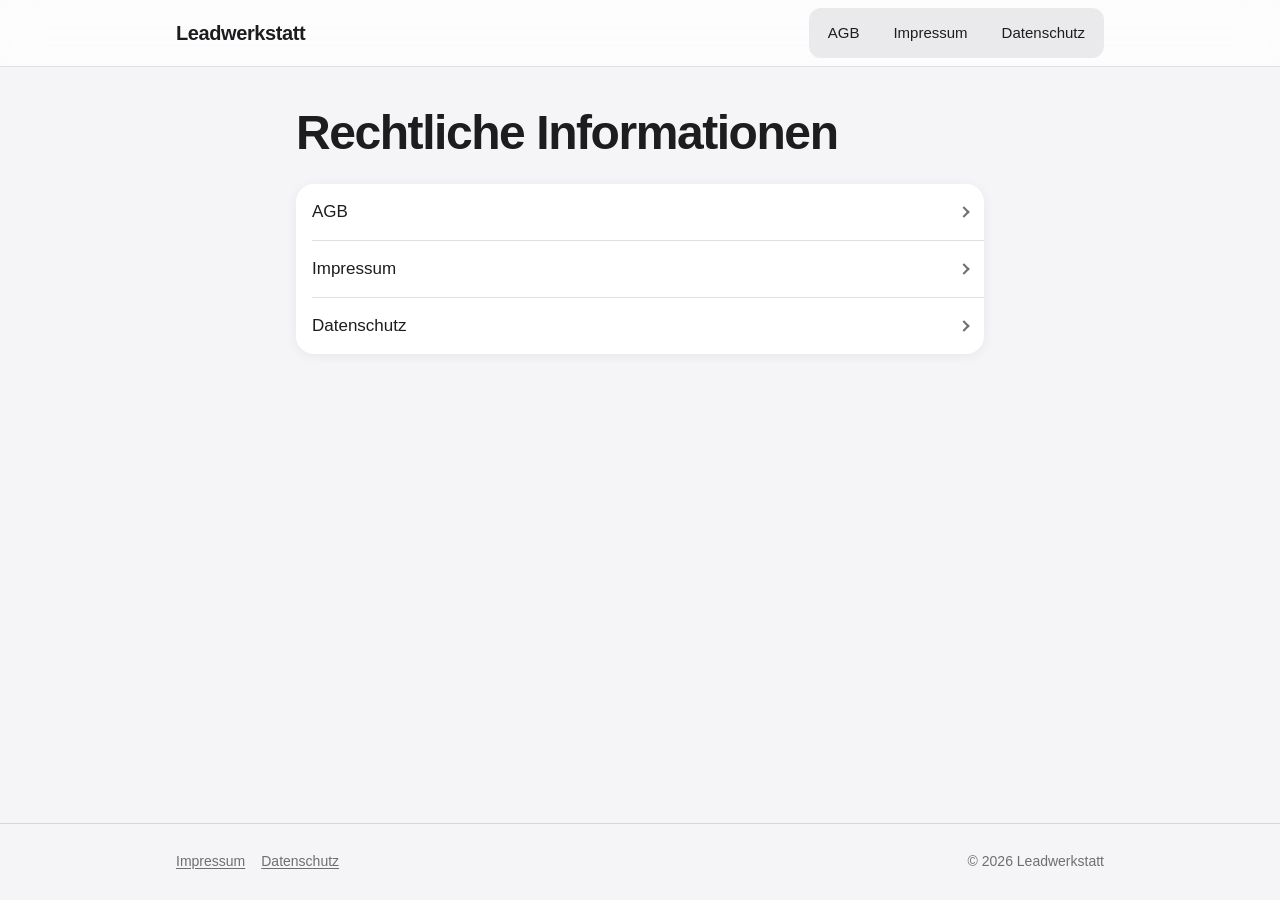
<file: index.html>
<!DOCTYPE html>
<html lang="de">
<head>
  <meta charset="utf-8">
  <meta http-equiv="Content-Security-Policy" content="default-src 'self'; style-src 'self'; img-src 'self' data:; base-uri 'none'; form-action 'none'">
  <meta name="viewport" content="width=device-width, initial-scale=1">
  <meta name="referrer" content="no-referrer">
  <meta name="robots" content="noindex">
  <meta name="color-scheme" content="light">
  <title>Rechtliche Informationen – Leadwerkstatt</title>
  <meta name="description" content="Rechtliche Informationen der Leadwerkstatt: AGB, Impressum und Datenschutzerklärung.">
  <link rel="icon" href="data:,">
  <link rel="stylesheet" href="assets/style.css">
</head>
<body class="startseite">
  <a class="skip" href="#inhalt">Zum Inhalt springen</a>
  <header class="kopf">
    <div class="kopf-innen">
      <a class="logo" href="index.html">Leadwerkstatt</a>
      <nav aria-label="Rechtliche Seiten">
        <div class="segmente">
          <a href="agb/index.html">AGB</a>
          <a href="impressum/index.html">Impressum</a>
          <a href="datenschutz/index.html">Datenschutz</a>
        </div>
      </nav>
    </div>
  </header>
  <main id="inhalt">
    <h1>Rechtliche Informationen</h1>
    <ul class="gruppe">
      <li><a href="agb/index.html">AGB</a></li>
      <li><a href="impressum/index.html">Impressum</a></li>
      <li><a href="datenschutz/index.html">Datenschutz</a></li>
    </ul>
  </main>
  <footer class="fuss">
    <div class="fuss-innen">
      <nav aria-label="Rechtliches">
        <a href="impressum/index.html">Impressum</a>
        <a href="datenschutz/index.html">Datenschutz</a>
      </nav>
      <p>© 2026 Leadwerkstatt</p>
    </div>
  </footer>
</body>
</html>
</file>
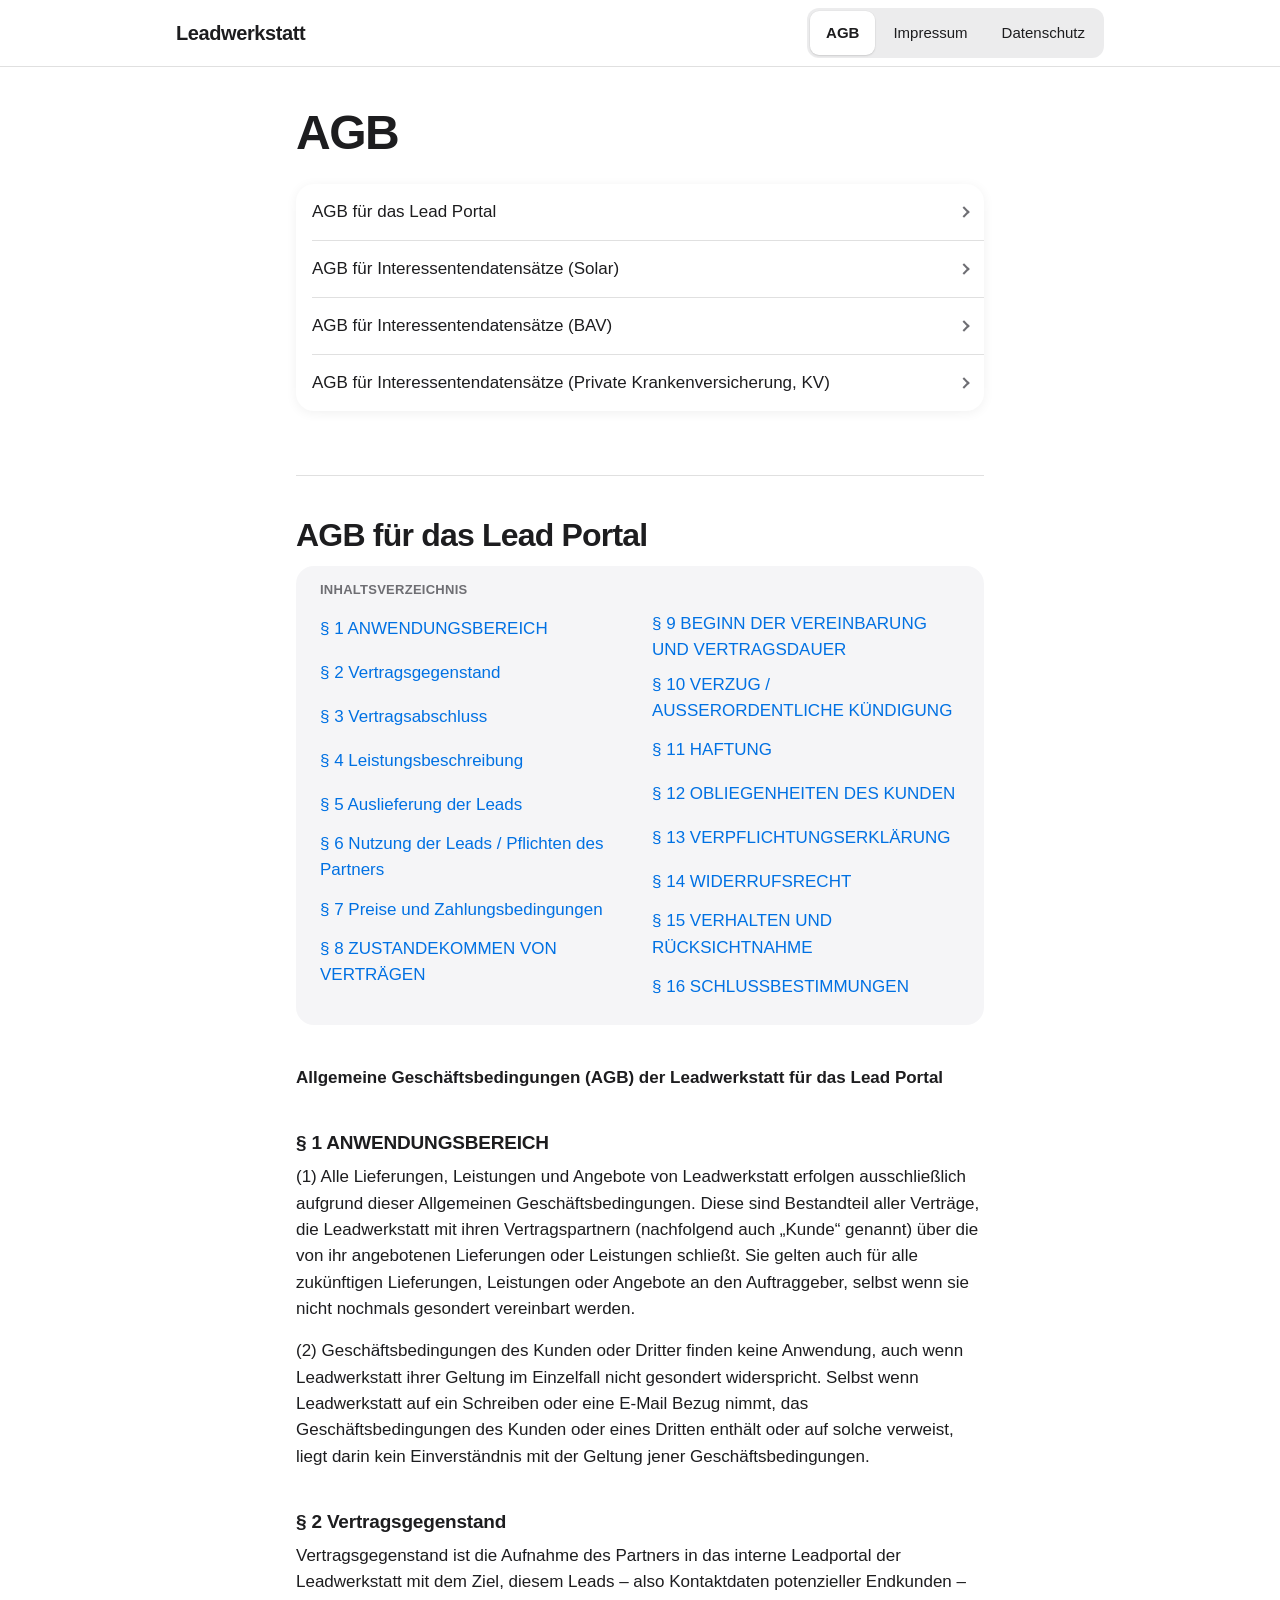
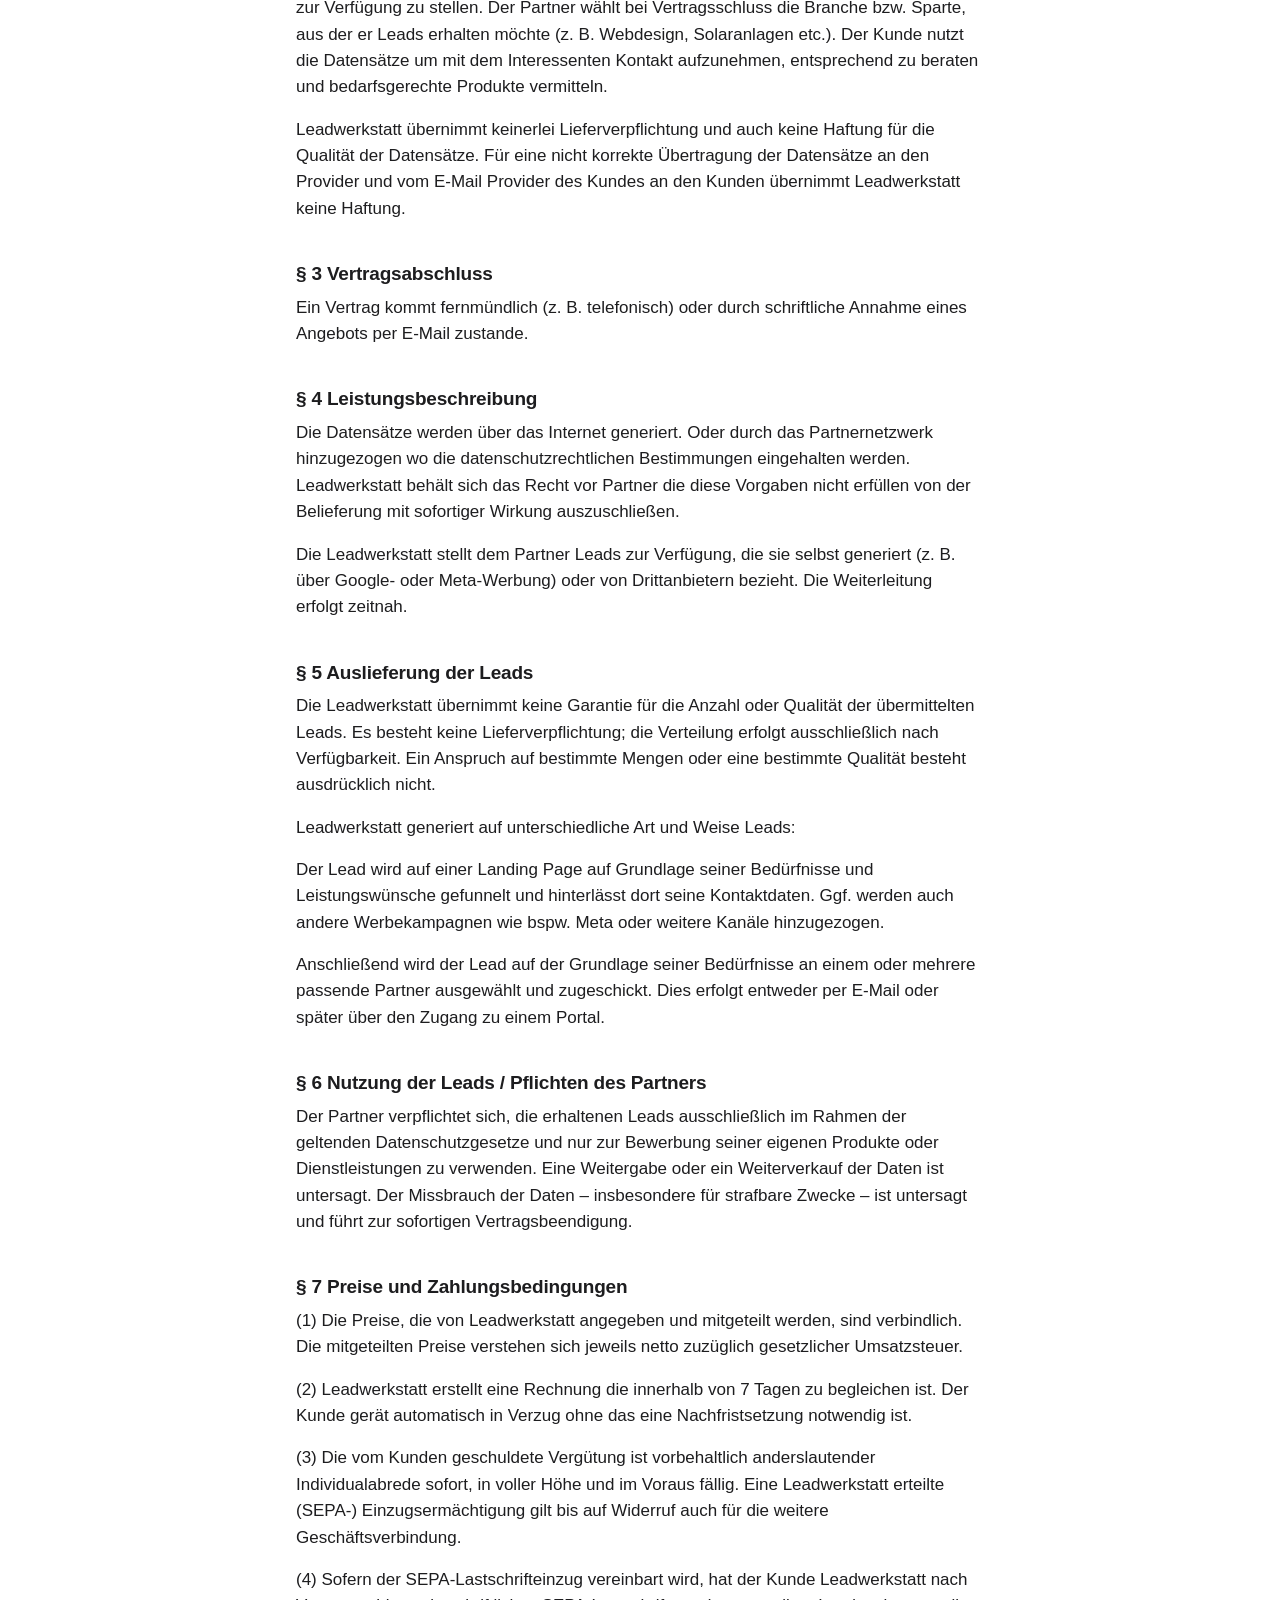
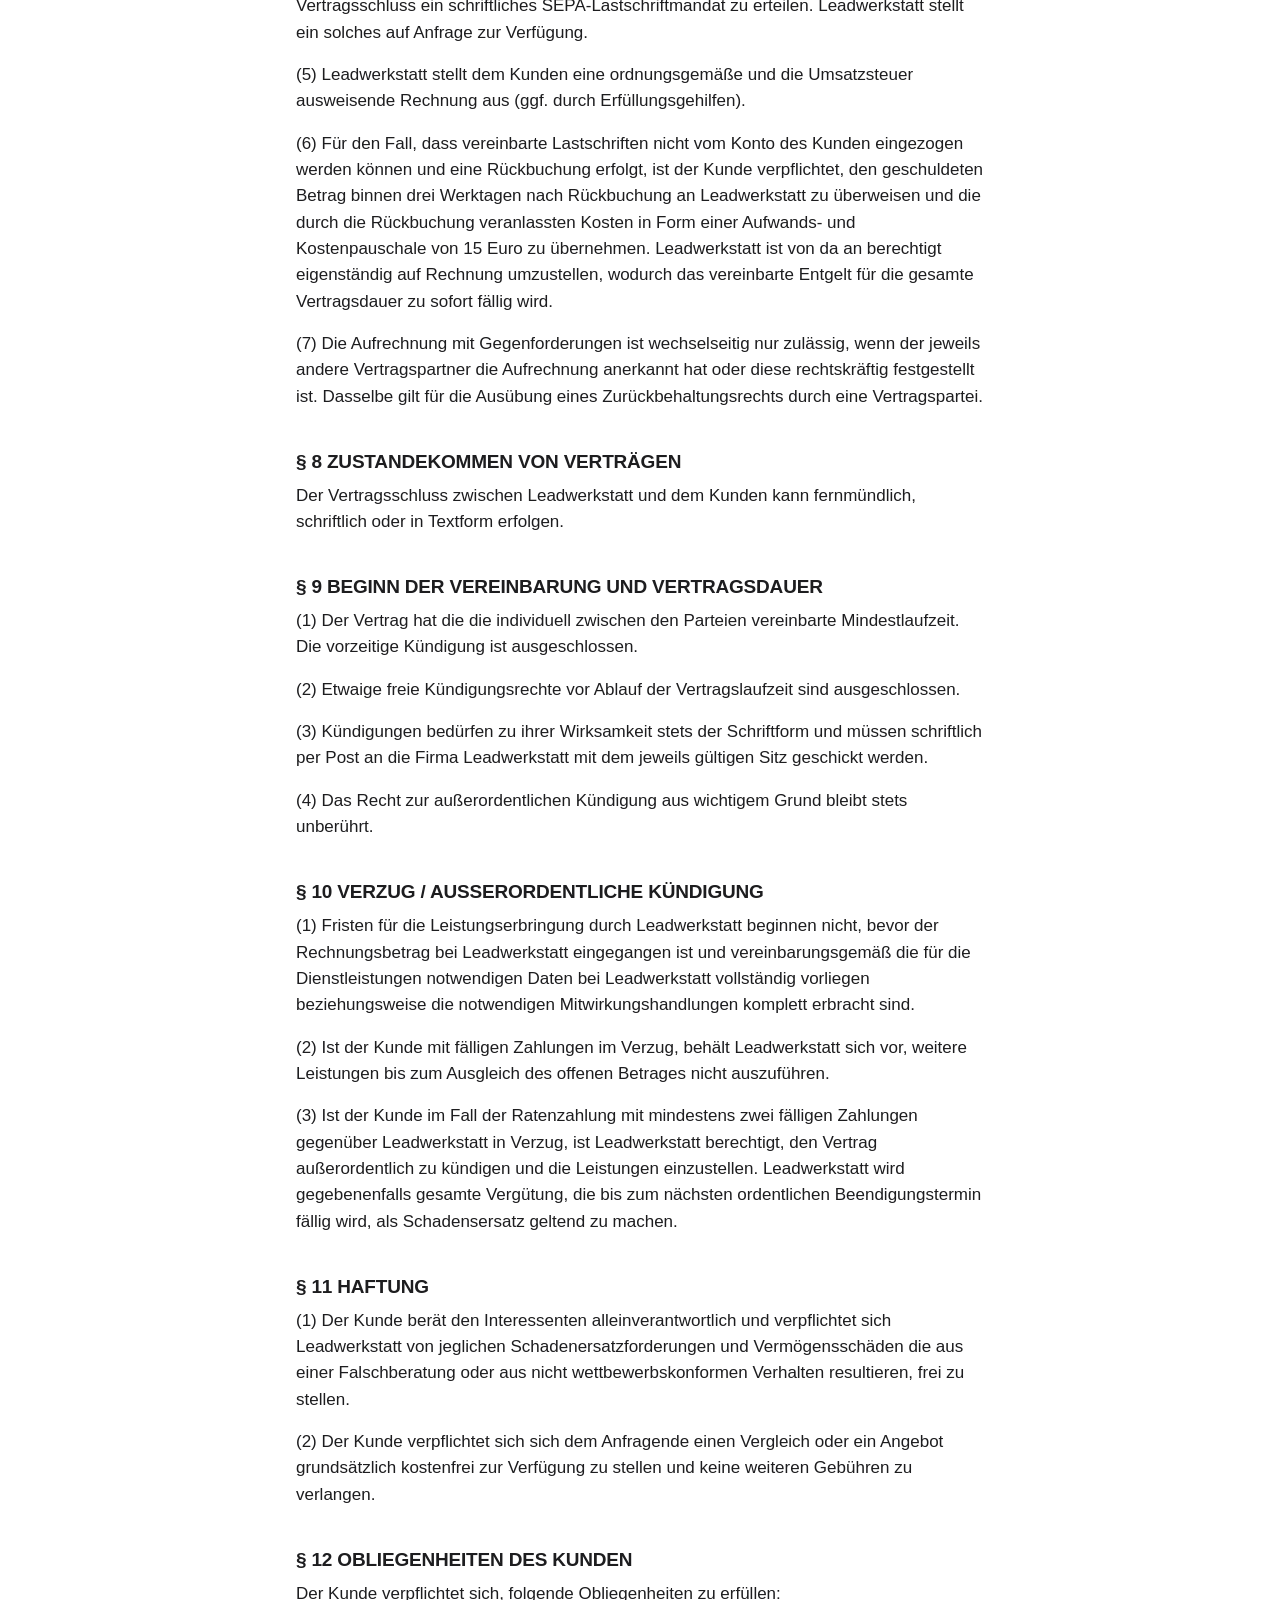
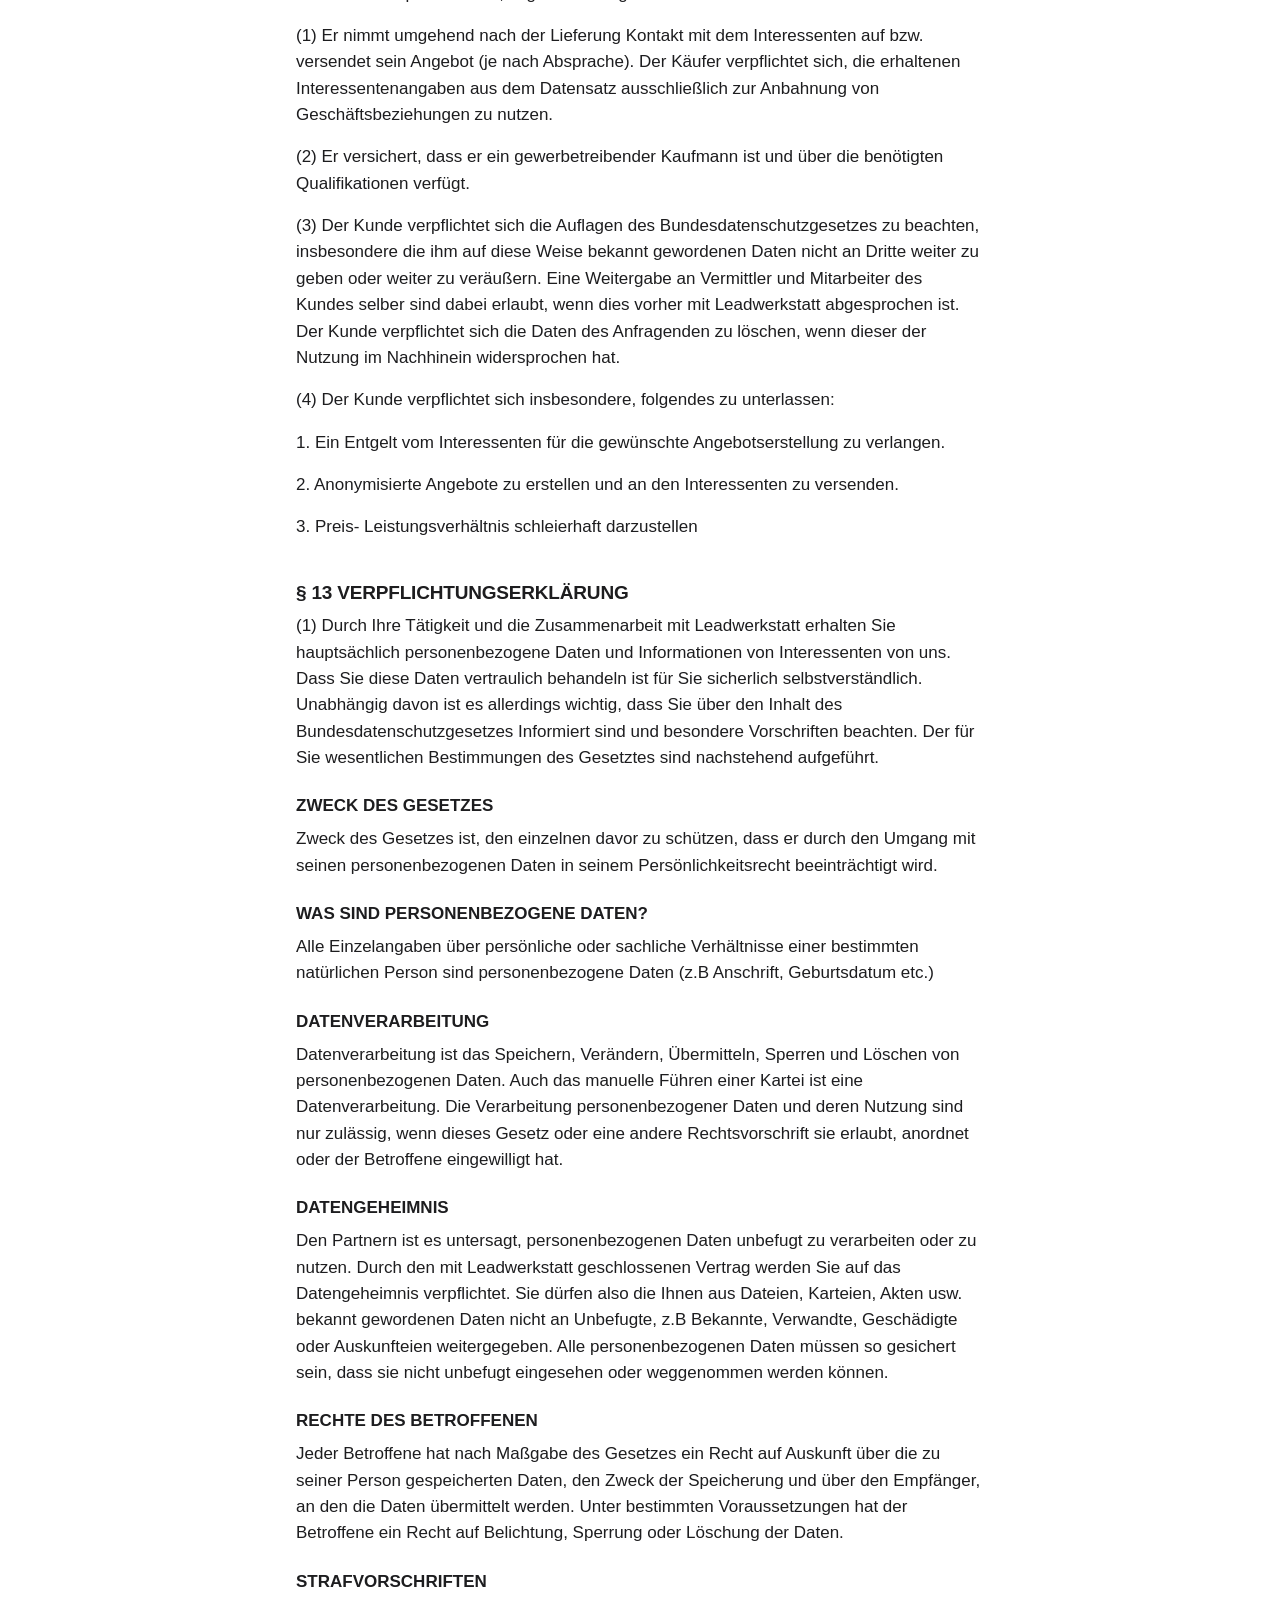
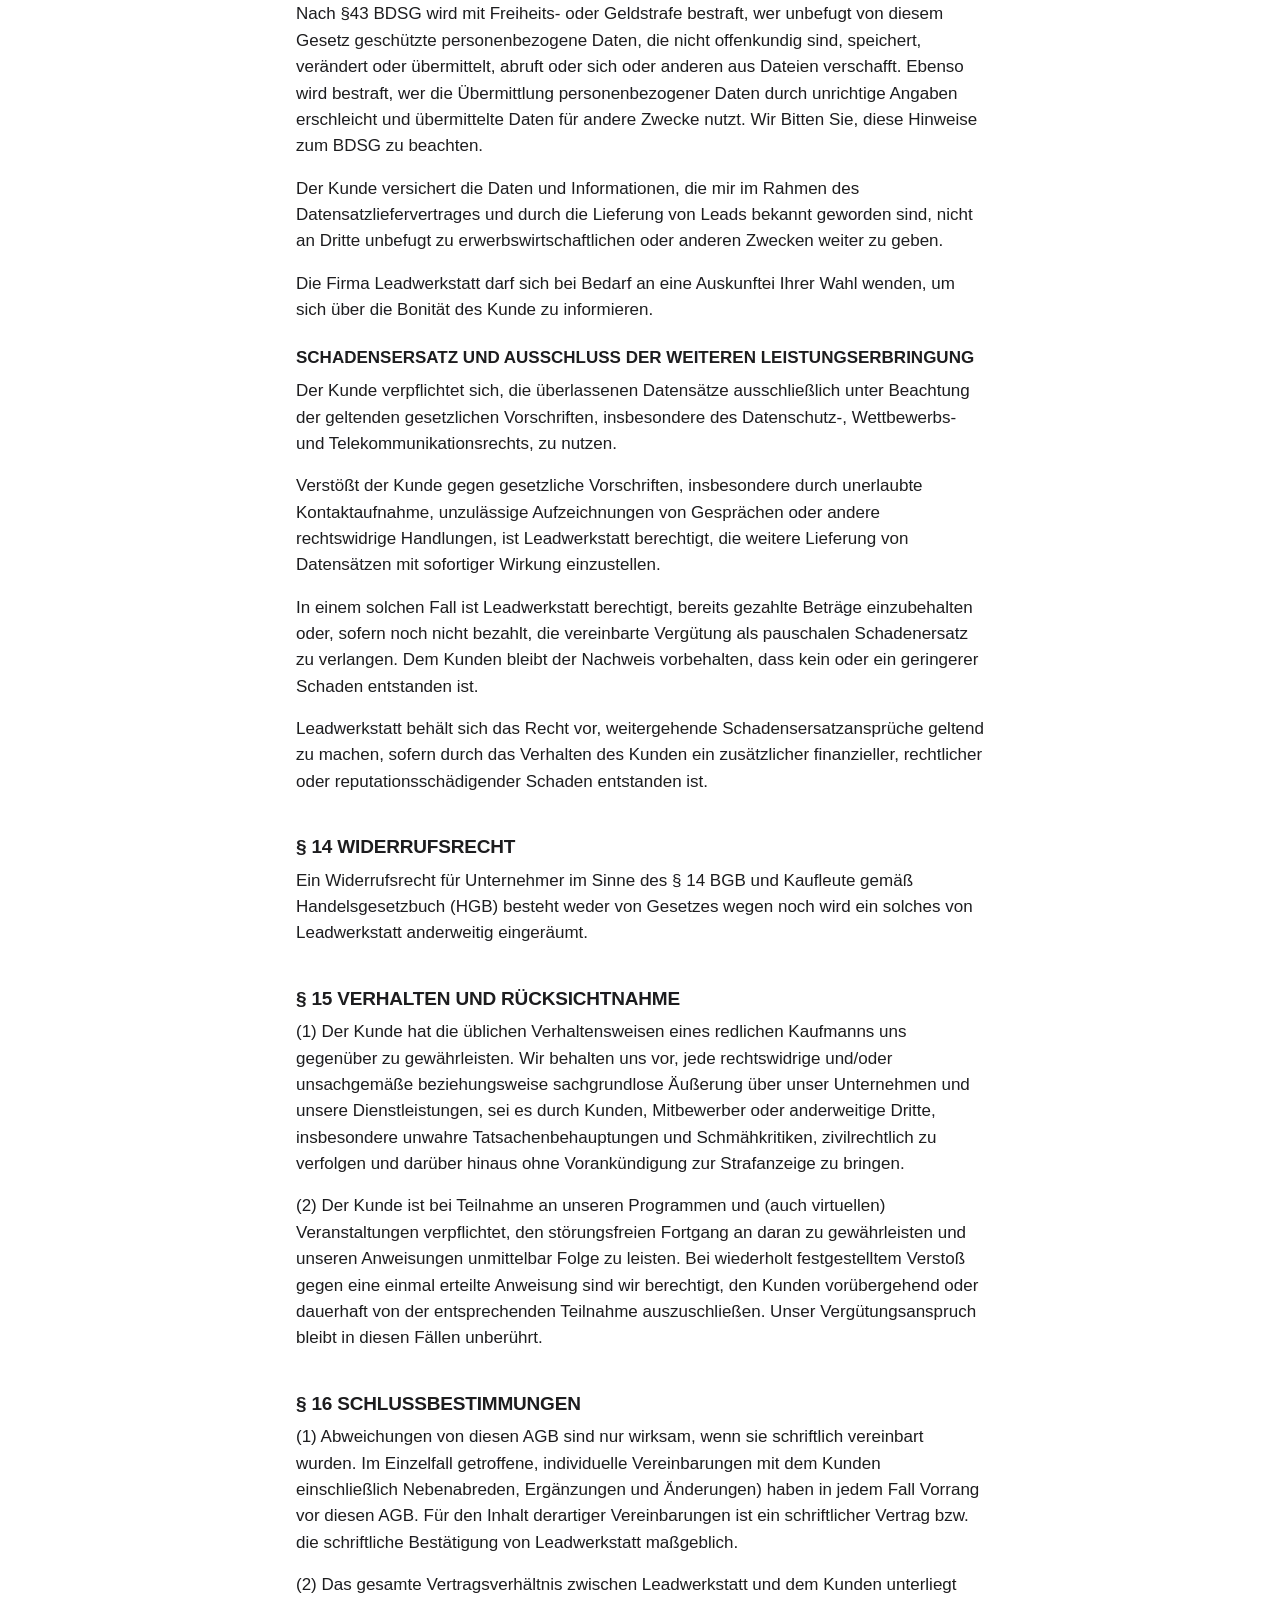
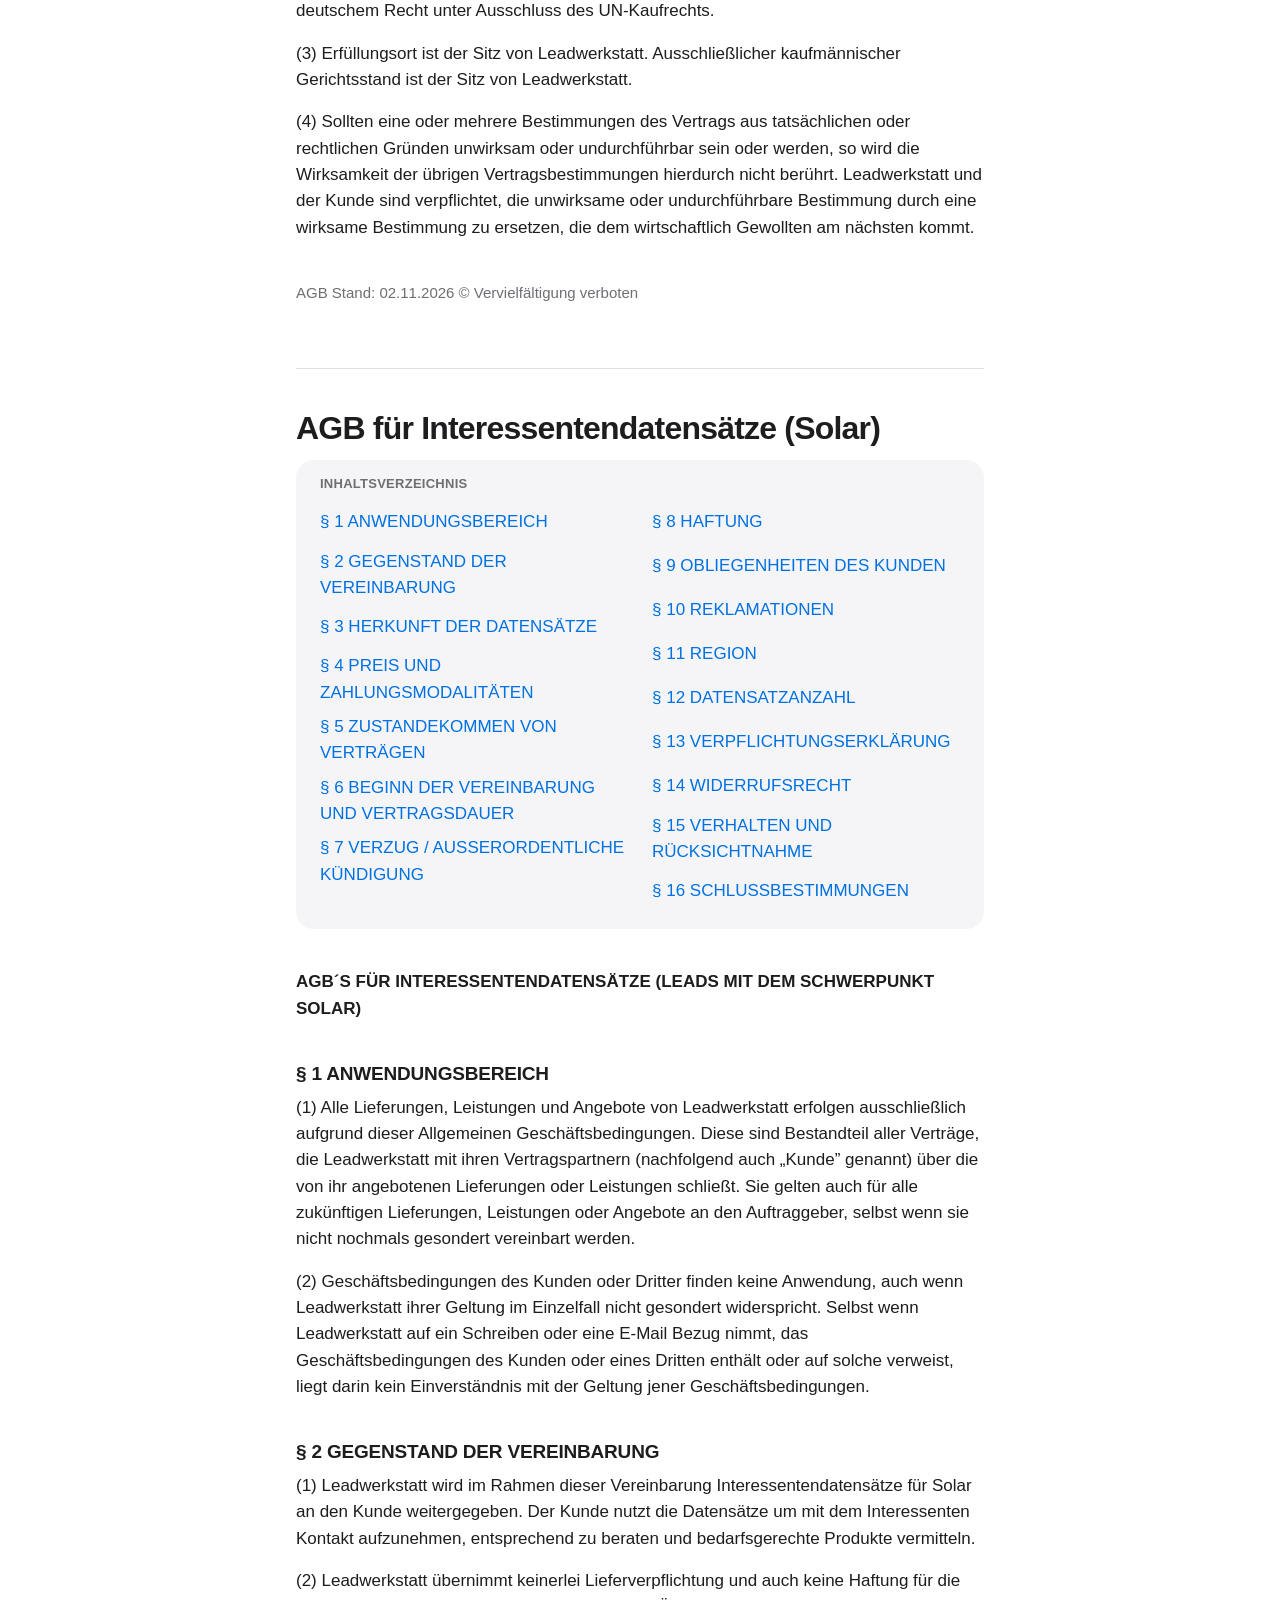
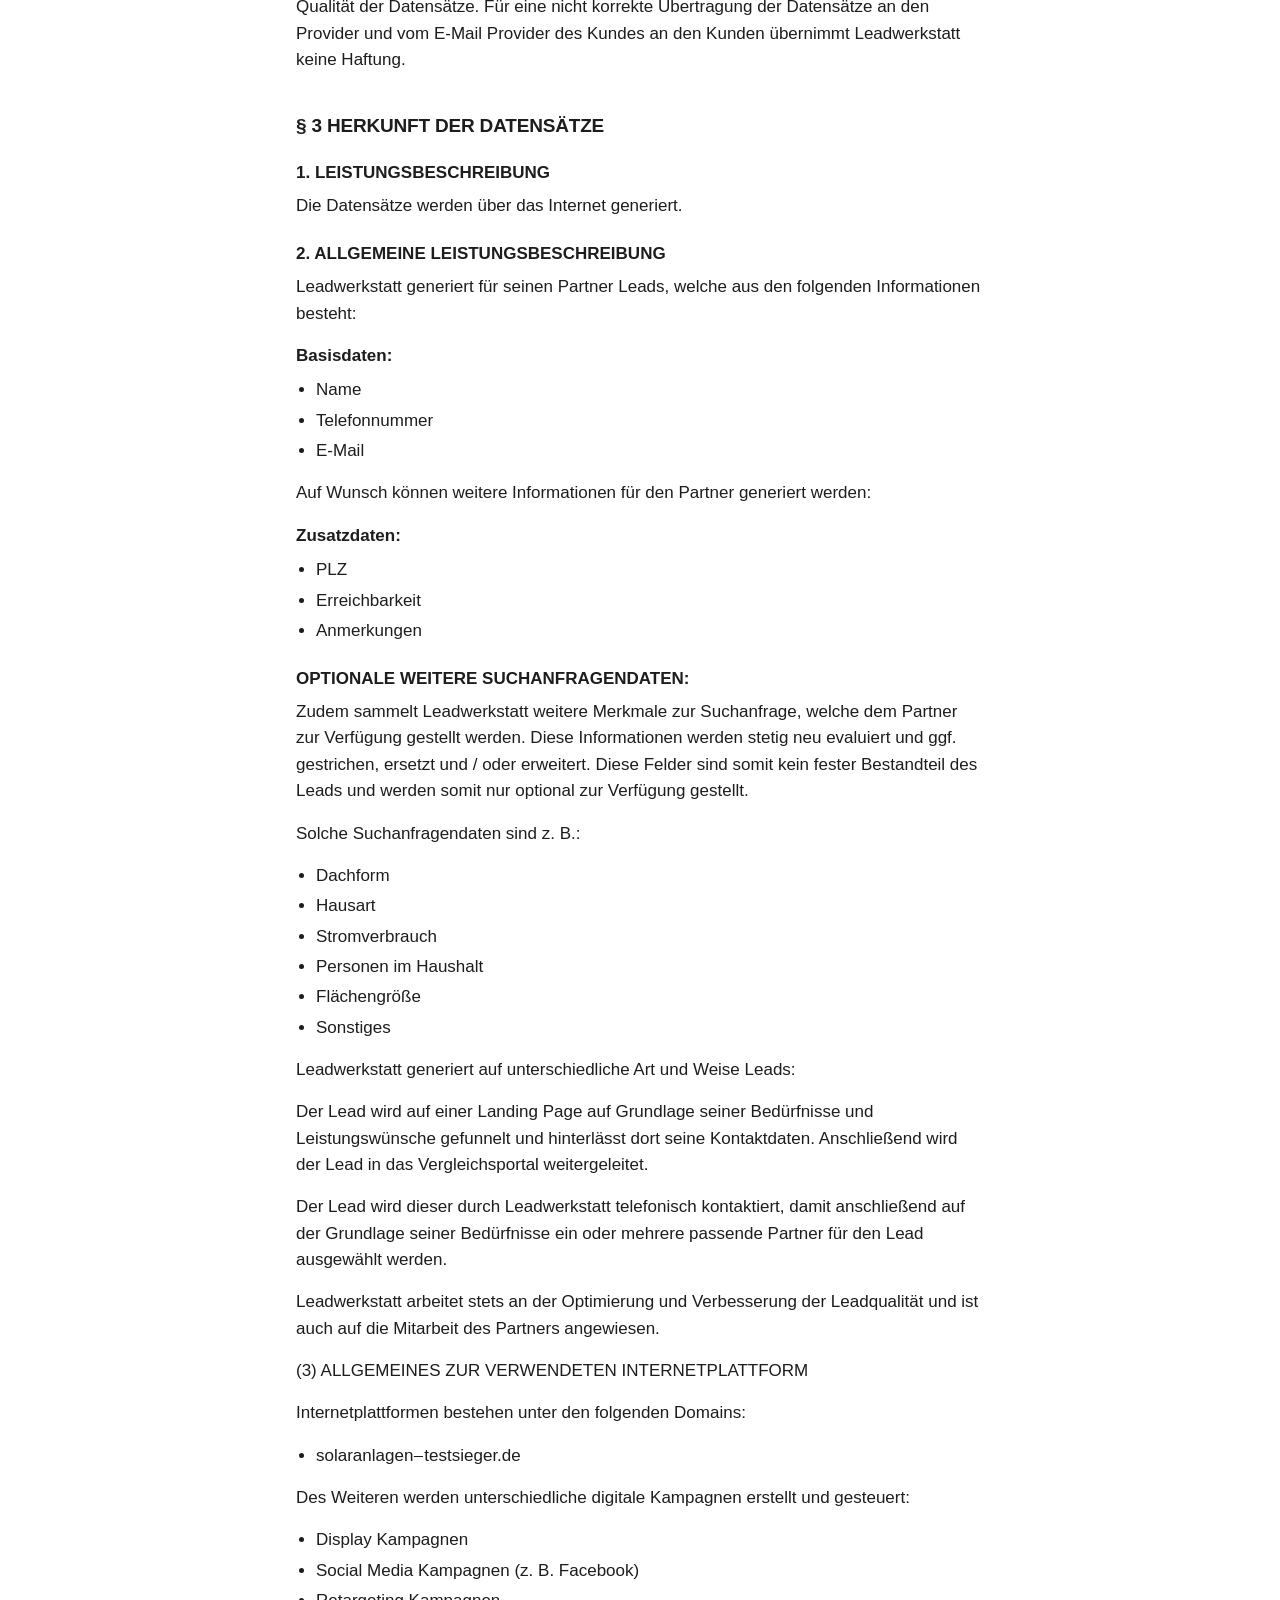
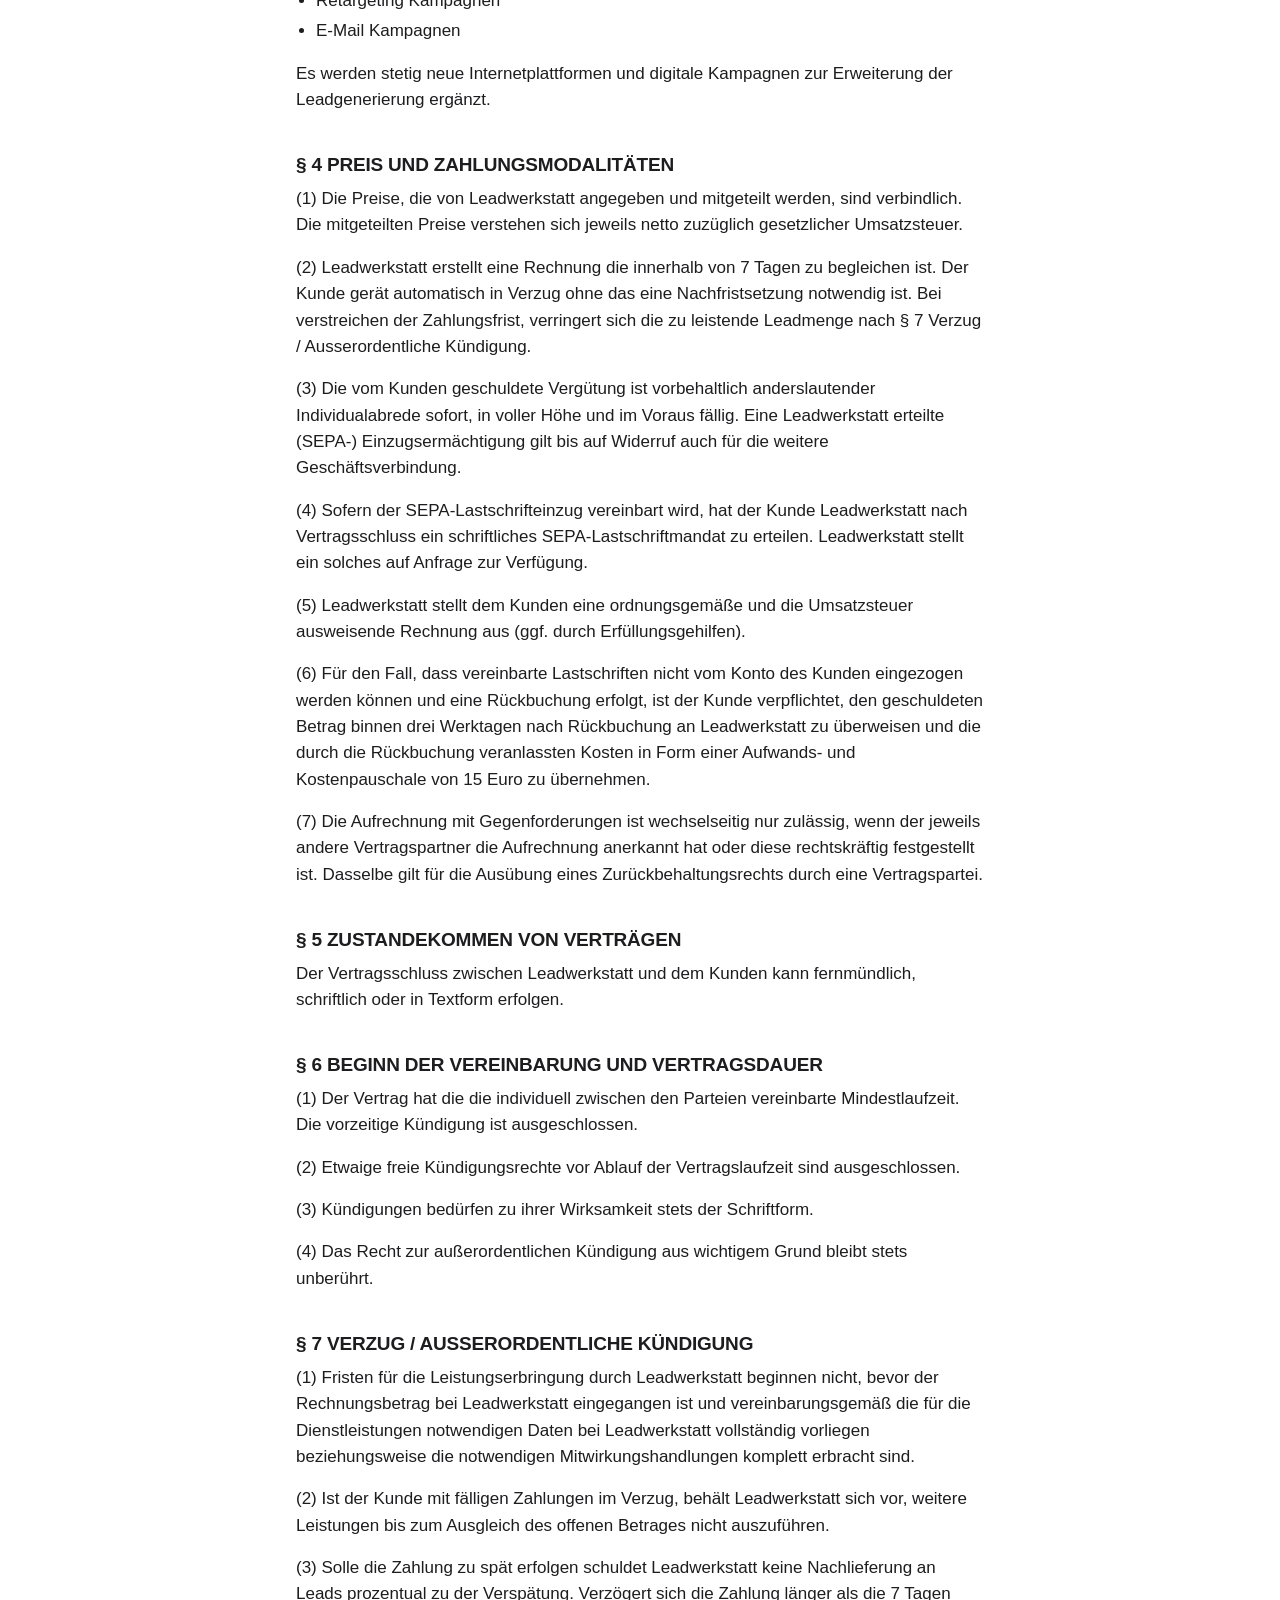
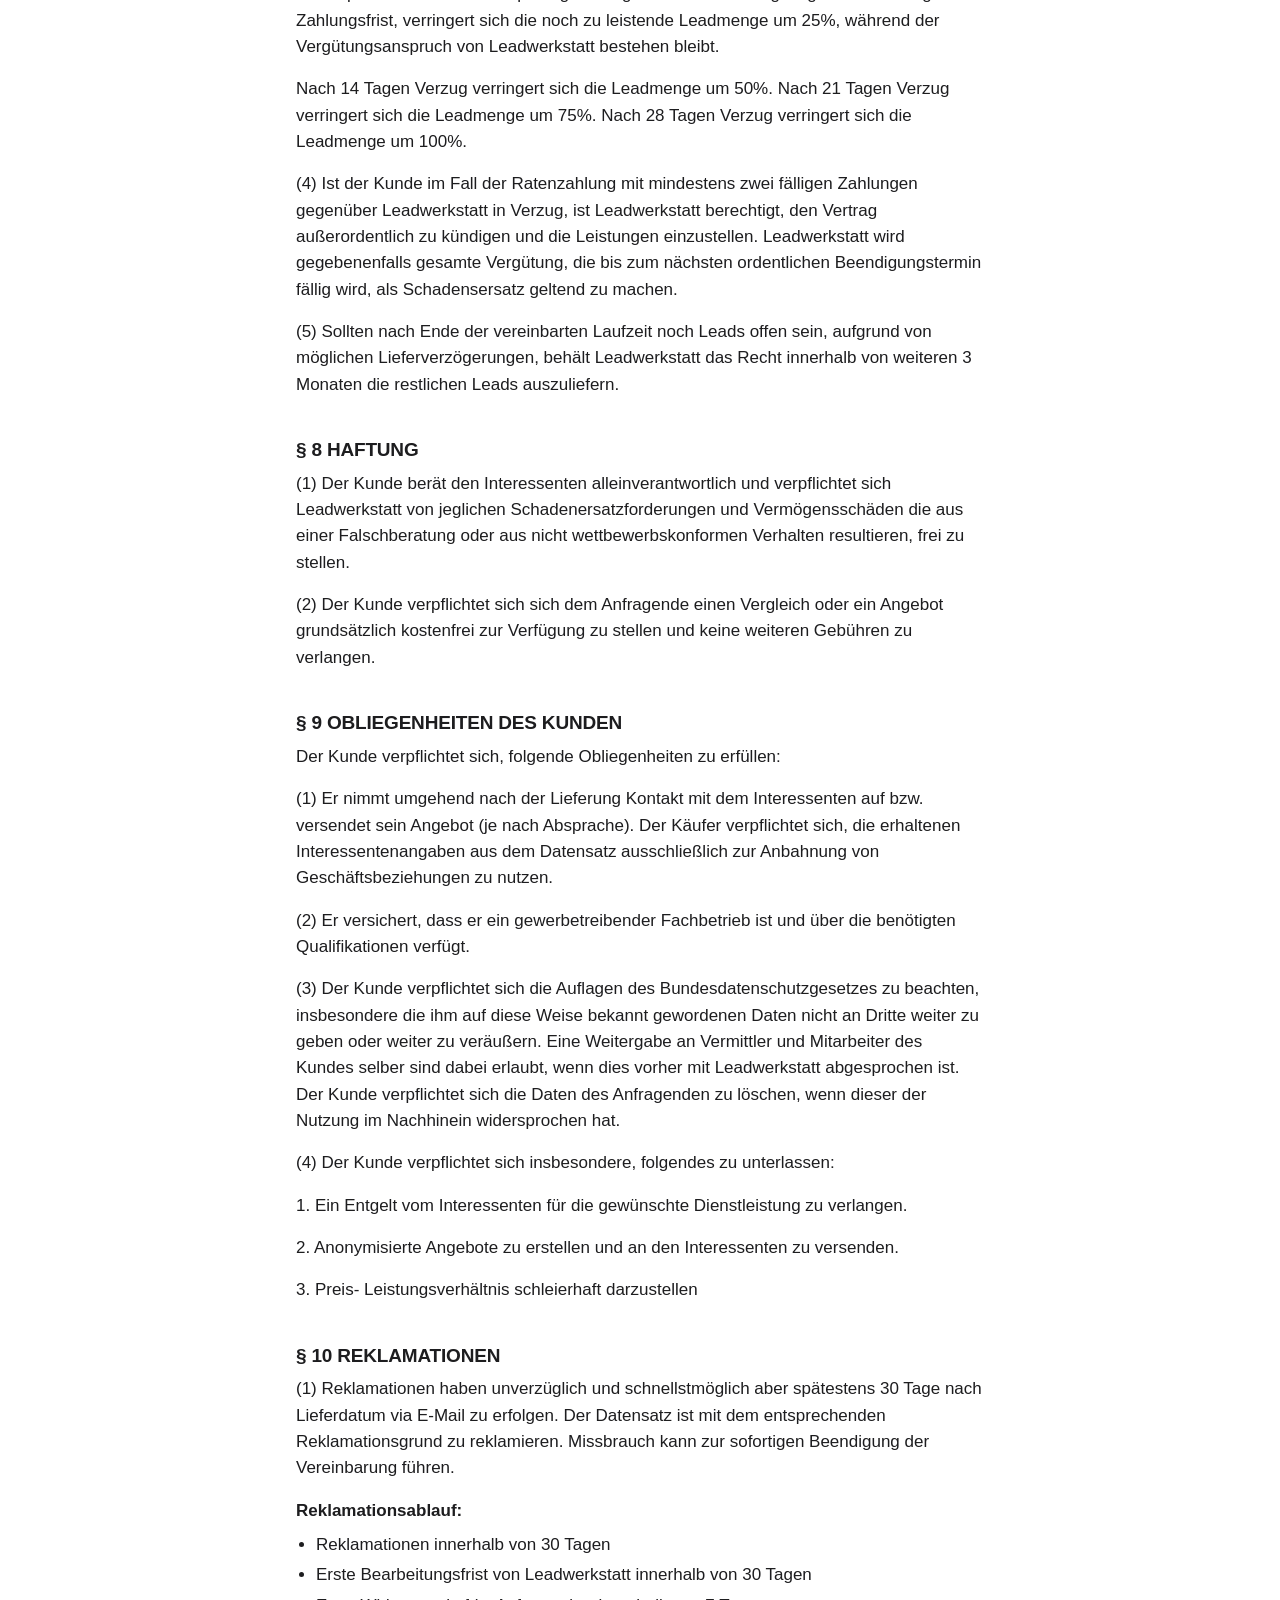
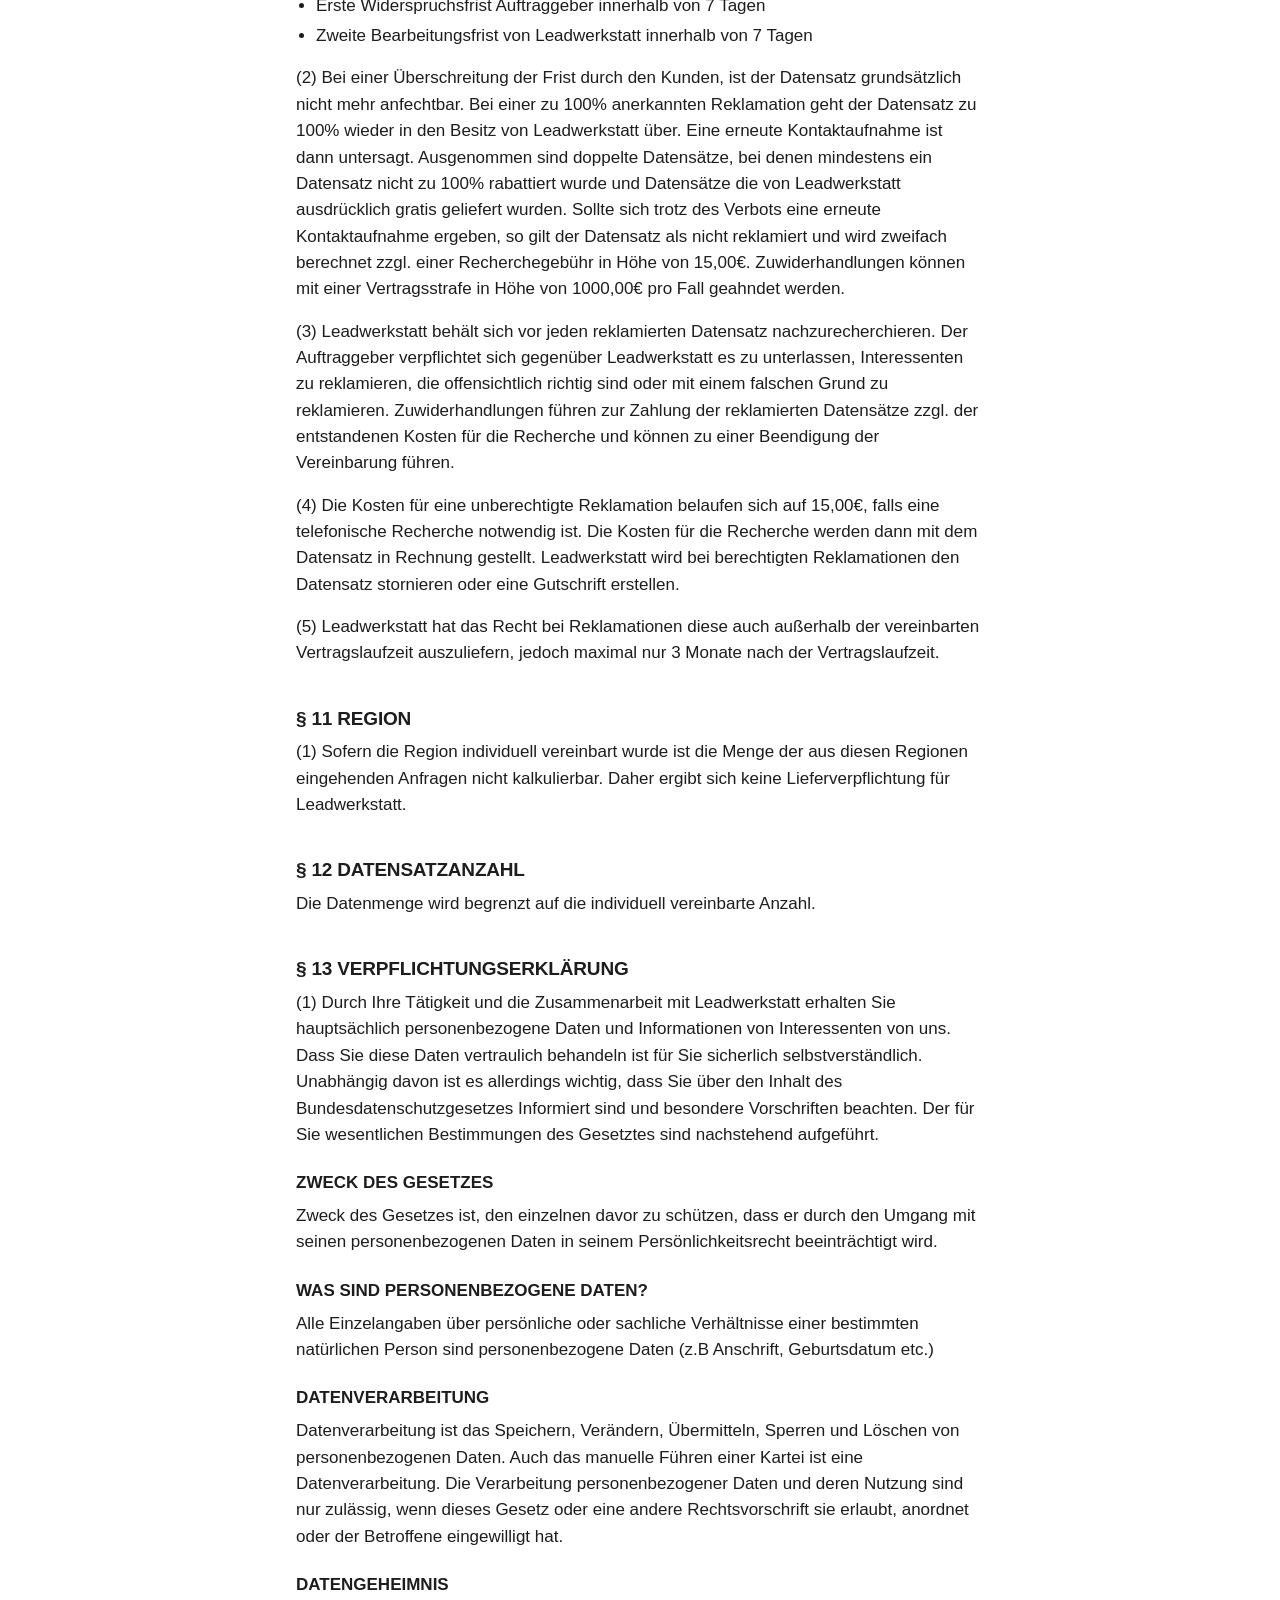
<file: agb/index.html>
<!DOCTYPE html>
<html lang="de">
<head>
  <meta charset="utf-8">
  <meta http-equiv="Content-Security-Policy" content="default-src 'self'; style-src 'self'; img-src 'self' data:; base-uri 'none'; form-action 'none'">
  <meta name="viewport" content="width=device-width, initial-scale=1">
  <meta name="referrer" content="no-referrer">
  <meta name="robots" content="noindex">
  <meta name="color-scheme" content="light">
  <title>AGB – Leadwerkstatt</title>
  <meta name="description" content="Allgemeine Geschäftsbedingungen der Leadwerkstatt: AGB für das Lead Portal und AGB für Interessentendatensätze (Solar).">
  <link rel="icon" href="data:,">
  <link rel="stylesheet" href="../assets/style.css">
</head>
<body>
  <a class="skip" href="#inhalt">Zum Inhalt springen</a>
  <header class="kopf">
    <div class="kopf-innen">
      <a class="logo" href="../index.html">Leadwerkstatt</a>
      <nav aria-label="Rechtliche Seiten">
        <div class="segmente">
          <a href="../agb/index.html" aria-current="page">AGB</a>
          <a href="../impressum/index.html">Impressum</a>
          <a href="../datenschutz/index.html">Datenschutz</a>
        </div>
      </nav>
    </div>
  </header>
  <main id="inhalt">
    <h1>AGB</h1>
    <nav class="sprung" aria-label="Abschnitte dieser Seite">
      <ul class="gruppe">
        <li><a href="#lead-portal">AGB für das Lead Portal</a></li>
        <li><a href="#solar">AGB für Interessentendatensätze (Solar)</a></li>
        <li><a href="#bav">AGB für Interessentendatensätze (BAV)</a></li>
        <li><a href="#kv">AGB für Interessentendatensätze (Private Krankenversicherung, KV)</a></li>
      </ul>
    </nav>
    <section class="abschnitt" id="lead-portal" aria-labelledby="lead-portal-titel">
      <h2 id="lead-portal-titel">AGB für das Lead Portal</h2>
      <nav class="inhalt" aria-labelledby="lead-portal-toc">
        <h3 id="lead-portal-toc">Inhaltsverzeichnis</h3>
        <ul>
<li><a href="#lp-1">§ 1 ANWENDUNGSBEREICH</a></li>
<li><a href="#lp-2">§ 2 Vertragsgegenstand</a></li>
<li><a href="#lp-3">§ 3 Vertragsabschluss</a></li>
<li><a href="#lp-4">§ 4 Leistungsbeschreibung</a></li>
<li><a href="#lp-5">§ 5 Auslieferung der Leads</a></li>
<li><a href="#lp-6">§ 6 Nutzung der Leads / Pflichten des Partners</a></li>
<li><a href="#lp-7">§ 7 Preise und Zahlungsbedingungen</a></li>
<li><a href="#lp-8">§ 8 ZUSTANDEKOMMEN VON VERTRÄGEN</a></li>
<li><a href="#lp-9">§ 9 BEGINN DER VEREINBARUNG UND VERTRAGSDAUER</a></li>
<li><a href="#lp-10">§ 10 VERZUG / AUSSERORDENTLICHE KÜNDIGUNG</a></li>
<li><a href="#lp-11">§ 11 HAFTUNG</a></li>
<li><a href="#lp-12">§ 12 OBLIEGENHEITEN DES KUNDEN</a></li>
<li><a href="#lp-13">§ 13 VERPFLICHTUNGSERKLÄRUNG</a></li>
<li><a href="#lp-14">§ 14 WIDERRUFSRECHT</a></li>
<li><a href="#lp-15">§ 15 VERHALTEN UND RÜCKSICHTNAHME</a></li>
<li><a href="#lp-16">§ 16 SCHLUSSBESTIMMUNGEN</a></li>
        </ul>
      </nav>
      <div class="agb-text">
<p class="agb-titel">Allgemeine Geschäftsbedingungen (AGB) der Leadwerkstatt für das Lead Portal</p>
<h3 id="lp-1">§ 1 ANWENDUNGSBEREICH</h3>
<p>(1) Alle Lieferungen, Leistungen und Angebote von Leadwerkstatt erfolgen ausschließlich aufgrund dieser Allgemeinen Geschäftsbedingungen. Diese sind Bestandteil aller Verträge, die Leadwerkstatt mit ihren Vertragspartnern (nachfolgend auch „Kunde“ genannt) über die von ihr angebotenen Lieferungen oder Leistungen schließt. Sie gelten auch für alle zukünftigen Lieferungen, Leistungen oder Angebote an den Auftraggeber, selbst wenn sie nicht nochmals gesondert vereinbart werden.</p>
<p>(2) Geschäftsbedingungen des Kunden oder Dritter finden keine Anwendung, auch wenn Leadwerkstatt ihrer Geltung im Einzelfall nicht gesondert widerspricht. Selbst wenn Leadwerkstatt auf ein Schreiben oder eine E-Mail Bezug nimmt, das Geschäftsbedingungen des Kunden oder eines Dritten enthält oder auf solche verweist, liegt darin kein Einverständnis mit der Geltung jener Geschäftsbedingungen.</p>
<h3 id="lp-2">§ 2 Vertragsgegenstand</h3>
<p>Vertragsgegenstand ist die Aufnahme des Partners in das interne Leadportal der Leadwerkstatt mit dem Ziel, diesem Leads – also Kontaktdaten potenzieller Endkunden – zur Verfügung zu stellen. Der Partner wählt bei Vertragsschluss die Branche bzw. Sparte, aus der er Leads erhalten möchte (z. B. Webdesign, Solaranlagen etc.). Der Kunde nutzt die Datensätze um mit dem Interessenten Kontakt aufzunehmen, entsprechend zu beraten und bedarfsgerechte Produkte vermitteln.</p>
<p>Leadwerkstatt übernimmt keinerlei Lieferverpflichtung und auch keine Haftung für die Qualität der Datensätze. Für eine nicht korrekte Übertragung der Datensätze an den Provider und vom E-Mail Provider des Kundes an den Kunden übernimmt Leadwerkstatt keine Haftung.</p>
<h3 id="lp-3">§ 3 Vertragsabschluss</h3>
<p>Ein Vertrag kommt fernmündlich (z. B. telefonisch) oder durch schriftliche Annahme eines Angebots per E-Mail zustande.</p>
<h3 id="lp-4">§ 4 Leistungsbeschreibung</h3>
<p>Die Datensätze werden über das Internet generiert. Oder durch das Partnernetzwerk hinzugezogen wo die datenschutzrechtlichen Bestimmungen eingehalten werden. Leadwerkstatt behält sich das Recht vor Partner die diese Vorgaben nicht erfüllen von der Belieferung mit sofortiger Wirkung auszuschließen.</p>
<p>Die Leadwerkstatt stellt dem Partner Leads zur Verfügung, die sie selbst generiert (z. B. über Google- oder Meta-Werbung) oder von Drittanbietern bezieht. Die Weiterleitung erfolgt zeitnah.</p>
<h3 id="lp-5">§ 5 Auslieferung der Leads</h3>
<p>Die Leadwerkstatt übernimmt keine Garantie für die Anzahl oder Qualität der übermittelten Leads. Es besteht keine Lieferverpflichtung; die Verteilung erfolgt ausschließlich nach Verfügbarkeit. Ein Anspruch auf bestimmte Mengen oder eine bestimmte Qualität besteht ausdrücklich nicht.</p>
<p>Leadwerkstatt generiert auf unterschiedliche Art und Weise Leads:</p>
<p>Der Lead wird auf einer Landing Page auf Grundlage seiner Bedürfnisse und Leistungswünsche gefunnelt und hinterlässt dort seine Kontaktdaten. Ggf. werden auch andere Werbekampagnen wie bspw. Meta oder weitere Kanäle hinzugezogen.</p>
<p>Anschließend wird der Lead auf der Grundlage seiner Bedürfnisse an einem oder mehrere passende Partner ausgewählt und zugeschickt. Dies erfolgt entweder per E-Mail oder später über den Zugang zu einem Portal.</p>
<h3 id="lp-6">§ 6 Nutzung der Leads / Pflichten des Partners</h3>
<p>Der Partner verpflichtet sich, die erhaltenen Leads ausschließlich im Rahmen der geltenden Datenschutzgesetze und nur zur Bewerbung seiner eigenen Produkte oder Dienstleistungen zu verwenden. Eine Weitergabe oder ein Weiterverkauf der Daten ist untersagt. Der Missbrauch der Daten – insbesondere für strafbare Zwecke – ist untersagt und führt zur sofortigen Vertragsbeendigung.</p>
<h3 id="lp-7">§ 7 Preise und Zahlungsbedingungen</h3>
<p>(1) Die Preise, die von Leadwerkstatt angegeben und mitgeteilt werden, sind verbindlich. Die mitgeteilten Preise verstehen sich jeweils netto zuzüglich gesetzlicher Umsatzsteuer.</p>
<p>(2) Leadwerkstatt erstellt eine Rechnung die innerhalb von 7 Tagen zu begleichen ist. Der Kunde gerät automatisch in Verzug ohne das eine Nachfristsetzung notwendig ist.</p>
<p>(3) Die vom Kunden geschuldete Vergütung ist vorbehaltlich anderslautender Individualabrede sofort, in voller Höhe und im Voraus fällig. Eine Leadwerkstatt erteilte (SEPA-) Einzugsermächtigung gilt bis auf Widerruf auch für die weitere Geschäftsverbindung.</p>
<p>(4) Sofern der SEPA-Lastschrifteinzug vereinbart wird, hat der Kunde Leadwerkstatt nach Vertragsschluss ein schriftliches SEPA-Lastschriftmandat zu erteilen. Leadwerkstatt stellt ein solches auf Anfrage zur Verfügung.</p>
<p>(5) Leadwerkstatt stellt dem Kunden eine ordnungsgemäße und die Umsatzsteuer ausweisende Rechnung aus (ggf. durch Erfüllungsgehilfen).</p>
<p>(6) Für den Fall, dass vereinbarte Lastschriften nicht vom Konto des Kunden eingezogen werden können und eine Rückbuchung erfolgt, ist der Kunde verpflichtet, den geschuldeten Betrag binnen drei Werktagen nach Rückbuchung an Leadwerkstatt zu überweisen und die durch die Rückbuchung veranlassten Kosten in Form einer Aufwands- und Kostenpauschale von 15 Euro zu übernehmen. Leadwerkstatt ist von da an berechtigt eigenständig auf Rechnung umzustellen, wodurch das vereinbarte Entgelt für die gesamte Vertragsdauer zu sofort fällig wird.</p>
<p>(7) Die Aufrechnung mit Gegenforderungen ist wechselseitig nur zulässig, wenn der jeweils andere Vertragspartner die Aufrechnung anerkannt hat oder diese rechtskräftig festgestellt ist. Dasselbe gilt für die Ausübung eines Zurückbehaltungsrechts durch eine Vertragspartei.</p>
<h3 id="lp-8">§ 8 ZUSTANDEKOMMEN VON VERTRÄGEN</h3>
<p>Der Vertragsschluss zwischen Leadwerkstatt und dem Kunden kann fernmündlich, schriftlich oder in Textform erfolgen.</p>
<h3 id="lp-9">§ 9 BEGINN DER VEREINBARUNG UND VERTRAGSDAUER</h3>
<p>(1) Der Vertrag hat die die individuell zwischen den Parteien vereinbarte Mindestlaufzeit. Die vorzeitige Kündigung ist ausgeschlossen.</p>
<p>(2) Etwaige freie Kündigungsrechte vor Ablauf der Vertragslaufzeit sind ausgeschlossen.</p>
<p>(3) Kündigungen bedürfen zu ihrer Wirksamkeit stets der Schriftform und müssen schriftlich per Post an die Firma Leadwerkstatt mit dem jeweils gültigen Sitz geschickt werden.</p>
<p>(4) Das Recht zur außerordentlichen Kündigung aus wichtigem Grund bleibt stets unberührt.</p>
<h3 id="lp-10">§ 10 VERZUG / AUSSERORDENTLICHE KÜNDIGUNG</h3>
<p>(1) Fristen für die Leistungserbringung durch Leadwerkstatt beginnen nicht, bevor der Rechnungsbetrag bei Leadwerkstatt eingegangen ist und vereinbarungsgemäß die für die Dienstleistungen notwendigen Daten bei Leadwerkstatt vollständig vorliegen beziehungsweise die notwendigen Mitwirkungshandlungen komplett erbracht sind.</p>
<p>(2) Ist der Kunde mit fälligen Zahlungen im Verzug, behält Leadwerkstatt sich vor, weitere Leistungen bis zum Ausgleich des offenen Betrages nicht auszuführen.</p>
<p>(3) Ist der Kunde im Fall der Ratenzahlung mit mindestens zwei fälligen Zahlungen gegenüber Leadwerkstatt in Verzug, ist Leadwerkstatt berechtigt, den Vertrag außerordentlich zu kündigen und die Leistungen einzustellen. Leadwerkstatt wird gegebenenfalls gesamte Vergütung, die bis zum nächsten ordentlichen Beendigungstermin fällig wird, als Schadensersatz geltend zu machen.</p>
<h3 id="lp-11">§ 11 HAFTUNG</h3>
<p>(1) Der Kunde berät den Interessenten alleinverantwortlich und verpflichtet sich Leadwerkstatt von jeglichen Schadenersatzforderungen und Vermögensschäden die aus einer Falschberatung oder aus nicht wettbewerbskonformen Verhalten resultieren, frei zu stellen.</p>
<p>(2) Der Kunde verpflichtet sich sich dem Anfragende einen Vergleich oder ein Angebot grundsätzlich kostenfrei zur Verfügung zu stellen und keine weiteren Gebühren zu verlangen.</p>
<h3 id="lp-12">§ 12 OBLIEGENHEITEN DES KUNDEN</h3>
<p>Der Kunde verpflichtet sich, folgende Obliegenheiten zu erfüllen:</p>
<p>(1) Er nimmt umgehend nach der Lieferung Kontakt mit dem Interessenten auf bzw. versendet sein Angebot (je nach Absprache). Der Käufer verpflichtet sich, die erhaltenen Interessentenangaben aus dem Datensatz ausschließlich zur Anbahnung von Geschäftsbeziehungen zu nutzen.</p>
<p>(2) Er versichert, dass er ein gewerbetreibender Kaufmann ist und über die benötigten Qualifikationen verfügt.</p>
<p>(3) Der Kunde verpflichtet sich die Auflagen des Bundesdatenschutzgesetzes zu beachten, insbesondere die ihm auf diese Weise bekannt gewordenen Daten nicht an Dritte weiter zu geben oder weiter zu veräußern. Eine Weitergabe an Vermittler und Mitarbeiter des Kundes selber sind dabei erlaubt, wenn dies vorher mit Leadwerkstatt abgesprochen ist. Der Kunde verpflichtet sich die Daten des Anfragenden zu löschen, wenn dieser der Nutzung im Nachhinein widersprochen hat.</p>
<p>(4) Der Kunde verpflichtet sich insbesondere, folgendes zu unterlassen:</p>
<p class="nummer">1. Ein Entgelt vom Interessenten für die gewünschte Angebotserstellung zu verlangen.</p>
<p class="nummer">2. Anonymisierte Angebote zu erstellen und an den Interessenten zu versenden.</p>
<p class="nummer">3. Preis- Leistungsverhältnis schleierhaft darzustellen</p>
<h3 id="lp-13">§ 13 VERPFLICHTUNGSERKLÄRUNG</h3>
<p>(1) Durch Ihre Tätigkeit und die Zusammenarbeit mit Leadwerkstatt erhalten Sie hauptsächlich personenbezogene Daten und Informationen von Interessenten von uns. Dass Sie diese Daten vertraulich behandeln ist für Sie sicherlich selbstverständlich. Unabhängig davon ist es allerdings wichtig, dass Sie über den Inhalt des Bundesdatenschutzgesetzes Informiert sind und besondere Vorschriften beachten. Der für Sie wesentlichen Bestimmungen des Gesetztes sind nachstehend aufgeführt.</p>
<h4>ZWECK DES GESETZES</h4>
<p>Zweck des Gesetzes ist, den einzelnen davor zu schützen, dass er durch den Umgang mit seinen personenbezogenen Daten in seinem Persönlichkeitsrecht beeinträchtigt wird.</p>
<h4>WAS SIND PERSONENBEZOGENE DATEN?</h4>
<p>Alle Einzelangaben über persönliche oder sachliche Verhältnisse einer bestimmten natürlichen Person sind personenbezogene Daten (z.B Anschrift, Geburtsdatum etc.)</p>
<h4>DATENVERARBEITUNG</h4>
<p>Datenverarbeitung ist das Speichern, Verändern, Übermitteln, Sperren und Löschen von personenbezogenen Daten. Auch das manuelle Führen einer Kartei ist eine Datenverarbeitung. Die Verarbeitung personenbezogener Daten und deren Nutzung sind nur zulässig, wenn dieses Gesetz oder eine andere Rechtsvorschrift sie erlaubt, anordnet oder der Betroffene eingewilligt hat.</p>
<h4>DATENGEHEIMNIS</h4>
<p>Den Partnern ist es untersagt, personenbezogenen Daten unbefugt zu verarbeiten oder zu nutzen. Durch den mit Leadwerkstatt geschlossenen Vertrag werden Sie auf das Datengeheimnis verpflichtet. Sie dürfen also die Ihnen aus Dateien, Karteien, Akten usw. bekannt gewordenen Daten nicht an Unbefugte, z.B Bekannte, Verwandte, Geschädigte oder Auskunfteien weitergegeben. Alle personenbezogenen Daten müssen so gesichert sein, dass sie nicht unbefugt eingesehen oder weggenommen werden können.</p>
<h4>RECHTE DES BETROFFENEN</h4>
<p>Jeder Betroffene hat nach Maßgabe des Gesetzes ein Recht auf Auskunft über die zu seiner Person gespeicherten Daten, den Zweck der Speicherung und über den Empfänger, an den die Daten übermittelt werden. Unter bestimmten Voraussetzungen hat der Betroffene ein Recht auf Belichtung, Sperrung oder Löschung der Daten.</p>
<h4>STRAFVORSCHRIFTEN</h4>
<p>Nach §43 BDSG wird mit Freiheits- oder Geldstrafe bestraft, wer unbefugt von diesem Gesetz geschützte personenbezogene Daten, die nicht offenkundig sind, speichert, verändert oder übermittelt, abruft oder sich oder anderen aus Dateien verschafft. Ebenso wird bestraft, wer die Übermittlung personenbezogener Daten durch unrichtige Angaben erschleicht und übermittelte Daten für andere Zwecke nutzt. Wir Bitten Sie, diese Hinweise zum BDSG zu beachten.</p>
<p>Der Kunde versichert die Daten und Informationen, die mir im Rahmen des Datensatzliefervertrages und durch die Lieferung von Leads bekannt geworden sind, nicht an Dritte unbefugt zu erwerbswirtschaftlichen oder anderen Zwecken weiter zu geben.</p>
<p>Die Firma Leadwerkstatt darf sich bei Bedarf an eine Auskunftei Ihrer Wahl wenden, um sich über die Bonität des Kunde zu informieren.</p>
<h4>SCHADENSERSATZ UND AUSSCHLUSS DER WEITEREN LEISTUNGSERBRINGUNG</h4>
<p>Der Kunde verpflichtet sich, die überlassenen Datensätze ausschließlich unter Beachtung der geltenden gesetzlichen Vorschriften, insbesondere des Datenschutz-, Wettbewerbs- und Telekommunikationsrechts, zu nutzen.</p>
<p>Verstößt der Kunde gegen gesetzliche Vorschriften, insbesondere durch unerlaubte Kontaktaufnahme, unzulässige Aufzeichnungen von Gesprächen oder andere rechtswidrige Handlungen, ist Leadwerkstatt berechtigt, die weitere Lieferung von Datensätzen mit sofortiger Wirkung einzustellen.</p>
<p>In einem solchen Fall ist Leadwerkstatt berechtigt, bereits gezahlte Beträge einzubehalten oder, sofern noch nicht bezahlt, die vereinbarte Vergütung als pauschalen Schadenersatz zu verlangen. Dem Kunden bleibt der Nachweis vorbehalten, dass kein oder ein geringerer Schaden entstanden ist.</p>
<p>Leadwerkstatt behält sich das Recht vor, weitergehende Schadensersatzansprüche geltend zu machen, sofern durch das Verhalten des Kunden ein zusätzlicher finanzieller, rechtlicher oder reputationsschädigender Schaden entstanden ist.</p>
<h3 id="lp-14">§ 14 WIDERRUFSRECHT</h3>
<p>Ein Widerrufsrecht für Unternehmer im Sinne des § 14 BGB und Kaufleute gemäß Handelsgesetzbuch (HGB) besteht weder von Gesetzes wegen noch wird ein solches von Leadwerkstatt anderweitig eingeräumt.</p>
<h3 id="lp-15">§ 15 VERHALTEN UND RÜCKSICHTNAHME</h3>
<p>(1) Der Kunde hat die üblichen Verhaltensweisen eines redlichen Kaufmanns uns gegenüber zu gewährleisten. Wir behalten uns vor, jede rechtswidrige und/oder unsachgemäße beziehungsweise sachgrundlose Äußerung über unser Unternehmen und unsere Dienstleistungen, sei es durch Kunden, Mitbewerber oder anderweitige Dritte, insbesondere unwahre Tatsachenbehauptungen und Schmähkritiken, zivilrechtlich zu verfolgen und darüber hinaus ohne Vorankündigung zur Strafanzeige zu bringen.</p>
<p>(2) Der Kunde ist bei Teilnahme an unseren Programmen und (auch virtuellen) Veranstaltungen verpflichtet, den störungsfreien Fortgang an daran zu gewährleisten und unseren Anweisungen unmittelbar Folge zu leisten. Bei wiederholt festgestelltem Verstoß gegen eine einmal erteilte Anweisung sind wir berechtigt, den Kunden vorübergehend oder dauerhaft von der entsprechenden Teilnahme auszuschließen. Unser Vergütungsanspruch bleibt in diesen Fällen unberührt.</p>
<h3 id="lp-16">§ 16 SCHLUSSBESTIMMUNGEN</h3>
<p>(1) Abweichungen von diesen AGB sind nur wirksam, wenn sie schriftlich vereinbart wurden. Im Einzelfall getroffene, individuelle Vereinbarungen mit dem Kunden einschließlich Nebenabreden, Ergänzungen und Änderungen) haben in jedem Fall Vorrang vor diesen AGB. Für den Inhalt derartiger Vereinbarungen ist ein schriftlicher Vertrag bzw. die schriftliche Bestätigung von Leadwerkstatt maßgeblich.</p>
<p>(2) Das gesamte Vertragsverhältnis zwischen Leadwerkstatt und dem Kunden unterliegt deutschem Recht unter Ausschluss des UN-Kaufrechts.</p>
<p>(3) Erfüllungsort ist der Sitz von Leadwerkstatt. Ausschließlicher kaufmännischer Gerichtsstand ist der Sitz von Leadwerkstatt.</p>
<p>(4) Sollten eine oder mehrere Bestimmungen des Vertrags aus tatsächlichen oder rechtlichen Gründen unwirksam oder undurchführbar sein oder werden, so wird die Wirksamkeit der übrigen Vertragsbestimmungen hierdurch nicht berührt. Leadwerkstatt und der Kunde sind verpflichtet, die unwirksame oder undurchführbare Bestimmung durch eine wirksame Bestimmung zu ersetzen, die dem wirtschaftlich Gewollten am nächsten kommt.</p>
<p class="stand">AGB Stand: 02.11.2026 © Vervielfältigung verboten</p>
      </div>
    </section>
    <section class="abschnitt" id="solar" aria-labelledby="solar-titel">
      <h2 id="solar-titel">AGB für Interessentendatensätze (Solar)</h2>
      <nav class="inhalt" aria-labelledby="solar-toc">
        <h3 id="solar-toc">Inhaltsverzeichnis</h3>
        <ul>
<li><a href="#so-1">§ 1 ANWENDUNGSBEREICH</a></li>
<li><a href="#so-2">§ 2 GEGENSTAND DER VEREINBARUNG</a></li>
<li><a href="#so-3">§ 3 HERKUNFT DER DATENSÄTZE</a></li>
<li><a href="#so-4">§ 4 PREIS UND ZAHLUNGSMODALITÄTEN</a></li>
<li><a href="#so-5">§ 5 ZUSTANDEKOMMEN VON VERTRÄGEN</a></li>
<li><a href="#so-6">§ 6 BEGINN DER VEREINBARUNG UND VERTRAGSDAUER</a></li>
<li><a href="#so-7">§ 7 VERZUG / AUSSERORDENTLICHE KÜNDIGUNG</a></li>
<li><a href="#so-8">§ 8 HAFTUNG</a></li>
<li><a href="#so-9">§ 9 OBLIEGENHEITEN DES KUNDEN</a></li>
<li><a href="#so-10">§ 10 REKLAMATIONEN</a></li>
<li><a href="#so-11">§ 11 REGION</a></li>
<li><a href="#so-12">§ 12 DATENSATZANZAHL</a></li>
<li><a href="#so-13">§ 13 VERPFLICHTUNGSERKLÄRUNG</a></li>
<li><a href="#so-14">§ 14 WIDERRUFSRECHT</a></li>
<li><a href="#so-15">§ 15 VERHALTEN UND RÜCKSICHTNAHME</a></li>
<li><a href="#so-16">§ 16 SCHLUSSBESTIMMUNGEN</a></li>
        </ul>
      </nav>
      <div class="agb-text">
<p class="agb-titel">AGB´S FÜR INTERESSENTENDATENSÄTZE (LEADS MIT DEM SCHWERPUNKT SOLAR)</p>
<h3 id="so-1">§ 1 ANWENDUNGSBEREICH</h3>
<p>(1) Alle Lieferungen, Leistungen und Angebote von Leadwerkstatt erfolgen ausschließlich aufgrund dieser Allgemeinen Geschäftsbedingungen. Diese sind Bestandteil aller Verträge, die Leadwerkstatt mit ihren Vertragspartnern (nachfolgend auch „Kunde” genannt) über die von ihr angebotenen Lieferungen oder Leistungen schließt. Sie gelten auch für alle zukünftigen Lieferungen, Leistungen oder Angebote an den Auftraggeber, selbst wenn sie nicht nochmals gesondert vereinbart werden.</p>
<p>(2) Geschäftsbedingungen des Kunden oder Dritter finden keine Anwendung, auch wenn Leadwerkstatt ihrer Geltung im Einzelfall nicht gesondert widerspricht. Selbst wenn Leadwerkstatt auf ein Schreiben oder eine E-Mail Bezug nimmt, das Geschäftsbedingungen des Kunden oder eines Dritten enthält oder auf solche verweist, liegt darin kein Einverständnis mit der Geltung jener Geschäftsbedingungen.</p>
<h3 id="so-2">§ 2 GEGENSTAND DER VEREINBARUNG</h3>
<p>(1) Leadwerkstatt wird im Rahmen dieser Vereinbarung Interessentendatensätze für Solar an den Kunde weitergegeben. Der Kunde nutzt die Datensätze um mit dem Interessenten Kontakt aufzunehmen, entsprechend zu beraten und bedarfsgerechte Produkte vermitteln.</p>
<p>(2) Leadwerkstatt übernimmt keinerlei Lieferverpflichtung und auch keine Haftung für die Qualität der Datensätze. Für eine nicht korrekte Übertragung der Datensätze an den Provider und vom E-Mail Provider des Kundes an den Kunden übernimmt Leadwerkstatt keine Haftung.</p>
<h3 id="so-3">§ 3 HERKUNFT DER DATENSÄTZE</h3>
<h4>1. LEISTUNGSBESCHREIBUNG</h4>
<p>Die Datensätze werden über das Internet generiert.</p>
<h4>2. ALLGEMEINE LEISTUNGSBESCHREIBUNG</h4>
<p>Leadwerkstatt generiert für seinen Partner Leads, welche aus den folgenden Informationen besteht:</p>
<p class="zwischentitel">Basisdaten:</p>
<ul>
<li>Name</li>
<li>Telefonnummer</li>
<li>E-Mail</li>
</ul>
<p>Auf Wunsch können weitere Informationen für den Partner generiert werden:</p>
<p class="zwischentitel">Zusatzdaten:</p>
<ul>
<li>PLZ</li>
<li>Erreichbarkeit</li>
<li>Anmerkungen</li>
</ul>
<h4>OPTIONALE WEITERE SUCHANFRAGENDATEN:</h4>
<p>Zudem sammelt Leadwerkstatt weitere Merkmale zur Suchanfrage, welche dem Partner zur Verfügung gestellt werden. Diese Informationen werden stetig neu evaluiert und ggf. gestrichen, ersetzt und / oder erweitert. Diese Felder sind somit kein fester Bestandteil des Leads und werden somit nur optional zur Verfügung gestellt.</p>
<p>Solche Suchanfragendaten sind z. B.:</p>
<ul>
<li>Dachform</li>
<li>Hausart</li>
<li>Stromverbrauch</li>
<li>Personen im Haushalt</li>
<li>Flächengröße</li>
<li>Sonstiges</li>
</ul>
<p>Leadwerkstatt generiert auf unterschiedliche Art und Weise Leads:</p>
<p>Der Lead wird auf einer Landing Page auf Grundlage seiner Bedürfnisse und Leistungswünsche gefunnelt und hinterlässt dort seine Kontaktdaten. Anschließend wird der Lead in das Vergleichsportal weitergeleitet.</p>
<p>Der Lead wird dieser durch Leadwerkstatt telefonisch kontaktiert, damit anschließend auf der Grundlage seiner Bedürfnisse ein oder mehrere passende Partner für den Lead ausgewählt werden.</p>
<p>Leadwerkstatt arbeitet stets an der Optimierung und Verbesserung der Leadqualität und ist auch auf die Mitarbeit des Partners angewiesen.</p>
<p>(3) ALLGEMEINES ZUR VERWENDETEN INTERNETPLATTFORM</p>
<p>Internetplattformen bestehen unter den folgenden Domains:</p>
<ul>
<li>solaranlagen‒testsieger.de</li>
</ul>
<p>Des Weiteren werden unterschiedliche digitale Kampagnen erstellt und gesteuert:</p>
<ul>
<li>Display Kampagnen</li>
<li>Social Media Kampagnen (z. B. Facebook)</li>
<li>Retargeting Kampagnen</li>
<li>E-Mail Kampagnen</li>
</ul>
<p>Es werden stetig neue Internetplattformen und digitale Kampagnen zur Erweiterung der Leadgenerierung ergänzt.</p>
<h3 id="so-4">§ 4 PREIS UND ZAHLUNGSMODALITÄTEN</h3>
<p>(1) Die Preise, die von Leadwerkstatt angegeben und mitgeteilt werden, sind verbindlich. Die mitgeteilten Preise verstehen sich jeweils netto zuzüglich gesetzlicher Umsatzsteuer.</p>
<p>(2) Leadwerkstatt erstellt eine Rechnung die innerhalb von 7 Tagen zu begleichen ist. Der Kunde gerät automatisch in Verzug ohne das eine Nachfristsetzung notwendig ist. Bei verstreichen der Zahlungsfrist, verringert sich die zu leistende Leadmenge nach § 7 Verzug / Ausserordentliche Kündigung.</p>
<p>(3) Die vom Kunden geschuldete Vergütung ist vorbehaltlich anderslautender Individualabrede sofort, in voller Höhe und im Voraus fällig. Eine Leadwerkstatt erteilte (SEPA-) Einzugsermächtigung gilt bis auf Widerruf auch für die weitere Geschäftsverbindung.</p>
<p>(4) Sofern der SEPA-Lastschrifteinzug vereinbart wird, hat der Kunde Leadwerkstatt nach Vertragsschluss ein schriftliches SEPA-Lastschriftmandat zu erteilen. Leadwerkstatt stellt ein solches auf Anfrage zur Verfügung.</p>
<p>(5) Leadwerkstatt stellt dem Kunden eine ordnungsgemäße und die Umsatzsteuer ausweisende Rechnung aus (ggf. durch Erfüllungsgehilfen).</p>
<p>(6) Für den Fall, dass vereinbarte Lastschriften nicht vom Konto des Kunden eingezogen werden können und eine Rückbuchung erfolgt, ist der Kunde verpflichtet, den geschuldeten Betrag binnen drei Werktagen nach Rückbuchung an Leadwerkstatt zu überweisen und die durch die Rückbuchung veranlassten Kosten in Form einer Aufwands- und Kostenpauschale von 15 Euro zu übernehmen.</p>
<p>(7) Die Aufrechnung mit Gegenforderungen ist wechselseitig nur zulässig, wenn der jeweils andere Vertragspartner die Aufrechnung anerkannt hat oder diese rechtskräftig festgestellt ist. Dasselbe gilt für die Ausübung eines Zurückbehaltungsrechts durch eine Vertragspartei.</p>
<h3 id="so-5">§ 5 ZUSTANDEKOMMEN VON VERTRÄGEN</h3>
<p>Der Vertragsschluss zwischen Leadwerkstatt und dem Kunden kann fernmündlich, schriftlich oder in Textform erfolgen.</p>
<h3 id="so-6">§ 6 BEGINN DER VEREINBARUNG UND VERTRAGSDAUER</h3>
<p>(1) Der Vertrag hat die die individuell zwischen den Parteien vereinbarte Mindestlaufzeit. Die vorzeitige Kündigung ist ausgeschlossen.</p>
<p>(2) Etwaige freie Kündigungsrechte vor Ablauf der Vertragslaufzeit sind ausgeschlossen.</p>
<p>(3) Kündigungen bedürfen zu ihrer Wirksamkeit stets der Schriftform.</p>
<p>(4) Das Recht zur außerordentlichen Kündigung aus wichtigem Grund bleibt stets unberührt.</p>
<h3 id="so-7">§ 7 VERZUG / AUSSERORDENTLICHE KÜNDIGUNG</h3>
<p>(1) Fristen für die Leistungserbringung durch Leadwerkstatt beginnen nicht, bevor der Rechnungsbetrag bei Leadwerkstatt eingegangen ist und vereinbarungsgemäß die für die Dienstleistungen notwendigen Daten bei Leadwerkstatt vollständig vorliegen beziehungsweise die notwendigen Mitwirkungshandlungen komplett erbracht sind.</p>
<p>(2) Ist der Kunde mit fälligen Zahlungen im Verzug, behält Leadwerkstatt sich vor, weitere Leistungen bis zum Ausgleich des offenen Betrages nicht auszuführen.</p>
<p>(3) Solle die Zahlung zu spät erfolgen schuldet Leadwerkstatt keine Nachlieferung an Leads prozentual zu der Verspätung. Verzögert sich die Zahlung länger als die 7 Tagen Zahlungsfrist, verringert sich die noch zu leistende Leadmenge um 25%, während der Vergütungsanspruch von Leadwerkstatt bestehen bleibt.</p>
<p>Nach 14 Tagen Verzug verringert sich die Leadmenge um 50%. Nach 21 Tagen Verzug verringert sich die Leadmenge um 75%. Nach 28 Tagen Verzug verringert sich die Leadmenge um 100%.</p>
<p>(4) Ist der Kunde im Fall der Ratenzahlung mit mindestens zwei fälligen Zahlungen gegenüber Leadwerkstatt in Verzug, ist Leadwerkstatt berechtigt, den Vertrag außerordentlich zu kündigen und die Leistungen einzustellen. Leadwerkstatt wird gegebenenfalls gesamte Vergütung, die bis zum nächsten ordentlichen Beendigungstermin fällig wird, als Schadensersatz geltend zu machen.</p>
<p>(5) Sollten nach Ende der vereinbarten Laufzeit noch Leads offen sein, aufgrund von möglichen Lieferverzögerungen, behält Leadwerkstatt das Recht innerhalb von weiteren 3 Monaten die restlichen Leads auszuliefern.</p>
<h3 id="so-8">§ 8 HAFTUNG</h3>
<p>(1) Der Kunde berät den Interessenten alleinverantwortlich und verpflichtet sich Leadwerkstatt von jeglichen Schadenersatzforderungen und Vermögensschäden die aus einer Falschberatung oder aus nicht wettbewerbskonformen Verhalten resultieren, frei zu stellen.</p>
<p>(2) Der Kunde verpflichtet sich sich dem Anfragende einen Vergleich oder ein Angebot grundsätzlich kostenfrei zur Verfügung zu stellen und keine weiteren Gebühren zu verlangen.</p>
<h3 id="so-9">§ 9 OBLIEGENHEITEN DES KUNDEN</h3>
<p>Der Kunde verpflichtet sich, folgende Obliegenheiten zu erfüllen:</p>
<p>(1) Er nimmt umgehend nach der Lieferung Kontakt mit dem Interessenten auf bzw. versendet sein Angebot (je nach Absprache). Der Käufer verpflichtet sich, die erhaltenen Interessentenangaben aus dem Datensatz ausschließlich zur Anbahnung von Geschäftsbeziehungen zu nutzen.</p>
<p>(2) Er versichert, dass er ein gewerbetreibender Fachbetrieb ist und über die benötigten Qualifikationen verfügt.</p>
<p>(3) Der Kunde verpflichtet sich die Auflagen des Bundesdatenschutzgesetzes zu beachten, insbesondere die ihm auf diese Weise bekannt gewordenen Daten nicht an Dritte weiter zu geben oder weiter zu veräußern. Eine Weitergabe an Vermittler und Mitarbeiter des Kundes selber sind dabei erlaubt, wenn dies vorher mit Leadwerkstatt abgesprochen ist. Der Kunde verpflichtet sich die Daten des Anfragenden zu löschen, wenn dieser der Nutzung im Nachhinein widersprochen hat.</p>
<p>(4) Der Kunde verpflichtet sich insbesondere, folgendes zu unterlassen:</p>
<p class="nummer">1. Ein Entgelt vom Interessenten für die gewünschte Dienstleistung zu verlangen.</p>
<p class="nummer">2. Anonymisierte Angebote zu erstellen und an den Interessenten zu versenden.</p>
<p class="nummer">3. Preis- Leistungsverhältnis schleierhaft darzustellen</p>
<h3 id="so-10">§ 10 REKLAMATIONEN</h3>
<p>(1) Reklamationen haben unverzüglich und schnellstmöglich aber spätestens 30 Tage nach Lieferdatum via E-Mail zu erfolgen. Der Datensatz ist mit dem entsprechenden Reklamationsgrund zu reklamieren. Missbrauch kann zur sofortigen Beendigung der Vereinbarung führen.</p>
<p class="zwischentitel">Reklamationsablauf:</p>
<ul>
<li>Reklamationen innerhalb von 30 Tagen</li>
<li>Erste Bearbeitungsfrist von Leadwerkstatt innerhalb von 30 Tagen</li>
<li>Erste Widerspruchsfrist Auftraggeber innerhalb von 7 Tagen</li>
<li>Zweite Bearbeitungsfrist von Leadwerkstatt innerhalb von 7 Tagen</li>
</ul>
<p>(2) Bei einer Überschreitung der Frist durch den Kunden, ist der Datensatz grundsätzlich nicht mehr anfechtbar. Bei einer zu 100% anerkannten Reklamation geht der Datensatz zu 100% wieder in den Besitz von Leadwerkstatt über. Eine erneute Kontaktaufnahme ist dann untersagt. Ausgenommen sind doppelte Datensätze, bei denen mindestens ein Datensatz nicht zu 100% rabattiert wurde und Datensätze die von Leadwerkstatt ausdrücklich gratis geliefert wurden. Sollte sich trotz des Verbots eine erneute Kontaktaufnahme ergeben, so gilt der Datensatz als nicht reklamiert und wird zweifach berechnet zzgl. einer Recherchegebühr in Höhe von 15,00€. Zuwiderhandlungen können mit einer Vertragsstrafe in Höhe von 1000,00€ pro Fall geahndet werden.</p>
<p>(3) Leadwerkstatt behält sich vor jeden reklamierten Datensatz nachzurecherchieren. Der Auftraggeber verpflichtet sich gegenüber Leadwerkstatt es zu unterlassen, Interessenten zu reklamieren, die offensichtlich richtig sind oder mit einem falschen Grund zu reklamieren. Zuwiderhandlungen führen zur Zahlung der reklamierten Datensätze zzgl. der entstandenen Kosten für die Recherche und können zu einer Beendigung der Vereinbarung führen.</p>
<p>(4) Die Kosten für eine unberechtigte Reklamation belaufen sich auf 15,00€, falls eine telefonische Recherche notwendig ist. Die Kosten für die Recherche werden dann mit dem Datensatz in Rechnung gestellt. Leadwerkstatt wird bei berechtigten Reklamationen den Datensatz stornieren oder eine Gutschrift erstellen.</p>
<p>(5) Leadwerkstatt hat das Recht bei Reklamationen diese auch außerhalb der vereinbarten Vertragslaufzeit auszuliefern, jedoch maximal nur 3 Monate nach der Vertragslaufzeit.</p>
<h3 id="so-11">§ 11 REGION</h3>
<p>(1) Sofern die Region individuell vereinbart wurde ist die Menge der aus diesen Regionen eingehenden Anfragen nicht kalkulierbar. Daher ergibt sich keine Lieferverpflichtung für Leadwerkstatt.</p>
<h3 id="so-12">§ 12 DATENSATZANZAHL</h3>
<p>Die Datenmenge wird begrenzt auf die individuell vereinbarte Anzahl.</p>
<h3 id="so-13">§ 13 VERPFLICHTUNGSERKLÄRUNG</h3>
<p>(1) Durch Ihre Tätigkeit und die Zusammenarbeit mit Leadwerkstatt erhalten Sie hauptsächlich personenbezogene Daten und Informationen von Interessenten von uns. Dass Sie diese Daten vertraulich behandeln ist für Sie sicherlich selbstverständlich. Unabhängig davon ist es allerdings wichtig, dass Sie über den Inhalt des Bundesdatenschutzgesetzes Informiert sind und besondere Vorschriften beachten. Der für Sie wesentlichen Bestimmungen des Gesetztes sind nachstehend aufgeführt.</p>
<h4>ZWECK DES GESETZES</h4>
<p>Zweck des Gesetzes ist, den einzelnen davor zu schützen, dass er durch den Umgang mit seinen personenbezogenen Daten in seinem Persönlichkeitsrecht beeinträchtigt wird.</p>
<h4>WAS SIND PERSONENBEZOGENE DATEN?</h4>
<p>Alle Einzelangaben über persönliche oder sachliche Verhältnisse einer bestimmten natürlichen Person sind personenbezogene Daten (z.B Anschrift, Geburtsdatum etc.)</p>
<h4>DATENVERARBEITUNG</h4>
<p>Datenverarbeitung ist das Speichern, Verändern, Übermitteln, Sperren und Löschen von personenbezogenen Daten. Auch das manuelle Führen einer Kartei ist eine Datenverarbeitung. Die Verarbeitung personenbezogener Daten und deren Nutzung sind nur zulässig, wenn dieses Gesetz oder eine andere Rechtsvorschrift sie erlaubt, anordnet oder der Betroffene eingewilligt hat.</p>
<h4>DATENGEHEIMNIS</h4>
<p>Den Partnern ist es untersagt, personenbezogenen Daten unbefugt zu verarbeiten oder zu nutzen. Durch den mit Leadwerkstatt geschlossenen Vertrag werden Sie auf das Datengeheimnis verpflichtet. Sie dürfen also die Ihnen aus Dateien, Karteien, Akten usw. bekannt gewordenen Daten nicht an Unbefugte, z.B Bekannte, Verwandte, Geschädigte oder Auskunfteien weitergegeben. Alle personenbezogenen Daten müssen so gesichert sein, dass sie nicht unbefugt eingesehen oder weggenommen werden können.</p>
<h4>RECHTE DES BETROFFENEN</h4>
<p>Jeder Betroffene hat nach Maßgabe des Gesetzes ein Recht auf Auskunft über die zu seiner Person gespeicherten Daten, den Zweck der Speicherung und über den Empfänger, an den die Daten übermittelt werden. Unter bestimmten Voraussetzungen hat der Betroffene ein Recht auf Belichtung, Sperrung oder Löschung der Daten.</p>
<h4>STRAFVORSCHRIFTEN</h4>
<p>Nach §43 BDSG wird mit Freiheits- oder Geldstrafe bestraft, wer unbefugt von diesem Gesetz geschützte personenbezogene Daten, die nicht offenkundig sind, speichert, verändert oder übermittelt, abruft oder sich oder anderen aus Dateien verschafft. Ebenso wird bestraft, wer die Übermittlung personenbezogener Daten durch unrichtige Angaben erschleicht und übermittelte Daten für andere Zwecke nutzt. Wir Bitten Sie, diese Hinweise zum BDSG zu beachten.</p>
<p>Der Kunde versichert die Daten und Informationen, die mir im Rahmen des Datensatzliefervertrages und durch die Lieferung von Leads bekannt geworden sind, nicht an Dritte unbefugt zu erwerbswirtschaftlichen oder anderen Zwecken weiter zu geben.</p>
<p>Die Firma Leadwerkstatt darf sich bei Bedarf an eine Auskunftei Ihrer Wahl wenden, um sich über die Bonität des Kunde zu informieren.</p>
<h4>SCHADENSERSATZ UND AUSSCHLUSS DER WEITEREN LEISTUNGSERBRINGUNG</h4>
<p>Der Kunde verpflichtet sich, die überlassenen Datensätze ausschließlich unter Beachtung der geltenden gesetzlichen Vorschriften, insbesondere des Datenschutz-, Wettbewerbs- und Telekommunikationsrechts, zu nutzen.</p>
<p>Verstößt der Kunde gegen gesetzliche Vorschriften, insbesondere durch unerlaubte Kontaktaufnahme, unzulässige Aufzeichnungen von Gesprächen oder andere rechtswidrige Handlungen, ist Leadwerkstatt berechtigt, die weitere Lieferung von Datensätzen mit sofortiger Wirkung einzustellen.</p>
<p>In einem solchen Fall ist Leadwerkstatt berechtigt, bereits gezahlte Beträge einzubehalten oder, sofern noch nicht bezahlt, die vereinbarte Vergütung als pauschalen Schadenersatz zu verlangen. Dem Kunden bleibt der Nachweis vorbehalten, dass kein oder ein geringerer Schaden entstanden ist.</p>
<p>Leadwerkstatt behält sich das Recht vor, weitergehende Schadensersatzansprüche geltend zu machen, sofern durch das Verhalten des Kunden ein zusätzlicher finanzieller, rechtlicher oder reputationsschädigender Schaden entstanden ist.</p>
<h3 id="so-14">§ 14 WIDERRUFSRECHT</h3>
<p>Ein Widerrufsrecht für Unternehmer im Sinne des § 14 BGB und Kaufleute gemäß Handelsgesetzbuch (HGB) besteht weder von Gesetzes wegen noch wird ein solches von Leadwerkstatt anderweitig eingeräumt.</p>
<h3 id="so-15">§ 15 VERHALTEN UND RÜCKSICHTNAHME</h3>
<p>(1) Der Kunde hat die üblichen Verhaltensweisen eines redlichen Kaufmanns uns gegenüber zu gewährleisten. Wir behalten uns vor, jede rechtswidrige und/oder unsachgemäße beziehungsweise sachgrundlose Äußerung über unser Unternehmen und unsere Dienstleistungen, sei es durch Kunden, Mitbewerber oder anderweitige Dritte, insbesondere unwahre Tatsachenbehauptungen und Schmähkritiken, zivilrechtlich zu verfolgen und darüber hinaus ohne Vorankündigung zur Strafanzeige zu bringen.</p>
<p>(2) Der Kunde ist bei Teilnahme an unseren Programmen und (auch virtuellen) Veranstaltungen verpflichtet, den störungsfreien Fortgang an daran zu gewährleisten und unseren Anweisungen unmittelbar Folge zu leisten. Bei wiederholt festgestelltem Verstoß gegen eine einmal erteilte Anweisung sind wir berechtigt, den Kunden vorübergehend oder dauerhaft von der entsprechenden Teilnahme auszuschließen. Unser Vergütungsanspruch bleibt in diesen Fällen unberührt.</p>
<h3 id="so-16">§ 16 SCHLUSSBESTIMMUNGEN</h3>
<p>(1) Abweichungen von diesen AGB sind nur wirksam, wenn sie schriftlich vereinbart wurden. Im Einzelfall getroffene, individuelle Vereinbarungen mit dem Kunden einschließlich Nebenabreden, Ergänzungen und Änderungen) haben in jedem Fall Vorrang vor diesen AGB. Für den Inhalt derartiger Vereinbarungen ist ein schriftlicher Vertrag bzw. die schriftliche Bestätigung von Leadwerkstatt maßgeblich.</p>
<p>(2) Das gesamte Vertragsverhältnis zwischen Leadwerkstatt und dem Kunden unterliegt deutschem Recht unter Ausschluss des UN-Kaufrechts.</p>
<p>(3) Erfüllungsort ist der Sitz von Leadwerkstatt. Ausschließlicher kaufmännischer Gerichtsstand ist der Sitz von Leadwerkstatt.</p>
<p>(4) Sollten eine oder mehrere Bestimmungen des Vertrags aus tatsächlichen oder rechtlichen Gründen unwirksam oder undurchführbar sein oder werden, so wird die Wirksamkeit der übrigen Vertragsbestimmungen hierdurch nicht berührt. Leadwerkstatt und der Kunde sind verpflichtet, die unwirksame oder undurchführbare Bestimmung durch eine wirksame Bestimmung zu ersetzen, die dem wirtschaftlich Gewollten am nächsten kommt.</p>
<p class="stand">AGB Stand: 02.11.2026 © Vervielfältigung verboten</p>
      </div>
    </section>
    <section class="abschnitt" id="bav" aria-labelledby="bav-titel">
      <h2 id="bav-titel">AGB für Interessentendatensätze (BAV)</h2>
      <nav class="inhalt" aria-labelledby="bav-toc">
        <h3 id="bav-toc">Inhaltsverzeichnis</h3>
        <ul>
<li><a href="#bav-1">§ 1 ANWENDUNGSBEREICH</a></li>
<li><a href="#bav-2">§ 2 GEGENSTAND DER VEREINBARUNG</a></li>
<li><a href="#bav-3">§ 3 HERKUNFT DER DATENSÄTZE</a></li>
<li><a href="#bav-4">§ 4 PREIS UND ZAHLUNGSMODALITÄTEN</a></li>
<li><a href="#bav-5">§ 5 ZUSTANDEKOMMEN VON VERTRÄGEN</a></li>
<li><a href="#bav-6">§ 6 BEGINN DER VEREINBARUNG UND VERTRAGSDAUER</a></li>
<li><a href="#bav-7">§ 7 VERZUG / AUSSERORDENTLICHE KÜNDIGUNG</a></li>
<li><a href="#bav-8">§ 8 HAFTUNG</a></li>
<li><a href="#bav-9">§ 9 OBLIEGENHEITEN DES KUNDEN</a></li>
<li><a href="#bav-10">§ 10 ERFORDERLICHE UNTERLAGEN</a></li>
<li><a href="#bav-11">§ 11 REKLAMATIONEN</a></li>
<li><a href="#bav-12">§ 12 REGION</a></li>
<li><a href="#bav-13">§ 13 DATENSATZANZAHL</a></li>
<li><a href="#bav-14">§ 14 VERPFLICHTUNGSERKLÄRUNG</a></li>
<li><a href="#bav-15">§ 15 WIDERRUFSRECHT</a></li>
<li><a href="#bav-16">§ 16 VERHALTEN UND RÜCKSICHTNAHME</a></li>
<li><a href="#bav-17">§ 17 SCHLUSSBESTIMMUNGEN</a></li>
        </ul>
      </nav>
      <div class="agb-text">
<p class="agb-titel">AGB´S FÜR INTERESSENTENDATENSÄTZE (LEADS MIT DEM SCHWERPUNKT BAV – Steueroptimierung und Altersvorsorge)</p>
<h3 id="bav-1">§ 1 ANWENDUNGSBEREICH</h3>
<p>(1) Alle Lieferungen, Leistungen und Angebote von Leadwerkstatt erfolgen ausschließlich aufgrund dieser Allgemeinen Geschäftsbedingungen. Diese sind Bestandteil aller Verträge, die Leadwerkstatt mit ihren Vertragspartnern (nachfolgend auch „Kunde“ genannt) über die von ihr angebotenen Lieferungen oder Leistungen schließt. Sie gelten auch für alle zukünftigen Lieferungen, Leistungen oder Angebote an den Auftraggeber, selbst wenn sie nicht nochmals gesondert vereinbart werden.</p>
<p>(2) Geschäftsbedingungen des Kunden oder Dritter finden keine Anwendung, auch wenn Leadwerkstatt ihrer Geltung im Einzelfall nicht gesondert widerspricht. Selbst wenn Leadwerkstatt auf ein Schreiben oder eine E-Mail Bezug nimmt, das Geschäftsbedingungen des Kunden oder eines Dritten enthält oder auf solche verweist, liegt darin kein Einverständnis mit der Geltung jener Geschäftsbedingungen.</p>
<h3 id="bav-2">§ 2 GEGENSTAND DER VEREINBARUNG</h3>
<p>(1) Leadwerkstatt wird im Rahmen dieser Vereinbarung Datensätze zu BAV siehe oben an den Kunden weitergegeben. Der Kunde nutzt die Datensätze um mit dem Interessenten Kontakt aufzunehmen, entsprechend zu beraten und bedarfsgerechte Produkte vermitteln.</p>
<p>Die Adressen der Datensätze werden per E-Mail an den Kunde übermittelt.</p>
<p>(2) Leadwerkstatt übernimmt keinerlei Lieferverpflichtung und auch keine Haftung für die Qualität der Datensätze. Für eine nicht korrekte Übertragung der Datensätze an den Provider und vom E-Mail Provider des Kundes an den Kunde übernimmt Leadwerkstatt keine Haftung.</p>
<h3 id="bav-3">§ 3 HERKUNFT DER DATENSÄTZE</h3>
<p>Die Datensätze werden über das Telefon aus B2B Adressen generiert. Dabei dürfen die folgenden Werbe- und Marketingmaßnahmen nicht genutzt werden:</p>
<p class="nummer">• Partnerprogramm mit den direkt Anfragenden</p>
<p class="nummer">• Gewinnspiele, Gratis SMS und Ähnliches</p>
<p>Jede Art von Vergütung an den direkt Anfragenden sehen wir als Partnerprogramm bzw. Gewinnspiel an.</p>
<h3 id="bav-4">§ 4 PREIS UND ZAHLUNGSMODALITÄTEN</h3>
<p>(1) Die Preise, die von Leadwerkstatt angegeben und mitgeteilt werden, sind verbindlich. Die mitgeteilten Preise verstehen sich jeweils netto zuzüglich gesetzlicher Umsatzsteuer.</p>
<p>(2) Leadwerkstatt erstellt eine Rechnung die innerhalb von 7 Tagen zu begleichen ist. Der Kunde gerät automatisch in Verzug ohne das eine Nachfristsetzung notwendig ist. Bei verstreichen der Zahlungsfrist, verringert sich die zu leistende Leadmenge nach § 7 Verzug / Ausserordentliche Kündigung.</p>
<p>(3) Die vom Kunden geschuldete Vergütung ist vorbehaltlich anderslautender Individualabrede sofort, in voller Höhe und im Voraus fällig. Eine Leadwerkstatt erteilte (SEPA-) Einzugsermächtigung gilt bis auf Widerruf auch für die weitere Geschäftsverbindung.</p>
<p>(4) Sofern der SEPA-Lastschrifteinzug vereinbart wird, hat der Kunde Leadwerkstatt nach Vertragsschluss ein schriftliches SEPA-Lastschriftmandat zu erteilen. Leadwerkstatt stellt ein solches auf Anfrage zur Verfügung.</p>
<p>(5) Leadwerkstatt stellt dem Kunden eine ordnungsgemäße und die Umsatzsteuer ausweisende Rechnung aus (ggf. durch Erfüllungsgehilfen).</p>
<p>(6) Für den Fall, dass vereinbarte Lastschriften nicht vom Konto des Kunden eingezogen werden können und eine Rückbuchung erfolgt, ist der Kunde verpflichtet, den geschuldeten Betrag binnen drei Werktagen nach Rückbuchung an Leadwerkstatt zu überweisen und die durch die Rückbuchung veranlassten Kosten zu übernehmen. Für den Fall einer Rückbuchung berechnen wir eine Pauschale von 15 Euro pro Fall.</p>
<p>(7) Die Aufrechnung mit Gegenforderungen ist wechselseitig nur zulässig, wenn der jeweils andere Vertragspartner die Aufrechnung anerkannt hat oder diese rechtskräftig festgestellt ist. Dasselbe gilt für die Ausübung eines Zurückbehaltungsrechts durch eine Vertragspartei.</p>
<h3 id="bav-5">§ 5 ZUSTANDEKOMMEN VON VERTRÄGEN</h3>
<p>Der Vertragsschluss zwischen Leadwerkstatt und dem Kunden kann fernmündlich, schriftlich oder in Textform erfolgen.</p>
<h3 id="bav-6">§ 6 BEGINN DER VEREINBARUNG UND VERTRAGSDAUER</h3>
<p>(1) Der Vertrag hat die die individuell zwischen den Parteien vereinbarte Mindestlaufzeit. Die vorzeitige Kündigung ist ausgeschlossen.</p>
<p>(2) Etwaige freie Kündigungsrechte vor Ablauf der Vertragslaufzeit sind ausgeschlossen.</p>
<p>(3) Kündigungen bedürfen zu ihrer Wirksamkeit stets der Schriftform.</p>
<p>(4) Das Recht zur außerordentlichen Kündigung aus wichtigem Grund bleibt stets unberührt.</p>
<h3 id="bav-7">§ 7 VERZUG / AUSSERORDENTLICHE KÜNDIGUNG</h3>
<p>(1) Fristen für die Leistungserbringung durch Leadwerkstatt beginnen nicht, bevor der Rechnungsbetrag bei Leadwerkstatt eingegangen ist und vereinbarungsgemäß die für die Dienstleistungen notwendigen Daten bei Leadwerkstatt vollständig vorliegen beziehungsweise die notwendigen Mitwirkungshandlungen komplett erbracht sind.</p>
<p>(2) Ist der Kunde mit fälligen Zahlungen im Verzug, behält Leadwerkstatt sich vor, weitere Leistungen bis zum Ausgleich des offenen Betrages nicht auszuführen.</p>
<p>(3) Solle die Zahlung zu spät erfolgen schuldet Leadwerkstatt keine Nachlieferung an Leads prozentual zu der Verspätung. Verzögert sich die Zahlung länger als die 7 Tagen Zahlungsfrist, verringert sich die noch zu leistende Leadmenge um 25%, während der Vergütungsanspruch von Leadwerkstatt bestehen bleibt.</p>
<p>Nach 14 Tagen Verzug verringert sich die Leadmenge um 50%. Nach 21 Tagen Verzug verringert sich die Leadmenge um 75%. Nach 28 Tagen Verzug verringert sich die Leadmenge um 100%.</p>
<p>(4) Ist der Kunde im Fall der Ratenzahlung mit mindestens zwei fälligen Zahlungen gegenüber Leadwerkstatt in Verzug, ist Leadwerkstatt berechtigt, den Vertrag außerordentlich zu kündigen und die Leistungen einzustellen. Leadwerkstatt wird gegebenenfalls gesamte Vergütung, die bis zum nächsten ordentlichen Beendigungstermin fällig wird, als Schadensersatz geltend zu machen.</p>
<p>(5) Sollten nach Ende der vereinbarten Laufzeit noch Leads offen sein, aufgrund von möglichen Lieferverzögerungen, behält Leadwerkstatt das Recht innerhalb von weiteren 3 Monaten die restlichen Leads auszuliefern.</p>
<h3 id="bav-8">§ 8 HAFTUNG</h3>
<p>(1) Der Kunde berät den Interessenten alleinverantwortlich und verpflichtet sich Leadwerkstatt von jeglichen Schadenersatzforderungen und Vermögensschäden die aus einer Falschberatung oder aus nicht wettbewerbskonformen Verhalten resultieren, frei zu stellen.</p>
<p>(2) Der Kunde verpflichtet sich sich dem Anfragende einen Vergleich oder ein Angebot grundsätzlich kostenfrei zur Verfügung zu stellen und keine weiteren Gebühren zu verlangen.</p>
<h3 id="bav-9">§ 9 OBLIEGENHEITEN DES KUNDEN</h3>
<p>Der Kunde verpflichtet sich, folgende Obliegenheiten zu erfüllen:</p>
<p>(1) Er nimmt umgehend nach der Lieferung Kontakt mit dem Interessenten auf bzw. versendet sein Angebot (je nach Absprache). Der Käufer verpflichtet sich, die erhaltenen Interessentenangaben aus dem Datensatz ausschließlich zur Anbahnung von Geschäftsbeziehungen zu nutzen.</p>
<p>(2) Er versichert, dass er ein Versicherungsmakler, Versicherungsvermittler, Finanzberater, Ausschließlichkeitsvermittler oder Mehrfachagent im Sinne der gesetzlichen Bestimmungen ist und über die benötigten Qualifikationen verfügt.</p>
<p>(3) Der Kunde verpflichtet sich die Auflagen des Bundesdatenschutzgesetzes zu beachten, insbesondere die ihm auf diese Weise bekannt gewordenen Daten nicht an Dritte weiter zu geben oder weiter zu veräußern. Eine Weitergabe an Vermittler und Mitarbeiter des Kundes selber sind dabei erlaubt, wenn dies vorher mit Leadwerkstatt abgesprochen ist. Der Kunde verpflichtet sich die Daten des Anfragenden zu löschen, wenn dieser der Nutzung im Nachhinein widersprochen hat.</p>
<p>(4) Der Kunde verpflichtet sich insbesondere, folgendes zu unterlassen:</p>
<p class="nummer">1. Ein Entgelt vom Interessenten für die gewünschte Dienstleistung zu verlangen.</p>
<p class="nummer">2. Anonymisierte Angebote zu erstellen und an den Interessenten zu versenden.</p>
<p class="nummer">3. Preis- Leistungsverhältnis schleierhaft darzustellen</p>
<h3 id="bav-10">§ 10 ERFORDERLICHE UNTERLAGEN</h3>
<p>Der Kunde verpflichtet sich unaufgefordert eine Kopie des Personalausweises, sowie seine Gewerbeanmeldung (bei natürliche Person) oder Handelsregisterauszug (bei juristische Person), wahlweise Nachweis der IHK und somit die Erlaubnis nach § 34d GewO Leadwerkstatt vorzulegen.</p>
<h3 id="bav-11">§ 11 REKLAMATIONEN</h3>
<p>Folgende Reklamationsgründe sind möglich:</p>
<p>Lead meldet innerhalb der nächsten 12 Monate Insolvenz an</p>
<p>Andere Gründe sind nicht vorgesehen</p>
<p>(1) Reklamationen haben unverzüglich und schnellstmöglich aber spätestens 30 Tage nach Lieferdatum via E-Mail zu erfolgen. Der Datensatz ist mit dem entsprechenden Reklamationsgrund zu reklamieren. Missbrauch kann zur sofortigen Beendigung der Vereinbarung führen.</p>
<p class="zwischentitel">Reklamationsablauf:</p>
<ul>
<li>Reklamationen innerhalb von 30 Tagen</li>
<li>Erste Bearbeitungsfrist von Leadwerkstatt innerhalb von 30 Tagen</li>
<li>Erste Widerspruchsfrist Kunde innerhalb von 7 Tagen</li>
<li>Zweite Bearbeitungsfrist von Leadwerkstatt innerhalb von 7 Tagen</li>
</ul>
<p>(2) Bei einer Überschreitung der Frist durch den Kunde, ist der Datensatz grundsätzlich nicht mehr anfechtbar. Bei einer zu 100% anerkannten Reklamation geht der Datensatz zu 100% wieder in den Besitz von Leadwerkstatt über. Eine erneute Kontaktaufnahme ist dann untersagt auch in einer anderen Versicherungssparte. Ausgenommen sind doppelte Datensätze, bei denen mindestens ein Datensatz nicht zu 100% rabattiert wurde und Datensätze die von Leadwerkstatt ausdrücklich gratis geliefert wurden. Sollte sich trotz des Verbots eine erneute Kontaktaufnahme ergeben, so gilt der Datensatz als nicht reklamiert und wird zweifach berechnet zzgl. einer Recherchegebühr in Höhe von 15,00€. Zuwiderhandlungen können mit einer Vertragsstrafe in Höhe von 1000,00€ pro Fall geahndet werden.</p>
<p>(3) Leadwerkstatt behält sich vor jeden reklamierten Datensatz nachzurecherchieren. Der Kunde verpflichtet sich gegenüber Leadwerkstatt es zu unterlassen, Interessenten zu reklamieren, die offensichtlich richtig sind oder mit einem falschen Grund zu reklamieren. Zuwiderhandlungen führen zur Zahlung der reklamierten Datensätze zzgl. der entstandenen Kosten für die Recherche und können zu einer Beendigung der Vereinbarung führen.</p>
<p>(4) Die Kosten für eine unberechtigte Reklamation belaufen sich auf 15,00€, falls eine telefonische Recherche notwendig ist. Die Kosten für die Recherche werden dann mit dem Datensatz in Rechnung gestellt. Leadwerkstatt wird bei berechtigten Reklamationen den Datensatz stornieren oder eine Gutschrift erstellen.</p>
<p>(5) Leadwerkstatt hat das Recht bei Reklamationen diese auch außerhalb der vereinbarten Vertragslaufzeit auszuliefern, jedoch maximal nur 3 Monate nach der Vertragslaufzeit.</p>
<h3 id="bav-12">§ 12 REGION</h3>
<p>(1) Sofern die Region individuell vereinbart wurde ist die Menge der aus diesen Regionen eingehenden Anfragen nicht kalkulierbar. Daher ergibt sich keine Lieferverpflichtung für Leadwerkstatt.</p>
<h3 id="bav-13">§ 13 DATENSATZANZAHL</h3>
<p>(1) Die Datenmenge wird begrenzt auf die individuell vereinbarte Anzahl.</p>
<h3 id="bav-14">§ 14 VERPFLICHTUNGSERKLÄRUNG</h3>
<p>(1) Durch Ihre Tätigkeit und die Zusammenarbeit mit Leadwerkstatt erhalten Sie hauptsächlich personenbezogene Daten und Informationen von Interessenten von uns. Dass Sie diese Daten vertraulich behandeln ist für Sie sicherlich selbstverständlich. Unabhängig davon ist es allerdings wichtig, dass Sie über den Inhalt des Bundesdatenschutzgesetzes Informiert sind und besondere Vorschriften beachten. Der für Sie wesentlichen Bestimmungen des Gesetztes sind nachstehend aufgeführt.</p>
<h4>ZWECK DES GESETZES</h4>
<p>Zweck des Gesetzes ist, den einzelnen davor zu schützen, dass er durch den Umgang mit seinen personenbezogenen Daten in seinem Persönlichkeitsrecht beeinträchtigt wird.</p>
<h4>WAS SIND PERSONENBEZOGENE DATEN?</h4>
<p>Alle Einzelangaben über persönliche oder sachliche Verhältnisse einer bestimmten natürlichen Person sind personenbezogene Daten (z.B Anschrift, Geburtsdatum etc.)</p>
<h4>DATENVERARBEITUNG</h4>
<p>Datenverarbeitung ist das Speichern, Verändern, Übermitteln, Sperren und Löschen von personenbezogenen Daten. Auch das manuelle Führen einer Kartei ist eine Datenverarbeitung. Die Verarbeitung personenbezogener Daten und deren Nutzung sind nur zulässig, wenn dieses Gesetz oder eine andere Rechtsvorschrift sie erlaubt, anordnet oder der Betroffene eingewilligt hat.</p>
<h4>DATENGEHEIMNIS</h4>
<p>Den Partnern ist es untersagt, personenbezogenen Daten unbefugt zu verarbeiten oder zu nutzen. Durch den mit Leadwerkstatt geschlossenen Vertrag werden Sie auf das Datengeheimnis verpflichtet. Sie dürfen also die Ihnen aus Dateien, Karteien, Akten usw. bekannt gewordenen Daten nicht an Unbefugte, z.B Bekannte, Verwandte, Geschädigte oder Auskunfteien weitergegeben. Alle personenbezogenen Daten müssen so gesichert sein, dass sie nicht unbefugt eingesehen oder weggenommen werden können.</p>
<h4>RECHTE DES BETROFFENEN</h4>
<p>Jeder Betroffene hat nach Maßgabe des Gesetzes ein Recht auf Auskunft über die zu seiner Person gespeicherten Daten, den Zweck der Speicherung und über den Empfänger, an den die Daten übermittelt werden. Unter bestimmten Voraussetzungen hat der Betroffene ein Recht auf Belichtung, Sperrung oder Löschung der Daten.</p>
<h4>STRAFVORSCHRIFTEN</h4>
<p>Nach §43 BDSG wird mit Freiheits- oder Geldstrafe bestraft, wer unbefugt von diesem Gesetz geschützte personenbezogene Daten, die nicht offenkundig sind, speichert, verändert oder übermittelt, abruft oder sich oder anderen aus Dateien verschafft. Ebenso wird bestraft, wer die Übermittlung personenbezogener Daten durch unrichtige Angaben erschleicht und übermittelte Daten für andere Zwecke nutzt. Wir Bitten Sie, diese Hinweise zum BDSG zu beachten.</p>
<p>Der Kunde versichert die Daten und Informationen, die mir im Rahmen des Datensatzliefervertrages und durch die Lieferung von Leads bekannt geworden sind, nicht an Dritte unbefugt zu erwerbswirtschaftlichen oder anderen Zwecken weiter zu geben.</p>
<p>Die Firma Leadwerkstatt darf sich bei Bedarf an eine Auskunftei Ihrer Wahl wenden, um sich über die Bonität des Kunde zu informieren.</p>
<h4>SCHADENSERSATZ UND AUSSCHLUSS DER WEITEREN LEISTUNGSERBRINGUNG</h4>
<p>Der Kunde verpflichtet sich, die überlassenen Datensätze ausschließlich unter Beachtung der geltenden gesetzlichen Vorschriften, insbesondere des Datenschutz-, Wettbewerbs- und Telekommunikationsrechts, zu nutzen.</p>
<p>Verstößt der Kunde gegen gesetzliche Vorschriften, insbesondere durch unerlaubte Kontaktaufnahme, unzulässige Aufzeichnungen von Gesprächen oder andere rechtswidrige Handlungen, ist Leadwerkstatt berechtigt, die weitere Lieferung von Datensätzen mit sofortiger Wirkung einzustellen.</p>
<p>In einem solchen Fall ist Leadwerkstatt berechtigt, bereits gezahlte Beträge einzubehalten oder, sofern noch nicht bezahlt, die vereinbarte Vergütung als pauschalen Schadenersatz zu verlangen. Dem Kunden bleibt der Nachweis vorbehalten, dass kein oder ein geringerer Schaden entstanden ist.</p>
<p>Leadwerkstatt behält sich das Recht vor, weitergehende Schadensersatzansprüche geltend zu machen, sofern durch das Verhalten des Kunden ein zusätzlicher finanzieller, rechtlicher oder reputationsschädigender Schaden entstanden ist.</p>
<h3 id="bav-15">§ 15 WIDERRUFSRECHT</h3>
<p>Ein Widerrufsrecht für Unternehmer im Sinne des § 14 BGB und Kaufleute gemäß Handelsgesetzbuch (HGB) besteht weder von Gesetzes wegen noch wird ein solches von Leadwerkstatt anderweitig eingeräumt.</p>
<h3 id="bav-16">§ 16 VERHALTEN UND RÜCKSICHTNAHME</h3>
<p>(1) Der Kunde hat die üblichen Verhaltensweisen eines redlichen Kaufmanns uns gegenüber zu gewährleisten. Wir behalten uns vor, jede rechtswidrige und/oder unsachgemäße beziehungsweise sachgrundlose Äußerung über unser Unternehmen und unsere Dienstleistungen, sei es durch Kunden, Mitbewerber oder anderweitige Dritte, insbesondere unwahre Tatsachenbehauptungen und Schmähkritiken, zivilrechtlich zu verfolgen und darüber hinaus ohne Vorankündigung zur Strafanzeige zu bringen.</p>
<p>(2) Der Kunde ist bei Teilnahme an unseren Programmen und (auch virtuellen) Veranstaltungen verpflichtet, den störungsfreien Fortgang an daran zu gewährleisten und unseren Anweisungen unmittelbar Folge zu leisten. Bei wiederholt festgestelltem Verstoß gegen eine einmal erteilte Anweisung sind wir berechtigt, den Kunden vorübergehend oder dauerhaft von der entsprechenden Teilnahme auszuschließen. Unser Vergütungsanspruch bleibt in diesen Fällen unberührt.</p>
<h3 id="bav-17">§ 17 SCHLUSSBESTIMMUNGEN</h3>
<p>(1) Abweichungen von diesen AGB sind nur wirksam, wenn sie schriftlich vereinbart wurden. Im Einzelfall getroffene, individuelle Vereinbarungen mit dem Kunden einschließlich Nebenabreden, Ergänzungen und Änderungen) haben in jedem Fall Vorrang vor diesen AGB. Für den Inhalt derartiger Vereinbarungen ist ein schriftlicher Vertrag bzw. die schriftliche Bestätigung von Leadwerkstatt maßgeblich.</p>
<p>(2) Das gesamte Vertragsverhältnis zwischen Leadwerkstatt und dem Kunden unterliegt deutschem Recht unter Ausschluss des UN-Kaufrechts.</p>
<p>(3) Erfüllungsort ist der Sitz von Leadwerkstatt. Ausschließlicher kaufmännischer Gerichtsstand ist der Sitz von Leadwerkstatt.</p>
<p>(4) Sollten eine oder mehrere Bestimmungen des Vertrags aus tatsächlichen oder rechtlichen Gründen unwirksam oder undurchführbar sein oder werden, so wird die Wirksamkeit der übrigen Vertragsbestimmungen hierdurch nicht berührt. Leadwerkstatt und der Kunde sind verpflichtet, die unwirksame oder undurchführbare Bestimmung durch eine wirksame Bestimmung zu ersetzen, die dem wirtschaftlich Gewollten am nächsten kommt.</p>
<p class="stand">AGB Stand: 02.11.2026 © Vervielfältigung verboten</p>
      </div>
    </section>
    <section class="abschnitt" id="kv" aria-labelledby="kv-titel">
      <h2 id="kv-titel">AGB für Interessentendatensätze (Private Krankenversicherung, KV)</h2>
      <nav class="inhalt" aria-labelledby="kv-toc">
        <h3 id="kv-toc">Inhaltsverzeichnis</h3>
        <ul>
<li><a href="#kv-1">§ 1 ANWENDUNGSBEREICH</a></li>
<li><a href="#kv-2">§ 2 GEGENSTAND DER VEREINBARUNG</a></li>
<li><a href="#kv-3">§ 3 HERKUNFT DER DATENSÄTZE</a></li>
<li><a href="#kv-4">§ 4 PREIS UND ZAHLUNGSMODALITÄTEN</a></li>
<li><a href="#kv-5">§ 5 ZUSTANDEKOMMEN VON VERTRÄGEN</a></li>
<li><a href="#kv-6">§ 6 BEGINN DER VEREINBARUNG UND VERTRAGSDAUER</a></li>
<li><a href="#kv-7">§ 7 VERZUG / AUSSERORDENTLICHE KÜNDIGUNG</a></li>
<li><a href="#kv-8">§ 8 HAFTUNG</a></li>
<li><a href="#kv-9">§ 9 OBLIEGENHEITEN DES KUNDEN</a></li>
<li><a href="#kv-10">§ 10 ERFORDERLICHE UNTERLAGEN</a></li>
<li><a href="#kv-11">§ 11 REKLAMATIONEN</a></li>
<li><a href="#kv-12">§ 12 REGION</a></li>
<li><a href="#kv-13">§ 13 DATENSATZANZAHL</a></li>
<li><a href="#kv-14">§ 14 VERPFLICHTUNGSERKLÄRUNG</a></li>
<li><a href="#kv-15">§ 15 WIDERRUFSRECHT</a></li>
<li><a href="#kv-16">§ 16 VERHALTEN UND RÜCKSICHTNAHME</a></li>
<li><a href="#kv-17">§ 17 SCHLUSSBESTIMMUNGEN</a></li>
        </ul>
      </nav>
      <div class="agb-text">
<p class="agb-titel">AGB´S FÜR INTERESSENTENDATENSÄTZE (LEADS MIT DEM SCHWERPUNKT PRIVATE KRANKENVERSICHERUNG - "B2B (KV) LEADS")</p>
<h3 id="kv-1">§ 1 ANWENDUNGSBEREICH</h3>
<p>(1) Alle Lieferungen, Leistungen und Angebote von Leadwerkstatt erfolgen ausschließlich aufgrund dieser Allgemeinen Geschäftsbedingungen. Diese sind Bestandteil aller Verträge, die Leadwerkstatt mit ihren Vertragspartnern (nachfolgend auch „Kunde“ genannt) über die von ihr angebotenen Lieferungen oder Leistungen schließt. Sie gelten auch für alle zukünftigen Lieferungen, Leistungen oder Angebote an den Auftraggeber, selbst wenn sie nicht nochmals gesondert vereinbart werden.</p>
<p>(2) Geschäftsbedingungen des Kunden oder Dritter finden keine Anwendung, auch wenn Leadwerkstatt ihrer Geltung im Einzelfall nicht gesondert widerspricht. Selbst wenn Leadwerkstatt auf ein Schreiben oder eine E-Mail Bezug nimmt, das Geschäftsbedingungen des Kunden oder eines Dritten enthält oder auf solche verweist, liegt darin kein Einverständnis mit der Geltung jener Geschäftsbedingungen.</p>
<h3 id="kv-2">§ 2 GEGENSTAND DER VEREINBARUNG</h3>
<p>(1) Leadwerkstatt wird im Rahmen dieser Vereinbarung B2B Datensätze an den Kunden weitergegeben.</p>
<p>Die Adressen der Datensätze werden per E-Mail an den Kunde übermittelt.</p>
<p>(2) Leadwerkstatt übernimmt keinerlei Lieferverpflichtung und auch keine Haftung für die Qualität der Datensätze. Für eine nicht korrekte Übertragung der Datensätze an den Provider und vom E-Mail Provider des Kundes an den Kunde übernimmt Leadwerkstatt keine Haftung.</p>
<h3 id="kv-3">§ 3 HERKUNFT DER DATENSÄTZE</h3>
<p>Die Datensätze wurden über das Telefon aus B2B Adressen generiert und Leadwerkstatt hat das Recht mit externen Datenlieferanten zu arbeiten, die die Datensätze zur Verfügung stellen.</p>
<h3 id="kv-4">§ 4 PREIS UND ZAHLUNGSMODALITÄTEN</h3>
<p>(1) Die Preise, die von Leadwerkstatt angegeben und mitgeteilt werden, sind verbindlich. Die mitgeteilten Preise verstehen sich jeweils netto zuzüglich gesetzlicher Umsatzsteuer.</p>
<p>(2) Leadwerkstatt erstellt eine Rechnung die innerhalb von 7 Tagen zu begleichen ist. Der Kunde gerät automatisch in Verzug ohne das eine Nachfristsetzung notwendig ist. Bei verstreichen der Zahlungsfrist, verringert sich die zu leistende Leadmenge nach § 7 Verzug / Ausserordentliche Kündigung.</p>
<p>(3) Die vom Kunden geschuldete Vergütung ist vorbehaltlich anderslautender Individualabrede sofort, in voller Höhe und im Voraus fällig. Eine Leadwerkstatt erteilte (SEPA-) Einzugsermächtigung gilt bis auf Widerruf auch für die weitere Geschäftsverbindung.</p>
<p>(4) Sofern der SEPA-Lastschrifteinzug vereinbart wird, hat der Kunde Leadwerkstatt nach Vertragsschluss ein schriftliches SEPA-Lastschriftmandat zu erteilen. Leadwerkstatt stellt ein solches auf Anfrage zur Verfügung.</p>
<p>(5) Leadwerkstatt stellt dem Kunden eine ordnungsgemäße und die Umsatzsteuer ausweisende Rechnung aus (ggf. durch Erfüllungsgehilfen).</p>
<p>(6) Für den Fall, dass vereinbarte Lastschriften nicht vom Konto des Kunden eingezogen werden können und eine Rückbuchung erfolgt, ist der Kunde verpflichtet, den geschuldeten Betrag binnen drei Werktagen nach Rückbuchung an Leadwerkstatt zu überweisen und die durch die Rückbuchung veranlassten Kosten zu übernehmen. Für den Fall einer Rückbuchung berechnen wir eine Pauschale von 15 Euro pro Fall.</p>
<p>(7) Die Aufrechnung mit Gegenforderungen ist wechselseitig nur zulässig, wenn der jeweils andere Vertragspartner die Aufrechnung anerkannt hat oder diese rechtskräftig festgestellt ist. Dasselbe gilt für die Ausübung eines Zurückbehaltungsrechts durch eine Vertragspartei.</p>
<h3 id="kv-5">§ 5 ZUSTANDEKOMMEN VON VERTRÄGEN</h3>
<p>Der Vertragsschluss zwischen Leadwerkstatt und dem Kunden kann fernmündlich, schriftlich oder in Textform erfolgen.</p>
<h3 id="kv-6">§ 6 BEGINN DER VEREINBARUNG UND VERTRAGSDAUER</h3>
<p>(1) Der Vertrag hat die die individuell zwischen den Parteien vereinbarte Mindestlaufzeit. Die vorzeitige Kündigung ist ausgeschlossen.</p>
<p>(2) Etwaige freie Kündigungsrechte vor Ablauf der Vertragslaufzeit sind ausgeschlossen.</p>
<p>(3) Kündigungen bedürfen zu ihrer Wirksamkeit stets der Schriftform.</p>
<p>(4) Das Recht zur außerordentlichen Kündigung aus wichtigem Grund bleibt stets unberührt.</p>
<h3 id="kv-7">§ 7 VERZUG / AUSSERORDENTLICHE KÜNDIGUNG</h3>
<p>(1) Fristen für die Leistungserbringung durch Leadwerkstatt beginnen nicht, bevor der Rechnungsbetrag bei Leadwerkstatt eingegangen ist und vereinbarungsgemäß die für die Dienstleistungen notwendigen Daten bei Leadwerkstatt vollständig vorliegen beziehungsweise die notwendigen Mitwirkungshandlungen komplett erbracht sind.</p>
<p>(2) Ist der Kunde mit fälligen Zahlungen im Verzug, behält Leadwerkstatt sich vor, weitere Leistungen bis zum Ausgleich des offenen Betrages nicht auszuführen.</p>
<p>(3) Solle die Zahlung zu spät erfolgen schuldet Leadwerkstatt keine Nachlieferung an Leads prozentual zu der Verspätung. Verzögert sich die Zahlung länger als die 7 Tagen Zahlungsfrist, verringert sich die noch zu leistende Leadmenge um 25%, während der Vergütungsanspruch von Leadwerkstatt bestehen bleibt.</p>
<p>Nach 14 Tagen Verzug verringert sich die Leadmenge um 50%. Nach 21 Tagen Verzug verringert sich die Leadmenge um 75%. Nach 28 Tagen Verzug verringert sich die Leadmenge um 100%.</p>
<p>(4) Ist der Kunde im Fall der Ratenzahlung mit mindestens zwei fälligen Zahlungen gegenüber Leadwerkstatt in Verzug, ist Leadwerkstatt berechtigt, den Vertrag außerordentlich zu kündigen und die Leistungen einzustellen. Leadwerkstatt wird gegebenenfalls gesamte Vergütung, die bis zum nächsten ordentlichen Beendigungstermin fällig wird, als Schadensersatz geltend zu machen.</p>
<p>(5) Sollten nach Ende der vereinbarten Laufzeit noch Leads offen sein, aufgrund von möglichen Lieferverzögerungen, behält Leadwerkstatt das Recht innerhalb von weiteren 3 Monaten die restlichen Leads auszuliefern.</p>
<h3 id="kv-8">§ 8 HAFTUNG</h3>
<p>(1) Der Kunde berät den Interessenten alleinverantwortlich und verpflichtet sich Leadwerkstatt von jeglichen Schadenersatzforderungen und Vermögensschäden die aus einer Falschberatung oder aus nicht wettbewerbskonformen Verhalten resultieren, frei zu stellen.</p>
<p>(2) Der Kunde verpflichtet sich sich dem Anfragende einen Vergleich oder ein Angebot grundsätzlich kostenfrei zur Verfügung zu stellen und keine weiteren Gebühren zu verlangen.</p>
<h3 id="kv-9">§ 9 OBLIEGENHEITEN DES KUNDEN</h3>
<p>Der Kunde verpflichtet sich, folgende Obliegenheiten zu erfüllen:</p>
<p>(1) Er versichert, dass er ein Versicherungsmakler, Versicherungsvermittler, Finanzberater, Ausschließlichkeitsvermittler oder Mehrfachagent im Sinne der gesetzlichen Bestimmungen ist und über die benötigten Qualifikationen verfügt.</p>
<p>(2) Der Kunde verpflichtet sich die Auflagen des Bundesdatenschutzgesetzes zu beachten, insbesondere die ihm auf diese Weise bekannt gewordenen Daten nicht an Dritte weiter zu geben oder weiter zu veräußern. Eine Weitergabe an Vermittler und Mitarbeiter des Kundes selber sind dabei erlaubt, wenn dies vorher mit Leadwerkstatt abgesprochen ist. Der Kunde verpflichtet sich die Daten des Kontaktes zu löschen, wenn dieser der Nutzung im Nachhinein widersprochen hat.</p>
<p>(3) Der Kunde verpflichtet sich insbesondere, folgendes zu unterlassen:</p>
<p class="nummer">1. Ein Entgelt vom Interessenten für die gewünschte Dienstleistung zu verlangen.</p>
<p class="nummer">2. Anonymisierte Angebote zu erstellen und an den Interessenten zu versenden.</p>
<p class="nummer">3. Preis- Leistungsverhältnis schleierhaft darzustellen</p>
<h3 id="kv-10">§ 10 ERFORDERLICHE UNTERLAGEN</h3>
<p>Der Kunde verpflichtet sich unaufgefordert eine Kopie des Personalausweises, sowie seine Gewerbeanmeldung (bei natürliche Person) oder Handelsregisterauszug (bei juristische Person), wahlweise Nachweis der IHK und somit die Erlaubnis nach § 34d GewO Leadwerkstatt vorzulegen.</p>
<h3 id="kv-11">§ 11 REKLAMATIONEN</h3>
<p>(1) Reklamationen haben unverzüglich und schnellstmöglich aber spätestens 30 Tage nach Lieferdatum via E-Mail zu erfolgen. Der Datensatz ist mit dem entsprechenden Reklamationsgrund zu reklamieren. Missbrauch kann zur sofortigen Beendigung der Vereinbarung führen.</p>
<p class="zwischentitel">Reklamationsablauf:</p>
<ul>
<li>Reklamationen innerhalb von 30 Tagen</li>
<li>Erste Bearbeitungsfrist von Leadwerkstatt innerhalb von 30 Tagen</li>
<li>Erste Widerspruchsfrist Kunde innerhalb von 7 Tagen</li>
<li>Zweite Bearbeitungsfrist von Leadwerkstatt innerhalb von 7 Tagen</li>
</ul>
<p>(2) Bei einer Überschreitung der Frist durch den Kunde, ist der Datensatz grundsätzlich nicht mehr anfechtbar. Bei einer zu 100% anerkannten Reklamation geht der Datensatz zu 100% wieder in den Besitz von Leadwerkstatt über. Eine erneute Kontaktaufnahme ist dann untersagt auch in einer anderen Versicherungssparte. Ausgenommen sind doppelte Datensätze, bei denen mindestens ein Datensatz nicht zu 100% rabattiert wurde und Datensätze die von Leadwerkstatt ausdrücklich gratis geliefert wurden. Sollte sich trotz des Verbots eine erneute Kontaktaufnahme ergeben, so gilt der Datensatz als nicht reklamiert und wird zweifach berechnet zzgl. einer Recherchegebühr in Höhe von 15,00€. Zuwiderhandlungen können mit einer Vertragsstrafe in Höhe von 1000,00€ pro Fall geahndet werden.</p>
<p>(3) Leadwerkstatt behält sich vor jeden reklamierten Datensatz nachzurecherchieren. Der Kunde verpflichtet sich gegenüber Leadwerkstatt es zu unterlassen, Interessenten zu reklamieren, die offensichtlich richtig sind oder mit einem falschen Grund zu reklamieren. Zuwiderhandlungen führen zur Zahlung der reklamierten Datensätze zzgl. der entstandenen Kosten für die Recherche und können zu einer Beendigung der Vereinbarung führen.</p>
<p>(4) Die Kosten für eine unberechtigte Reklamation belaufen sich auf 15,00€, falls eine telefonische Recherche notwendig ist. Die Kosten für die Recherche werden dann mit dem Datensatz in Rechnung gestellt. Leadwerkstatt wird bei berechtigten Reklamationen den Datensatz stornieren oder eine Gutschrift erstellen.</p>
<p>(5) Leadwerkstatt hat das Recht bei Reklamationen diese auch außerhalb der vereinbarten Vertragslaufzeit auszuliefern, jedoch maximal nur 3 Monate nach der Vertragslaufzeit.</p>
<h3 id="kv-12">§ 12 REGION</h3>
<p>(1) Leadwerkstatt liefert die Daten aus der Bundesrepublik Deutschland.</p>
<h3 id="kv-13">§ 13 DATENSATZANZAHL</h3>
<p>(1) Die Datenmenge wird begrenzt auf die individuell vereinbarte Anzahl.</p>
<h3 id="kv-14">§ 14 VERPFLICHTUNGSERKLÄRUNG</h3>
<p>(1) Durch Ihre Tätigkeit und die Zusammenarbeit mit Leadwerkstatt erhalten Sie hauptsächlich personenbezogene Daten und Informationen von Interessenten von uns. Dass Sie diese Daten vertraulich behandeln ist für Sie sicherlich selbstverständlich. Unabhängig davon ist es allerdings wichtig, dass Sie über den Inhalt des Bundesdatenschutzgesetzes Informiert sind und besondere Vorschriften beachten. Der für Sie wesentlichen Bestimmungen des Gesetztes sind nachstehend aufgeführt.</p>
<h4>ZWECK DES GESETZES</h4>
<p>Zweck des Gesetzes ist, den einzelnen davor zu schützen, dass er durch den Umgang mit seinen personenbezogenen Daten in seinem Persönlichkeitsrecht beeinträchtigt wird.</p>
<h4>WAS SIND PERSONENBEZOGENE DATEN?</h4>
<p>Alle Einzelangaben über persönliche oder sachliche Verhältnisse einer bestimmten natürlichen Person sind personenbezogene Daten (z.B Anschrift, Geburtsdatum etc.)</p>
<h4>DATENVERARBEITUNG</h4>
<p>Datenverarbeitung ist das Speichern, Verändern, Übermitteln, Sperren und Löschen von personenbezogenen Daten. Auch das manuelle Führen einer Kartei ist eine Datenverarbeitung. Die Verarbeitung personenbezogener Daten und deren Nutzung sind nur zulässig, wenn dieses Gesetz oder eine andere Rechtsvorschrift sie erlaubt, anordnet oder der Betroffene eingewilligt hat.</p>
<h4>DATENGEHEIMNIS</h4>
<p>Den Partnern ist es untersagt, personenbezogenen Daten unbefugt zu verarbeiten oder zu nutzen. Durch den mit Leadwerkstatt geschlossenen Vertrag werden Sie auf das Datengeheimnis verpflichtet. Sie dürfen also die Ihnen aus Dateien, Karteien, Akten usw. bekannt gewordenen Daten nicht an Unbefugte, z.B Bekannte, Verwandte, Geschädigte oder Auskunfteien weitergegeben. Alle personenbezogenen Daten müssen so gesichert sein, dass sie nicht unbefugt eingesehen oder weggenommen werden können.</p>
<h4>RECHTE DES BETROFFENEN</h4>
<p>Jeder Betroffene hat nach Maßgabe des Gesetzes ein Recht auf Auskunft über die zu seiner Person gespeicherten Daten, den Zweck der Speicherung und über den Empfänger, an den die Daten übermittelt werden. Unter bestimmten Voraussetzungen hat der Betroffene ein Recht auf Belichtung, Sperrung oder Löschung der Daten.</p>
<h4>STRAFVORSCHRIFTEN</h4>
<p>Nach §43 BDSG wird mit Freiheits- oder Geldstrafe bestraft, wer unbefugt von diesem Gesetz geschützte personenbezogene Daten, die nicht offenkundig sind, speichert, verändert oder übermittelt, abruft oder sich oder anderen aus Dateien verschafft. Ebenso wird bestraft, wer die Übermittlung personenbezogener Daten durch unrichtige Angaben erschleicht und übermittelte Daten für andere Zwecke nutzt. Wir Bitten Sie, diese Hinweise zum BDSG zu beachten.</p>
<p>Der Kunde versichert die Daten und Informationen, die mir im Rahmen des Datensatzliefervertrages und durch die Lieferung von Leads bekannt geworden sind, nicht an Dritte unbefugt zu erwerbswirtschaftlichen oder anderen Zwecken weiter zu geben.</p>
<p>Die Firma Leadwerkstatt darf sich bei Bedarf an eine Auskunftei Ihrer Wahl wenden, um sich über die Bonität des Kunde zu informieren.</p>
<h4>SCHADENSERSATZ UND AUSSCHLUSS DER WEITEREN LEISTUNGSERBRINGUNG</h4>
<p>Der Kunde verpflichtet sich, die überlassenen Datensätze ausschließlich unter Beachtung der geltenden gesetzlichen Vorschriften, insbesondere des Datenschutz-, Wettbewerbs- und Telekommunikationsrechts, zu nutzen.</p>
<p>Verstößt der Kunde gegen gesetzliche Vorschriften, insbesondere durch unerlaubte Kontaktaufnahme, unzulässige Aufzeichnungen von Gesprächen oder andere rechtswidrige Handlungen, ist Leadwerkstatt berechtigt, die weitere Lieferung von Datensätzen mit sofortiger Wirkung einzustellen.</p>
<p>In einem solchen Fall ist Leadwerkstatt berechtigt, bereits gezahlte Beträge einzubehalten oder, sofern noch nicht bezahlt, die vereinbarte Vergütung als pauschalen Schadenersatz zu verlangen. Dem Kunden bleibt der Nachweis vorbehalten, dass kein oder ein geringerer Schaden entstanden ist.</p>
<p>Leadwerkstatt behält sich das Recht vor, weitergehende Schadensersatzansprüche geltend zu machen, sofern durch das Verhalten des Kunden ein zusätzlicher finanzieller, rechtlicher oder reputationsschädigender Schaden entstanden ist.</p>
<h3 id="kv-15">§ 15 WIDERRUFSRECHT</h3>
<p>Ein Widerrufsrecht für Unternehmer im Sinne des § 14 BGB und Kaufleute gemäß Handelsgesetzbuch (HGB) besteht weder von Gesetzes wegen noch wird ein solches von Leadwerkstatt anderweitig eingeräumt.</p>
<h3 id="kv-16">§ 16 VERHALTEN UND RÜCKSICHTNAHME</h3>
<p>(1) Der Kunde hat die üblichen Verhaltensweisen eines redlichen Kaufmanns uns gegenüber zu gewährleisten. Wir behalten uns vor, jede rechtswidrige und/oder unsachgemäße beziehungsweise sachgrundlose Äußerung über unser Unternehmen und unsere Dienstleistungen, sei es durch Kunden, Mitbewerber oder anderweitige Dritte, insbesondere unwahre Tatsachenbehauptungen und Schmähkritiken, zivilrechtlich zu verfolgen und darüber hinaus ohne Vorankündigung zur Strafanzeige zu bringen.</p>
<p>(2) Der Kunde ist bei Teilnahme an unseren Programmen und (auch virtuellen) Veranstaltungen verpflichtet, den störungsfreien Fortgang an daran zu gewährleisten und unseren Anweisungen unmittelbar Folge zu leisten. Bei wiederholt festgestelltem Verstoß gegen eine einmal erteilte Anweisung sind wir berechtigt, den Kunden vorübergehend oder dauerhaft von der entsprechenden Teilnahme auszuschließen. Unser Vergütungsanspruch bleibt in diesen Fällen unberührt.</p>
<h3 id="kv-17">§ 17 SCHLUSSBESTIMMUNGEN</h3>
<p>(1) Abweichungen von diesen AGB sind nur wirksam, wenn sie schriftlich vereinbart wurden. Im Einzelfall getroffene, individuelle Vereinbarungen mit dem Kunden einschließlich Nebenabreden, Ergänzungen und Änderungen) haben in jedem Fall Vorrang vor diesen AGB. Für den Inhalt derartiger Vereinbarungen ist ein schriftlicher Vertrag bzw. die schriftliche Bestätigung von Leadwerkstatt maßgeblich.</p>
<p>(2) Das gesamte Vertragsverhältnis zwischen Leadwerkstatt und dem Kunden unterliegt deutschem Recht unter Ausschluss des UN-Kaufrechts.</p>
<p>(3) Erfüllungsort ist der Sitz von Leadwerkstatt. Ausschließlicher kaufmännischer Gerichtsstand ist der Sitz von Leadwerkstatt.</p>
<p>(4) Sollten eine oder mehrere Bestimmungen des Vertrags aus tatsächlichen oder rechtlichen Gründen unwirksam oder undurchführbar sein oder werden, so wird die Wirksamkeit der übrigen Vertragsbestimmungen hierdurch nicht berührt. Leadwerkstatt und der Kunde sind verpflichtet, die unwirksame oder undurchführbare Bestimmung durch eine wirksame Bestimmung zu ersetzen, die dem wirtschaftlich Gewollten am nächsten kommt.</p>
<p class="stand">AGB Stand: 02.11.2026 © Vervielfältigung verboten</p>
      </div>
    </section>
  </main>
  <footer class="fuss">
    <div class="fuss-innen">
      <nav aria-label="Rechtliches">
        <a href="../impressum/index.html">Impressum</a>
        <a href="../datenschutz/index.html">Datenschutz</a>
      </nav>
      <p>© 2026 Leadwerkstatt</p>
    </div>
  </footer>
</body>
</html>
</file>
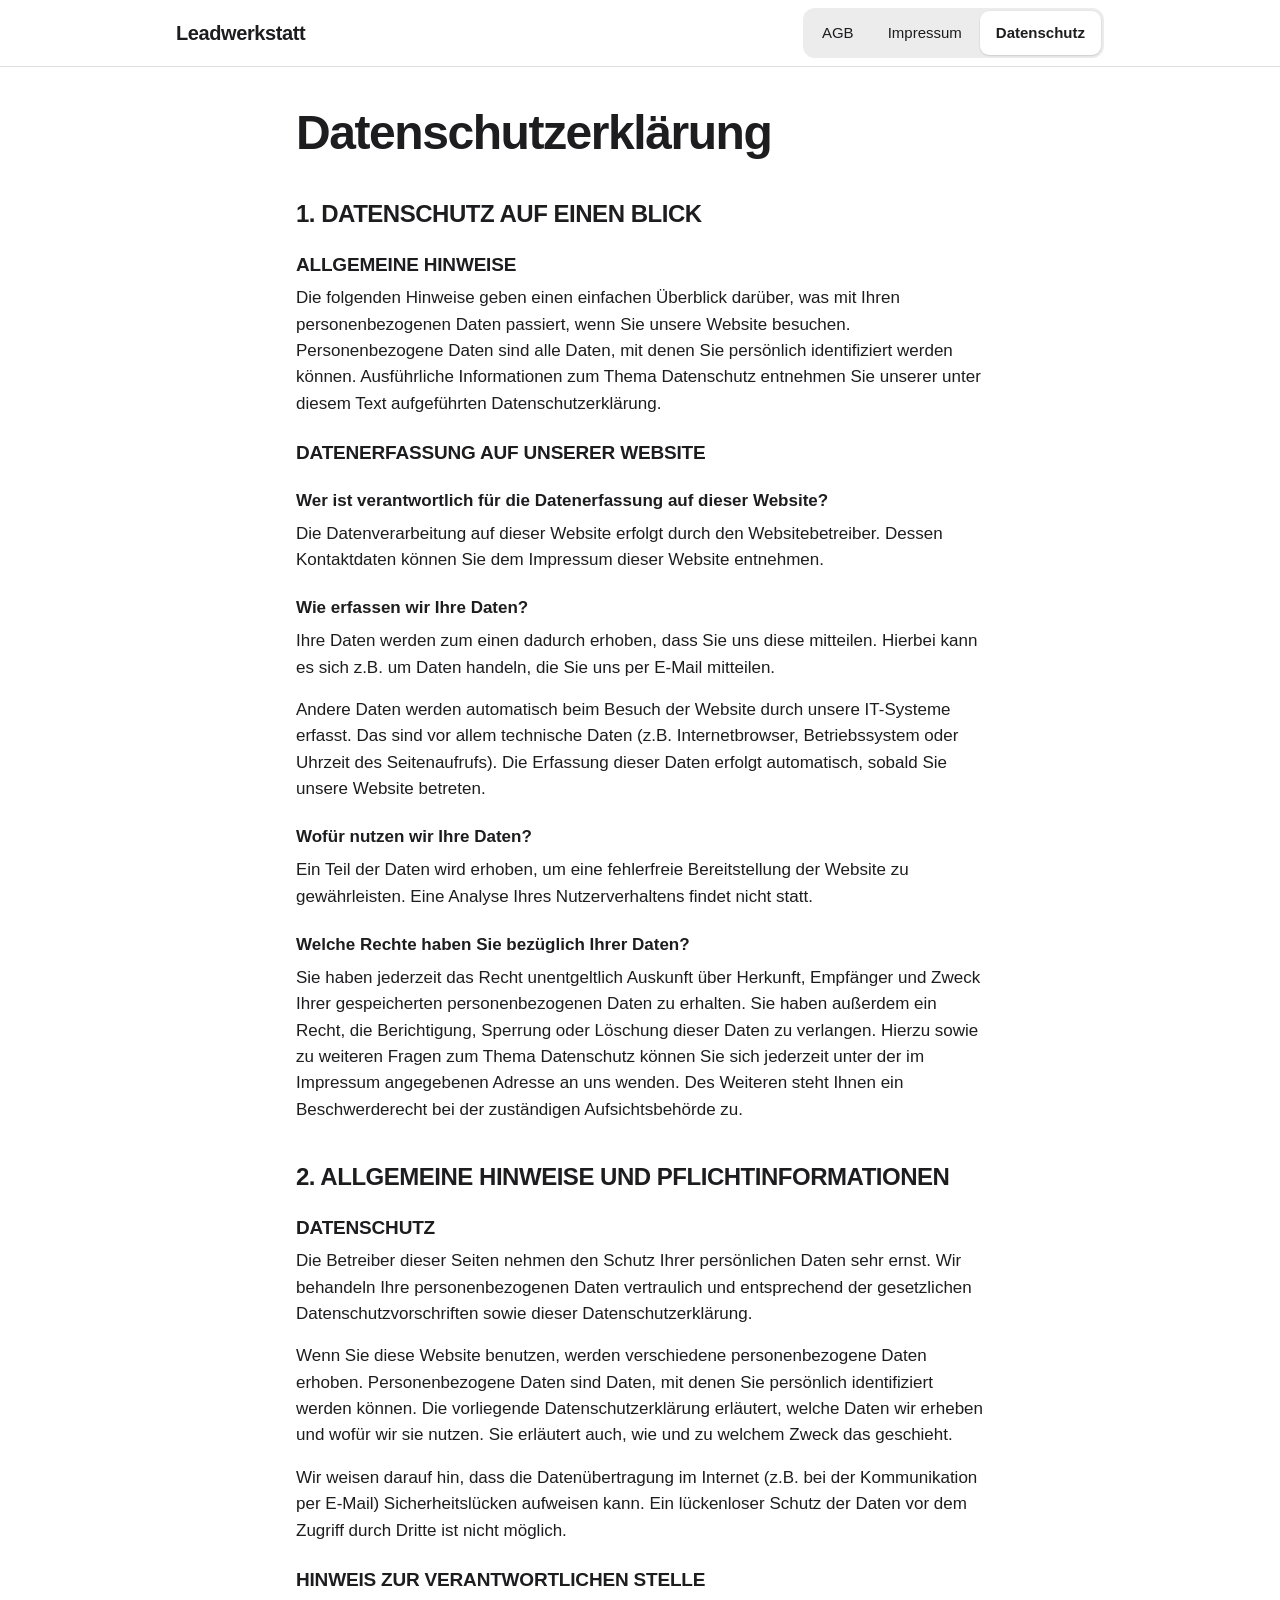
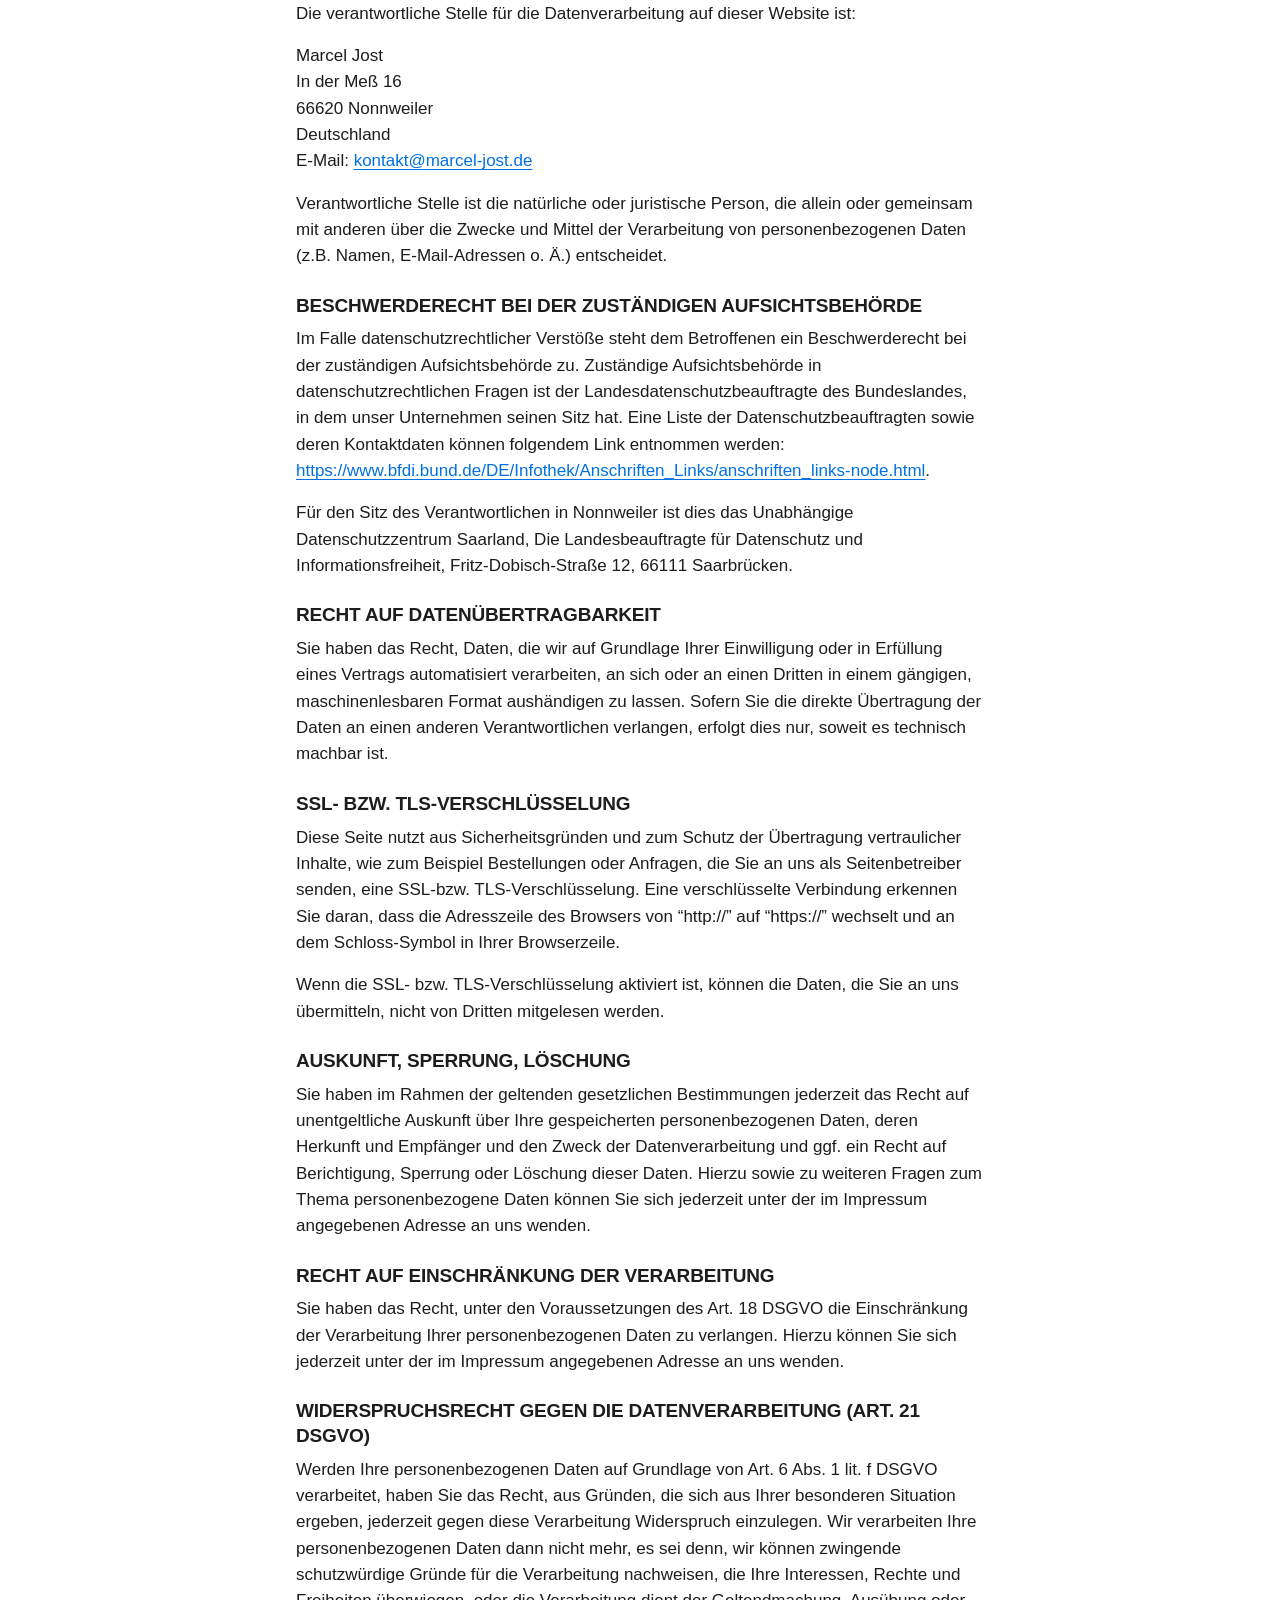
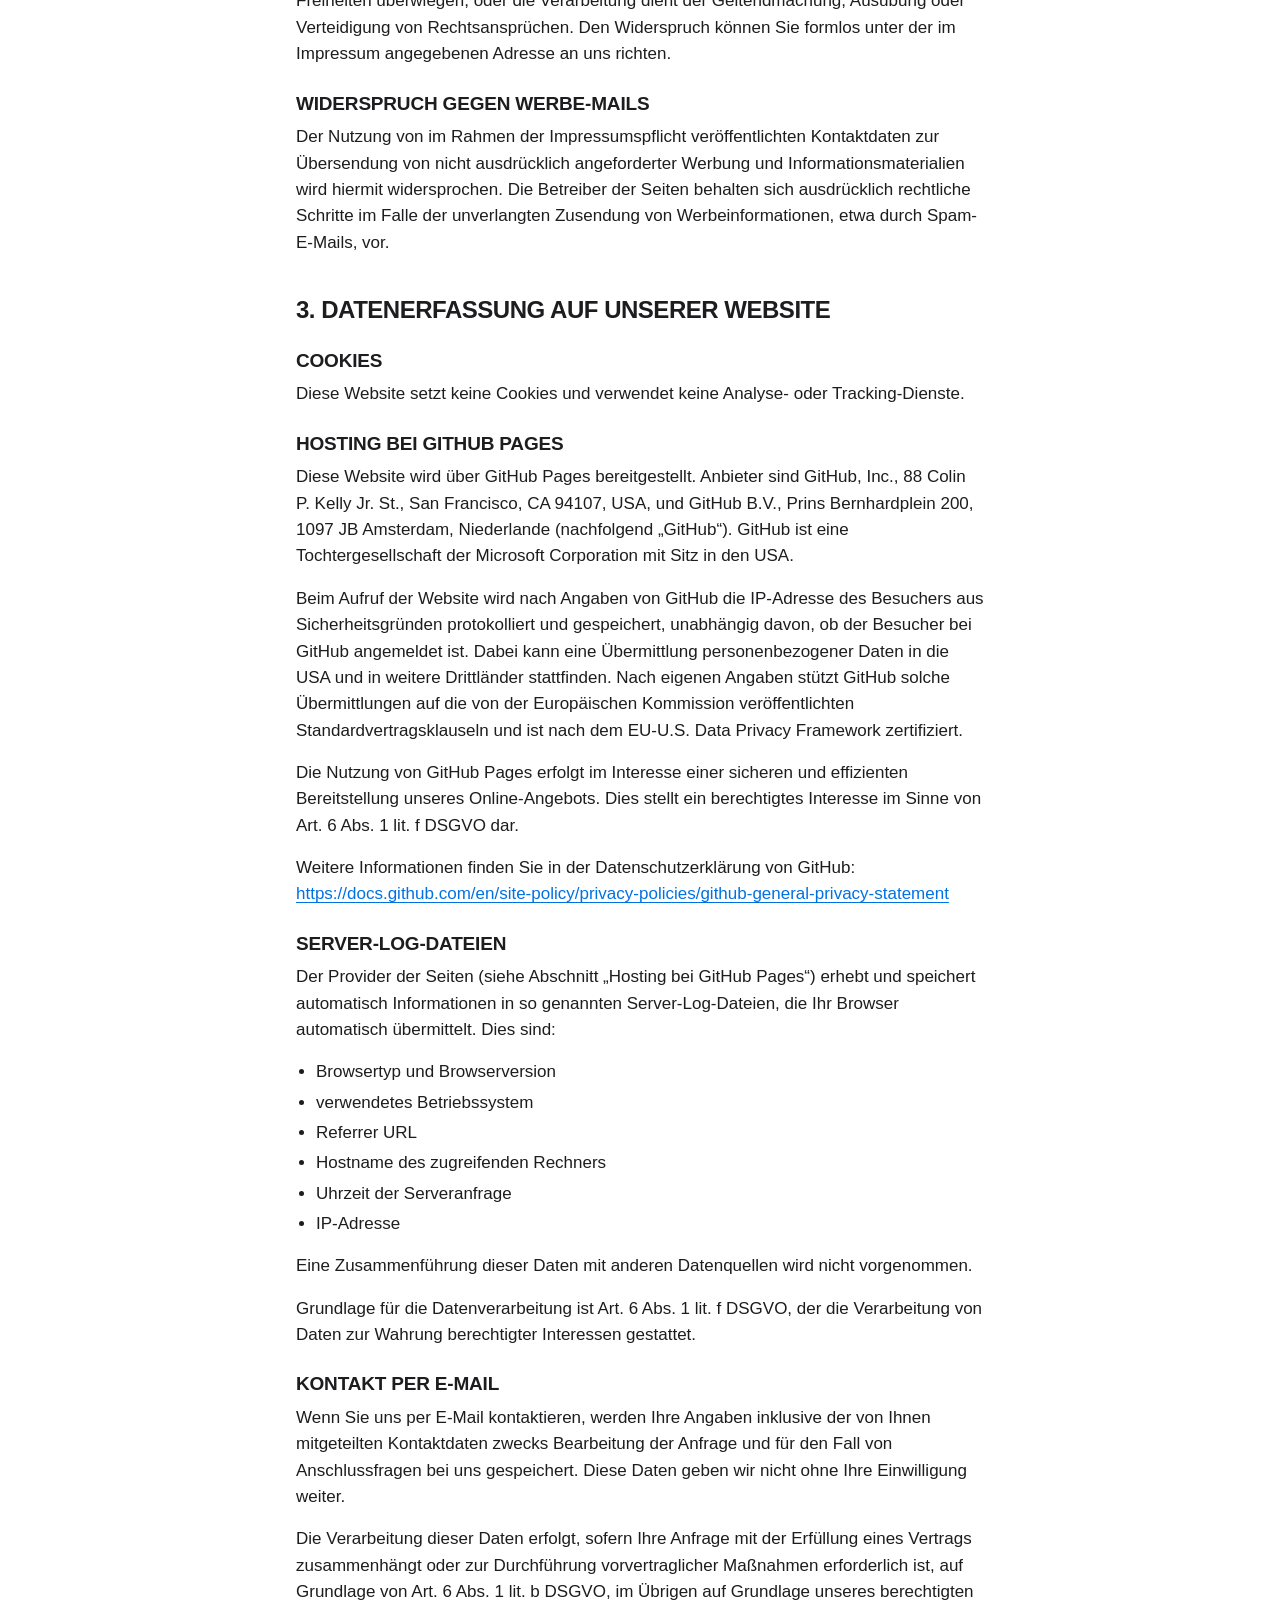
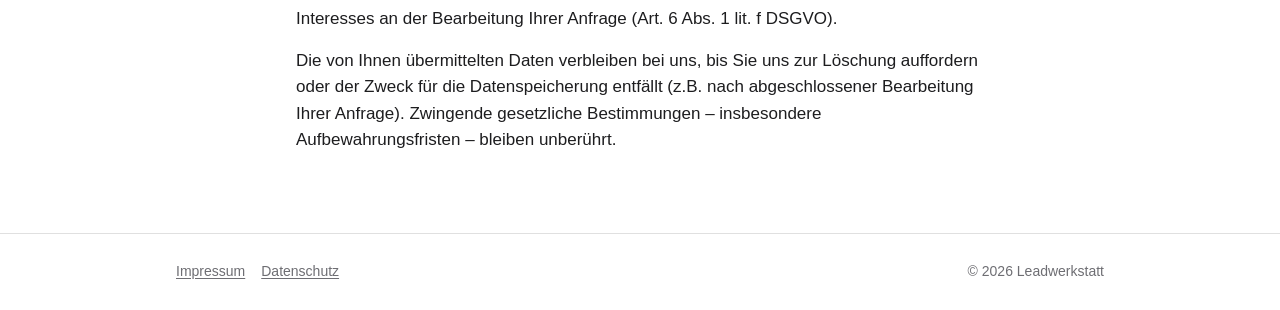
<file: datenschutz/index.html>
<!DOCTYPE html>
<html lang="de">
<head>
  <meta charset="utf-8">
  <meta http-equiv="Content-Security-Policy" content="default-src 'self'; style-src 'self'; img-src 'self' data:; base-uri 'none'; form-action 'none'">
  <meta name="viewport" content="width=device-width, initial-scale=1">
  <meta name="referrer" content="no-referrer">
  <meta name="robots" content="noindex">
  <meta name="color-scheme" content="light">
  <title>Datenschutzerklärung – Leadwerkstatt</title>
  <meta name="description" content="Datenschutzerklärung der Leadwerkstatt.">
  <link rel="icon" href="data:,">
  <link rel="stylesheet" href="../assets/style.css">
</head>
<body>
  <a class="skip" href="#inhalt">Zum Inhalt springen</a>
  <header class="kopf">
    <div class="kopf-innen">
      <a class="logo" href="../index.html">Leadwerkstatt</a>
      <nav aria-label="Rechtliche Seiten">
        <div class="segmente">
          <a href="../agb/index.html">AGB</a>
          <a href="../impressum/index.html">Impressum</a>
          <a href="../datenschutz/index.html" aria-current="page">Datenschutz</a>
        </div>
      </nav>
    </div>
  </header>
  <main id="inhalt">
    <h1>Datenschutzerklärung</h1>
    <h2>1. DATENSCHUTZ AUF EINEN BLICK</h2>
    <h3>ALLGEMEINE HINWEISE</h3>
    <p>Die folgenden Hinweise geben einen einfachen Überblick darüber, was mit Ihren personenbezogenen Daten passiert, wenn Sie unsere Website besuchen. Personenbezogene Daten sind alle Daten, mit denen Sie persönlich identifiziert werden können. Ausführliche Informationen zum Thema Datenschutz entnehmen Sie unserer unter diesem Text aufgeführten Datenschutzerklärung.</p>
    <h3>DATENERFASSUNG AUF UNSERER WEBSITE</h3>
    <h4>Wer ist verantwortlich für die Datenerfassung auf dieser Website?</h4>
    <p>Die Datenverarbeitung auf dieser Website erfolgt durch den Websitebetreiber. Dessen Kontaktdaten können Sie dem Impressum dieser Website entnehmen.</p>
    <h4>Wie erfassen wir Ihre Daten?</h4>
    <p>Ihre Daten werden zum einen dadurch erhoben, dass Sie uns diese mitteilen. Hierbei kann es sich z.B. um Daten handeln, die Sie uns per E-Mail mitteilen.</p>
    <p>Andere Daten werden automatisch beim Besuch der Website durch unsere IT-Systeme erfasst. Das sind vor allem technische Daten (z.B. Internetbrowser, Betriebssystem oder Uhrzeit des Seitenaufrufs). Die Erfassung dieser Daten erfolgt automatisch, sobald Sie unsere Website betreten.</p>
    <h4>Wofür nutzen wir Ihre Daten?</h4>
    <p>Ein Teil der Daten wird erhoben, um eine fehlerfreie Bereitstellung der Website zu gewährleisten. Eine Analyse Ihres Nutzerverhaltens findet nicht statt.</p>
    <h4>Welche Rechte haben Sie bezüglich Ihrer Daten?</h4>
    <p>Sie haben jederzeit das Recht unentgeltlich Auskunft über Herkunft, Empfänger und Zweck Ihrer gespeicherten personenbezogenen Daten zu erhalten. Sie haben außerdem ein Recht, die Berichtigung, Sperrung oder Löschung dieser Daten zu verlangen. Hierzu sowie zu weiteren Fragen zum Thema Datenschutz können Sie sich jederzeit unter der im Impressum angegebenen Adresse an uns wenden. Des Weiteren steht Ihnen ein Beschwerderecht bei der zuständigen Aufsichtsbehörde zu.</p>
    <h2>2. ALLGEMEINE HINWEISE UND PFLICHTINFORMATIONEN</h2>
    <h3>DATENSCHUTZ</h3>
    <p>Die Betreiber dieser Seiten nehmen den Schutz Ihrer persönlichen Daten sehr ernst. Wir behandeln Ihre personenbezogenen Daten vertraulich und entsprechend der gesetzlichen Datenschutzvorschriften sowie dieser Datenschutzerklärung.</p>
    <p>Wenn Sie diese Website benutzen, werden verschiedene personenbezogene Daten erhoben. Personenbezogene Daten sind Daten, mit denen Sie persönlich identifiziert werden können. Die vorliegende Datenschutzerklärung erläutert, welche Daten wir erheben und wofür wir sie nutzen. Sie erläutert auch, wie und zu welchem Zweck das geschieht.</p>
    <p>Wir weisen darauf hin, dass die Datenübertragung im Internet (z.B. bei der Kommunikation per E-Mail) Sicherheitslücken aufweisen kann. Ein lückenloser Schutz der Daten vor dem Zugriff durch Dritte ist nicht möglich.</p>
    <h3>HINWEIS ZUR VERANTWORTLICHEN STELLE</h3>
    <p>Die verantwortliche Stelle für die Datenverarbeitung auf dieser Website ist:</p>
    <address>Marcel Jost<br>
In der Meß 16<br>
66620 Nonnweiler<br>
Deutschland<br>
E-Mail: <a href="mailto:kontakt@marcel-jost.de">kontakt@marcel-jost.de</a></address>
    <p>Verantwortliche Stelle ist die natürliche oder juristische Person, die allein oder gemeinsam mit anderen über die Zwecke und Mittel der Verarbeitung von personenbezogenen Daten (z.B. Namen, E-Mail-Adressen o. Ä.) entscheidet.</p>
    <h3>BESCHWERDERECHT BEI DER ZUSTÄNDIGEN AUFSICHTSBEHÖRDE</h3>
    <p>Im Falle datenschutzrechtlicher Verstöße steht dem Betroffenen ein Beschwerderecht bei der zuständigen Aufsichtsbehörde zu. Zuständige Aufsichtsbehörde in datenschutzrechtlichen Fragen ist der Landesdatenschutzbeauftragte des Bundeslandes, in dem unser Unternehmen seinen Sitz hat. Eine Liste der Datenschutzbeauftragten sowie deren Kontaktdaten können folgendem Link entnommen werden: <a href="https://www.bfdi.bund.de/DE/Infothek/Anschriften_Links/anschriften_links-node.html" rel="noopener noreferrer">https://www.bfdi.bund.de/DE/Infothek/Anschriften_Links/anschriften_links-node.html</a>.</p>
    <p>Für den Sitz des Verantwortlichen in Nonnweiler ist dies das Unabhängige Datenschutzzentrum Saarland, Die Landesbeauftragte für Datenschutz und Informationsfreiheit, Fritz-Dobisch-Straße 12, 66111 Saarbrücken.</p>
    <h3>RECHT AUF DATENÜBERTRAGBARKEIT</h3>
    <p>Sie haben das Recht, Daten, die wir auf Grundlage Ihrer Einwilligung oder in Erfüllung eines Vertrags automatisiert verarbeiten, an sich oder an einen Dritten in einem gängigen, maschinenlesbaren Format aushändigen zu lassen. Sofern Sie die direkte Übertragung der Daten an einen anderen Verantwortlichen verlangen, erfolgt dies nur, soweit es technisch machbar ist.</p>
    <h3>SSL- BZW. TLS-VERSCHLÜSSELUNG</h3>
    <p>Diese Seite nutzt aus Sicherheitsgründen und zum Schutz der Übertragung vertraulicher Inhalte, wie zum Beispiel Bestellungen oder Anfragen, die Sie an uns als Seitenbetreiber senden, eine SSL-bzw. TLS-Verschlüsselung. Eine verschlüsselte Verbindung erkennen Sie daran, dass die Adresszeile des Browsers von “http://” auf “https://” wechselt und an dem Schloss-Symbol in Ihrer Browserzeile.</p>
    <p>Wenn die SSL- bzw. TLS-Verschlüsselung aktiviert ist, können die Daten, die Sie an uns übermitteln, nicht von Dritten mitgelesen werden.</p>
    <h3>AUSKUNFT, SPERRUNG, LÖSCHUNG</h3>
    <p>Sie haben im Rahmen der geltenden gesetzlichen Bestimmungen jederzeit das Recht auf unentgeltliche Auskunft über Ihre gespeicherten personenbezogenen Daten, deren Herkunft und Empfänger und den Zweck der Datenverarbeitung und ggf. ein Recht auf Berichtigung, Sperrung oder Löschung dieser Daten. Hierzu sowie zu weiteren Fragen zum Thema personenbezogene Daten können Sie sich jederzeit unter der im Impressum angegebenen Adresse an uns wenden.</p>
    <h3>RECHT AUF EINSCHRÄNKUNG DER VERARBEITUNG</h3>
    <p>Sie haben das Recht, unter den Voraussetzungen des Art. 18 DSGVO die Einschränkung der Verarbeitung Ihrer personenbezogenen Daten zu verlangen. Hierzu können Sie sich jederzeit unter der im Impressum angegebenen Adresse an uns wenden.</p>
    <h3>WIDERSPRUCHSRECHT GEGEN DIE DATENVERARBEITUNG (ART. 21 DSGVO)</h3>
    <p>Werden Ihre personenbezogenen Daten auf Grundlage von Art. 6 Abs. 1 lit. f DSGVO verarbeitet, haben Sie das Recht, aus Gründen, die sich aus Ihrer besonderen Situation ergeben, jederzeit gegen diese Verarbeitung Widerspruch einzulegen. Wir verarbeiten Ihre personenbezogenen Daten dann nicht mehr, es sei denn, wir können zwingende schutzwürdige Gründe für die Verarbeitung nachweisen, die Ihre Interessen, Rechte und Freiheiten überwiegen, oder die Verarbeitung dient der Geltendmachung, Ausübung oder Verteidigung von Rechtsansprüchen. Den Widerspruch können Sie formlos unter der im Impressum angegebenen Adresse an uns richten.</p>
    <h3>WIDERSPRUCH GEGEN WERBE-MAILS</h3>
    <p>Der Nutzung von im Rahmen der Impressumspflicht veröffentlichten Kontaktdaten zur Übersendung von nicht ausdrücklich angeforderter Werbung und Informationsmaterialien wird hiermit widersprochen. Die Betreiber der Seiten behalten sich ausdrücklich rechtliche Schritte im Falle der unverlangten Zusendung von Werbeinformationen, etwa durch Spam-E-Mails, vor.</p>
    <h2>3. DATENERFASSUNG AUF UNSERER WEBSITE</h2>
    <h3>COOKIES</h3>
    <p>Diese Website setzt keine Cookies und verwendet keine Analyse- oder Tracking-Dienste.</p>
    <h3>HOSTING BEI GITHUB PAGES</h3>
    <p>Diese Website wird über GitHub Pages bereitgestellt. Anbieter sind GitHub, Inc., 88 Colin P. Kelly Jr. St., San Francisco, CA 94107, USA, und GitHub B.V., Prins Bernhardplein 200, 1097 JB Amsterdam, Niederlande (nachfolgend „GitHub“). GitHub ist eine Tochtergesellschaft der Microsoft Corporation mit Sitz in den USA.</p>
    <p>Beim Aufruf der Website wird nach Angaben von GitHub die IP-Adresse des Besuchers aus Sicherheitsgründen protokolliert und gespeichert, unabhängig davon, ob der Besucher bei GitHub angemeldet ist. Dabei kann eine Übermittlung personenbezogener Daten in die USA und in weitere Drittländer stattfinden. Nach eigenen Angaben stützt GitHub solche Übermittlungen auf die von der Europäischen Kommission veröffentlichten Standardvertragsklauseln und ist nach dem EU-U.S. Data Privacy Framework zertifiziert.</p>
    <p>Die Nutzung von GitHub Pages erfolgt im Interesse einer sicheren und effizienten Bereitstellung unseres Online-Angebots. Dies stellt ein berechtigtes Interesse im Sinne von Art. 6 Abs. 1 lit. f DSGVO dar.</p>
    <p>Weitere Informationen finden Sie in der Datenschutzerklärung von GitHub: <a href="https://docs.github.com/en/site-policy/privacy-policies/github-general-privacy-statement" rel="noopener noreferrer">https://docs.github.com/en/site-policy/privacy-policies/github-general-privacy-statement</a></p>
    <h3>SERVER-LOG-DATEIEN</h3>
    <p>Der Provider der Seiten (siehe Abschnitt „Hosting bei GitHub Pages“) erhebt und speichert automatisch Informationen in so genannten Server-Log-Dateien, die Ihr Browser automatisch übermittelt. Dies sind:</p>
    <ul>
      <li>Browsertyp und Browserversion</li>
      <li>verwendetes Betriebssystem</li>
      <li>Referrer URL</li>
      <li>Hostname des zugreifenden Rechners</li>
      <li>Uhrzeit der Serveranfrage</li>
      <li>IP-Adresse</li>
    </ul>
    <p>Eine Zusammenführung dieser Daten mit anderen Datenquellen wird nicht vorgenommen.</p>
    <p>Grundlage für die Datenverarbeitung ist Art. 6 Abs. 1 lit. f DSGVO, der die Verarbeitung von Daten zur Wahrung berechtigter Interessen gestattet.</p>
    <h3>KONTAKT PER E-MAIL</h3>
    <p>Wenn Sie uns per E-Mail kontaktieren, werden Ihre Angaben inklusive der von Ihnen mitgeteilten Kontaktdaten zwecks Bearbeitung der Anfrage und für den Fall von Anschlussfragen bei uns gespeichert. Diese Daten geben wir nicht ohne Ihre Einwilligung weiter.</p>
    <p>Die Verarbeitung dieser Daten erfolgt, sofern Ihre Anfrage mit der Erfüllung eines Vertrags zusammenhängt oder zur Durchführung vorvertraglicher Maßnahmen erforderlich ist, auf Grundlage von Art. 6 Abs. 1 lit. b DSGVO, im Übrigen auf Grundlage unseres berechtigten Interesses an der Bearbeitung Ihrer Anfrage (Art. 6 Abs. 1 lit. f DSGVO).</p>
    <p>Die von Ihnen übermittelten Daten verbleiben bei uns, bis Sie uns zur Löschung auffordern oder der Zweck für die Datenspeicherung entfällt (z.B. nach abgeschlossener Bearbeitung Ihrer Anfrage). Zwingende gesetzliche Bestimmungen – insbesondere Aufbewahrungsfristen – bleiben unberührt.</p>
  </main>
  <footer class="fuss">
    <div class="fuss-innen">
      <nav aria-label="Rechtliches">
        <a href="../impressum/index.html">Impressum</a>
        <a href="../datenschutz/index.html">Datenschutz</a>
      </nav>
      <p>© 2026 Leadwerkstatt</p>
    </div>
  </footer>
</body>
</html>
</file>
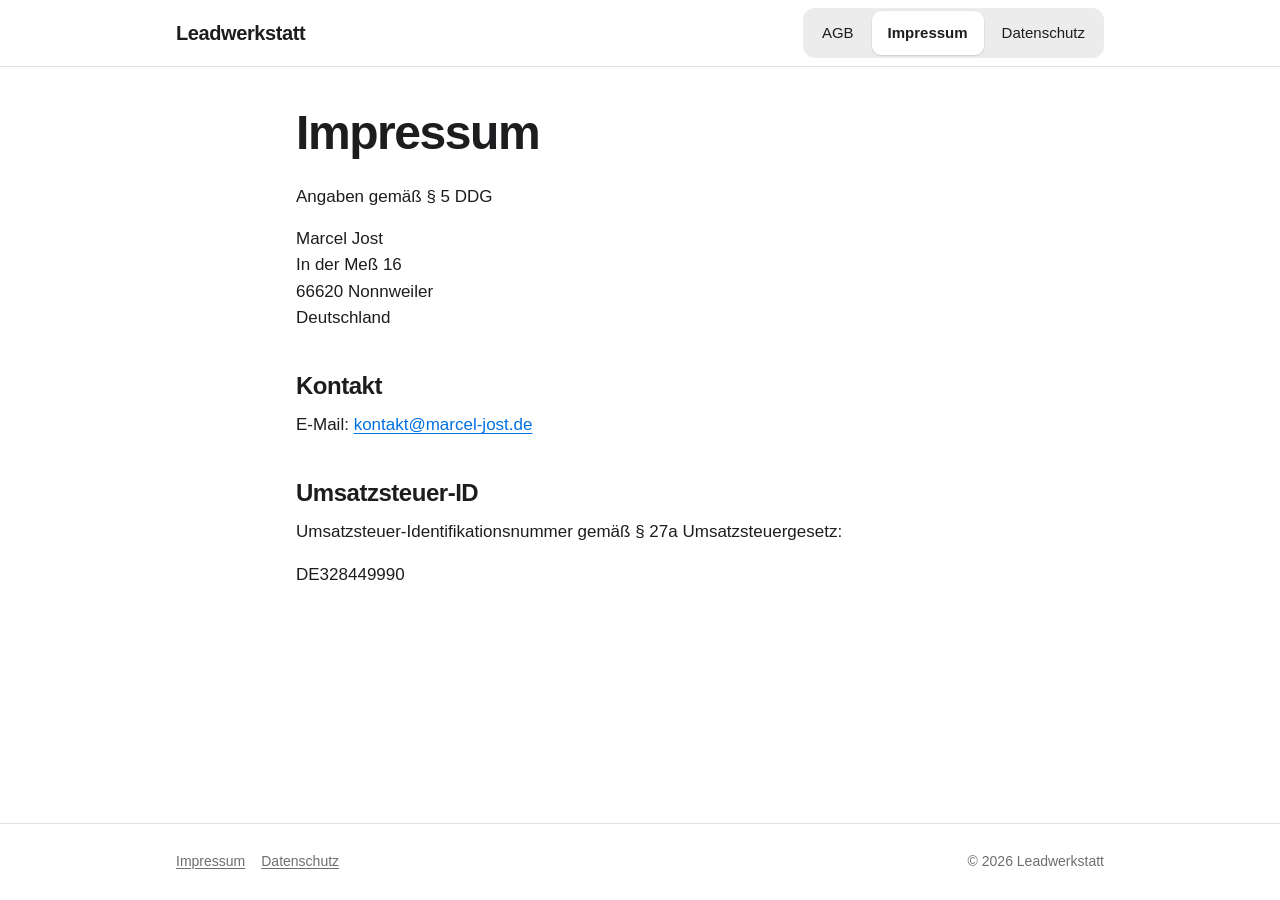
<file: impressum/index.html>
<!DOCTYPE html>
<html lang="de">
<head>
  <meta charset="utf-8">
  <meta http-equiv="Content-Security-Policy" content="default-src 'self'; style-src 'self'; img-src 'self' data:; base-uri 'none'; form-action 'none'">
  <meta name="viewport" content="width=device-width, initial-scale=1">
  <meta name="referrer" content="no-referrer">
  <meta name="robots" content="noindex">
  <meta name="color-scheme" content="light">
  <title>Impressum – Leadwerkstatt</title>
  <meta name="description" content="Impressum der Leadwerkstatt.">
  <link rel="icon" href="data:,">
  <link rel="stylesheet" href="../assets/style.css">
</head>
<body>
  <a class="skip" href="#inhalt">Zum Inhalt springen</a>
  <header class="kopf">
    <div class="kopf-innen">
      <a class="logo" href="../index.html">Leadwerkstatt</a>
      <nav aria-label="Rechtliche Seiten">
        <div class="segmente">
          <a href="../agb/index.html">AGB</a>
          <a href="../impressum/index.html" aria-current="page">Impressum</a>
          <a href="../datenschutz/index.html">Datenschutz</a>
        </div>
      </nav>
    </div>
  </header>
  <main id="inhalt">
    <h1>Impressum</h1>
    <p>Angaben gemäß § 5 DDG</p>
    <address>Marcel Jost<br>
In der Meß 16<br>
66620 Nonnweiler<br>
Deutschland</address>
    <h2>Kontakt</h2>
    <p>E-Mail: <a href="mailto:kontakt@marcel-jost.de">kontakt@marcel-jost.de</a></p>
    <h2>Umsatzsteuer-ID</h2>
    <p>Umsatzsteuer-Identifikationsnummer gemäß § 27a Umsatzsteuergesetz:</p>
    <p>DE328449990</p>
  </main>
  <footer class="fuss">
    <div class="fuss-innen">
      <nav aria-label="Rechtliches">
        <a href="../impressum/index.html">Impressum</a>
        <a href="../datenschutz/index.html">Datenschutz</a>
      </nav>
      <p>© 2026 Leadwerkstatt</p>
    </div>
  </footer>
</body>
</html>
</file>
<file: assets/style.css>
/* Leadwerkstatt – Rechtliche Informationen
   Branding: Farben, Abstände und Radien ausschließlich hier in :root ändern. */

:root {
  /* Schrift */
  --schrift: -apple-system, BlinkMacSystemFont, "SF Pro Text", "Helvetica Neue", Helvetica, Arial, sans-serif;
  --schriftgroesse: 1.0625rem;
  --zeilenhoehe: 1.55;

  /* Farben (nur heller Modus, bewusst ohne Dunkelmodus) */
  --farbe-hintergrund: #ffffff;
  --farbe-hintergrund-sekundaer: #f5f5f7;
  --farbe-karte: #ffffff;
  --farbe-text: #1d1d1f;
  --farbe-text-sekundaer: #6e6e73;
  --farbe-akzent: #0071e3;
  --farbe-linie: rgba(0, 0, 0, 0.12);
  --farbe-kopf: rgba(255, 255, 255, 0.72);
  --farbe-kopf-fallback: #ffffff;
  --farbe-spur: rgba(118, 118, 128, 0.14);
  --farbe-segment-aktiv: #ffffff;
  --farbe-segment-aktiv-text: #1d1d1f;
  --farbe-hover: rgba(0, 0, 0, 0.04);
  --farbe-marker: #ffe14d;
  --farbe-marker-text: #1d1d1f;
  --farbe-marker-rand: #b38f00;

  /* Radien */
  --radius-s: 10px;
  --radius-m: 12px;
  --radius-l: 18px;

  /* Abstände */
  --abstand-1: 0.25rem;
  --abstand-2: 0.5rem;
  --abstand-3: 0.75rem;
  --abstand-4: 1rem;
  --abstand-5: 1.5rem;
  --abstand-6: 2.5rem;
  --abstand-7: 4rem;

  /* Schatten */
  --schatten-s: 0 1px 2px rgba(0, 0, 0, 0.12), 0 0 0 0.5px rgba(0, 0, 0, 0.04);
  --schatten-m: 0 2px 12px rgba(0, 0, 0, 0.06);

  /* Layout */
  --lesebreite: 720px;
  --kopf-hoehe: 4rem;
  --touch-ziel: 44px;
}

*,
*::before,
*::after {
  box-sizing: border-box;
}

html {
  -webkit-text-size-adjust: 100%;
  text-size-adjust: 100%;
}

@media (prefers-reduced-motion: no-preference) {
  html {
    scroll-behavior: smooth;
  }
}

body {
  margin: 0;
  min-height: 100vh;
  display: flex;
  flex-direction: column;
  font-family: var(--schrift);
  font-size: var(--schriftgroesse);
  line-height: var(--zeilenhoehe);
  color: var(--farbe-text);
  background: var(--farbe-hintergrund);
  -webkit-font-smoothing: antialiased;
}

body.startseite {
  background: var(--farbe-hintergrund-sekundaer);
}

a {
  color: var(--farbe-akzent);
  text-underline-offset: 0.15em;
}

:focus-visible {
  outline: 3px solid var(--farbe-akzent);
  outline-offset: 2px;
  border-radius: var(--radius-s);
}

/* Sprung zum Inhalt */
.skip {
  position: absolute;
  left: var(--abstand-4);
  top: var(--abstand-2);
  z-index: 20;
  padding: var(--abstand-3) var(--abstand-4);
  background: var(--farbe-karte);
  color: var(--farbe-text);
  border-radius: var(--radius-s);
  box-shadow: var(--schatten-s);
  transform: translateY(-300%);
}

.skip:focus {
  transform: none;
}

/* Kopfzeile */
.kopf {
  position: sticky;
  top: 0;
  z-index: 10;
  background: var(--farbe-kopf-fallback);
  border-bottom: 1px solid var(--farbe-linie);
}

@supports ((-webkit-backdrop-filter: blur(1px)) or (backdrop-filter: blur(1px))) {
  .kopf {
    background: var(--farbe-kopf);
    -webkit-backdrop-filter: saturate(180%) blur(20px);
    backdrop-filter: saturate(180%) blur(20px);
  }
}

.kopf-innen {
  max-width: 960px;
  margin: 0 auto;
  padding: var(--abstand-2) var(--abstand-4);
  min-height: var(--kopf-hoehe);
  display: flex;
  flex-wrap: wrap;
  align-items: center;
  justify-content: space-between;
  gap: var(--abstand-2) var(--abstand-4);
}

.logo {
  display: inline-flex;
  align-items: center;
  min-height: var(--touch-ziel);
  font-size: 1.25rem;
  font-weight: 600;
  letter-spacing: -0.02em;
  color: var(--farbe-text);
  text-decoration: none;
}

/* Segmented Control */
.segmente {
  display: flex;
  padding: 3px;
  gap: 2px;
  background: var(--farbe-spur);
  border-radius: var(--radius-m);
}

.segmente a {
  flex: 1 1 auto;
  display: flex;
  align-items: center;
  justify-content: center;
  min-height: var(--touch-ziel);
  min-width: var(--touch-ziel);
  padding: 0 var(--abstand-4);
  font-size: 0.9375rem;
  font-weight: 500;
  color: var(--farbe-text);
  text-decoration: none;
  border-radius: calc(var(--radius-m) - 3px);
  transition: background-color 0.15s ease, box-shadow 0.15s ease;
}

.segmente a:hover {
  background: var(--farbe-hover);
}

.segmente a[aria-current="page"] {
  background: var(--farbe-segment-aktiv);
  color: var(--farbe-segment-aktiv-text);
  font-weight: 600;
  box-shadow: var(--schatten-s);
}

/* Inhalt */
main {
  flex: 1 0 auto;
  width: 100%;
  max-width: var(--lesebreite);
  margin: 0 auto;
  padding: var(--abstand-6) var(--abstand-4) var(--abstand-7);
}

h1 {
  margin: 0 0 var(--abstand-5);
  font-size: clamp(2rem, 6vw, 3rem);
  line-height: 1.1;
  font-weight: 600;
  letter-spacing: -0.03em;
}

h2 {
  margin: var(--abstand-6) 0 var(--abstand-3);
  font-size: 1.5rem;
  line-height: 1.2;
  font-weight: 600;
  letter-spacing: -0.02em;
}

h3 {
  margin: var(--abstand-5) 0 var(--abstand-2);
  font-size: 1.1875rem;
  line-height: 1.3;
  font-weight: 600;
  letter-spacing: -0.01em;
}

h4 {
  margin: var(--abstand-5) 0 var(--abstand-2);
  font-size: 1.0625rem;
  line-height: 1.35;
  font-weight: 600;
}

p,
address,
ul {
  margin: 0 0 var(--abstand-4);
}

address {
  font-style: normal;
}

h1,
h2,
h3,
h4 {
  scroll-margin-top: calc(var(--kopf-hoehe) + var(--abstand-4));
}

main ul {
  padding-left: 1.25rem;
}

main li {
  margin-bottom: var(--abstand-1);
}

/* Gruppierte Liste (iOS-Stil) */
ul.gruppe {
  list-style: none;
  margin: 0 0 var(--abstand-5);
  padding: 0;
  background: var(--farbe-karte);
  border-radius: var(--radius-l);
  box-shadow: var(--schatten-m);
  overflow: hidden;
}

ul.gruppe li {
  margin: 0;
}

ul.gruppe li + li {
  border-top: 1px solid var(--farbe-linie);
  margin-left: var(--abstand-4);
}

ul.gruppe a {
  display: flex;
  align-items: center;
  justify-content: space-between;
  gap: var(--abstand-4);
  min-height: 3.5rem;
  padding: var(--abstand-2) var(--abstand-4) var(--abstand-2) 0;
  color: var(--farbe-text);
  text-decoration: none;
}

ul.gruppe li:first-child a {
  padding-left: var(--abstand-4);
}

ul.gruppe li + li a {
  padding-left: 0;
}

ul.gruppe a::after {
  content: "";
  flex: none;
  width: 0.5rem;
  height: 0.5rem;
  border-top: 2px solid var(--farbe-text-sekundaer);
  border-right: 2px solid var(--farbe-text-sekundaer);
  transform: rotate(45deg);
}

ul.gruppe a:hover {
  background: var(--farbe-hover);
}

ul.gruppe a:focus-visible {
  outline-offset: -3px;
}

.startseite ul.gruppe li + li {
  margin-left: var(--abstand-4);
}

/* Beschriftung über Listen */
.hinweis-titel {
  margin: var(--abstand-5) 0 var(--abstand-2);
  padding-left: var(--abstand-4);
  font-size: 0.8125rem;
  letter-spacing: 0.02em;
  text-transform: uppercase;
  color: var(--farbe-text-sekundaer);
}

/* AGB */
.abschnitt {
  margin-top: var(--abstand-7);
  padding-top: var(--abstand-6);
  border-top: 1px solid var(--farbe-linie);
}

.abschnitt > h2 {
  margin-top: 0;
  font-size: clamp(1.5rem, 4.5vw, 2rem);
  letter-spacing: -0.025em;
}

.inhalt {
  margin: 0 0 var(--abstand-6);
  padding: var(--abstand-4) var(--abstand-5);
  background: var(--farbe-hintergrund-sekundaer);
  border-radius: var(--radius-l);
}

.inhalt h3 {
  margin: 0 0 var(--abstand-2);
  font-size: 0.8125rem;
  font-weight: 600;
  letter-spacing: 0.02em;
  text-transform: uppercase;
  color: var(--farbe-text-sekundaer);
}

.inhalt ul {
  list-style: none;
  margin: 0;
  padding: 0;
  columns: 15rem 2;
  column-gap: var(--abstand-5);
}

.inhalt li {
  margin: 0;
  break-inside: avoid;
}

.inhalt a {
  display: flex;
  align-items: center;
  min-height: var(--touch-ziel);
  padding: var(--abstand-1) 0;
  text-decoration: none;
}

.inhalt a:hover {
  text-decoration: underline;
}

.agb-text .agb-titel {
  font-size: 1.0625rem;
  font-weight: 600;
}

.agb-text h3 {
  margin-top: var(--abstand-6);
}

.agb-text .zwischentitel {
  margin-bottom: var(--abstand-2);
  font-weight: 600;
}

.agb-text .nummer {
  padding-left: 1.5rem;
  text-indent: -1.5rem;
}

.agb-text .stand {
  margin-top: var(--abstand-6);
  text-align: left;
  font-size: 0.9375rem;
  color: var(--farbe-text-sekundaer);
}

/* Platzhalter (Datenschutz) */
mark.platzhalter {
  padding: 0.05em 0.3em;
  background: var(--farbe-marker);
  color: var(--farbe-marker-text);
  border-bottom: 2px solid var(--farbe-marker-rand);
  border-radius: 4px;
  -webkit-box-decoration-break: clone;
  box-decoration-break: clone;
}

/* Fußzeile */
.fuss {
  flex: none;
  border-top: 1px solid var(--farbe-linie);
  color: var(--farbe-text-sekundaer);
  font-size: 0.875rem;
}

.fuss-innen {
  max-width: 960px;
  margin: 0 auto;
  padding: var(--abstand-4);
  display: flex;
  flex-wrap: wrap;
  align-items: center;
  justify-content: space-between;
  gap: var(--abstand-2) var(--abstand-5);
}

.fuss nav {
  display: flex;
  flex-wrap: wrap;
  gap: 0 var(--abstand-4);
}

.fuss a {
  display: inline-flex;
  align-items: center;
  min-height: var(--touch-ziel);
  color: var(--farbe-text-sekundaer);
}

.fuss p {
  margin: 0;
}

/* Schmale Bildschirme: Segmented Control unter dem Logo, volle Breite */
@media (max-width: 599px) {
  .kopf-innen {
    flex-direction: column;
    align-items: stretch;
    gap: 0;
    padding-bottom: var(--abstand-3);
  }

  .segmente {
    width: 100%;
  }

  .segmente a {
    flex: 1 1 0;
    padding: 0 var(--abstand-2);
    font-size: 0.875rem;
  }

  main {
    padding-top: var(--abstand-5);
  }

  .inhalt {
    padding: var(--abstand-3) var(--abstand-4);
  }
}

@media (prefers-reduced-motion: reduce) {
  * {
    transition: none !important;
    animation: none !important;
  }
}

/* Druck */
@media print {
  :root {
    --farbe-hintergrund: #fff;
    --farbe-text: #000;
    --farbe-text-sekundaer: #333;
    --farbe-linie: #999;
  }

  @page {
    margin: 2cm;
  }

  html,
  body {
    background: #fff;
    color: #000;
  }

  body {
    display: block;
    min-height: 0;
    font-size: 10.5pt;
    line-height: 1.4;
  }

  .skip,
  .kopf,
  .fuss nav,
  .sprung,
  .inhalt {
    display: none !important;
  }

  .fuss {
    border: 0;
    margin-top: 1cm;
    font-size: 9pt;
  }

  .fuss-innen {
    padding: 0;
  }

  main {
    max-width: none;
    padding: 0;
  }

  h1 {
    font-size: 20pt;
  }

  .abschnitt {
    margin-top: 0;
    padding-top: 0;
    border: 0;
  }

  .abschnitt + .abschnitt {
    break-before: page;
  }

  .abschnitt > h2 {
    font-size: 16pt;
  }

  h2,
  h3,
  h4 {
    break-after: avoid;
  }

  p,
  li {
    orphans: 3;
    widows: 3;
  }

  a {
    color: #000;
    text-decoration: none;
  }

  mark.platzhalter {
    -webkit-print-color-adjust: exact;
    print-color-adjust: exact;
  }
}
</file>
